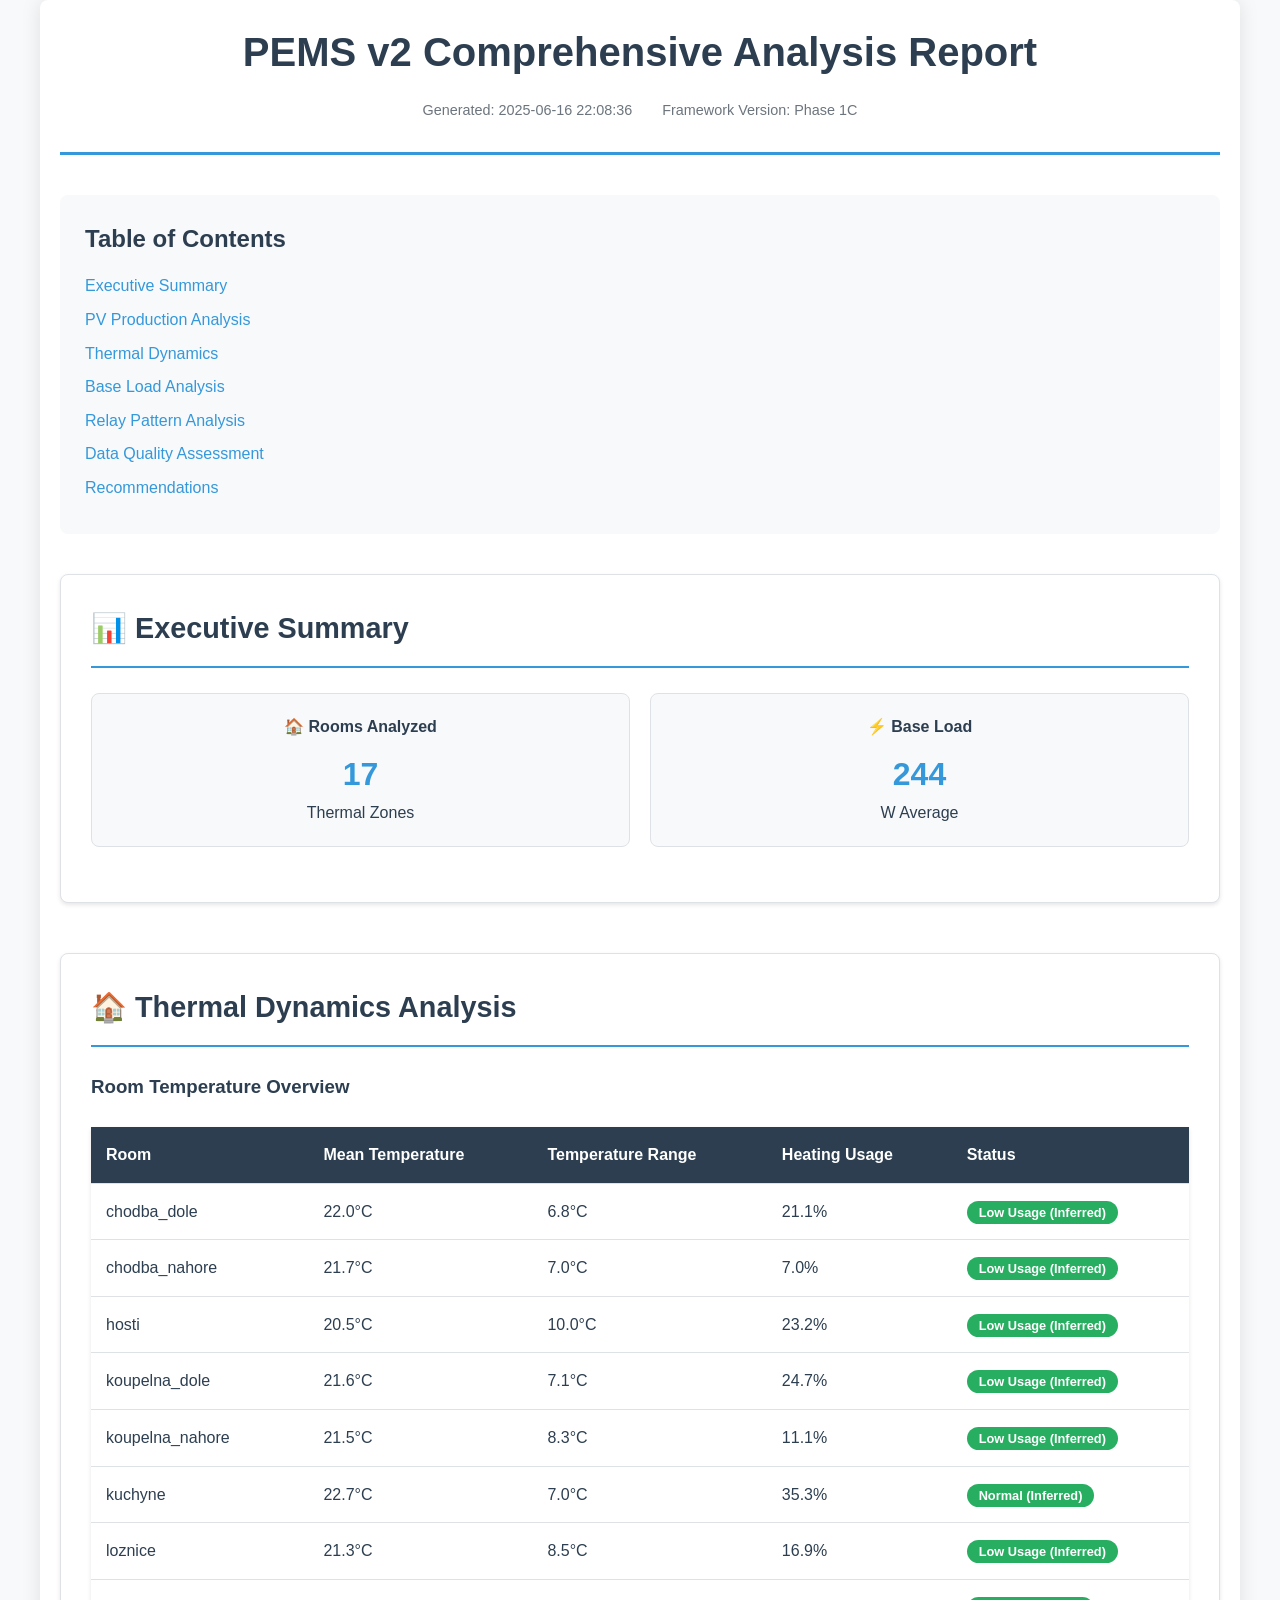
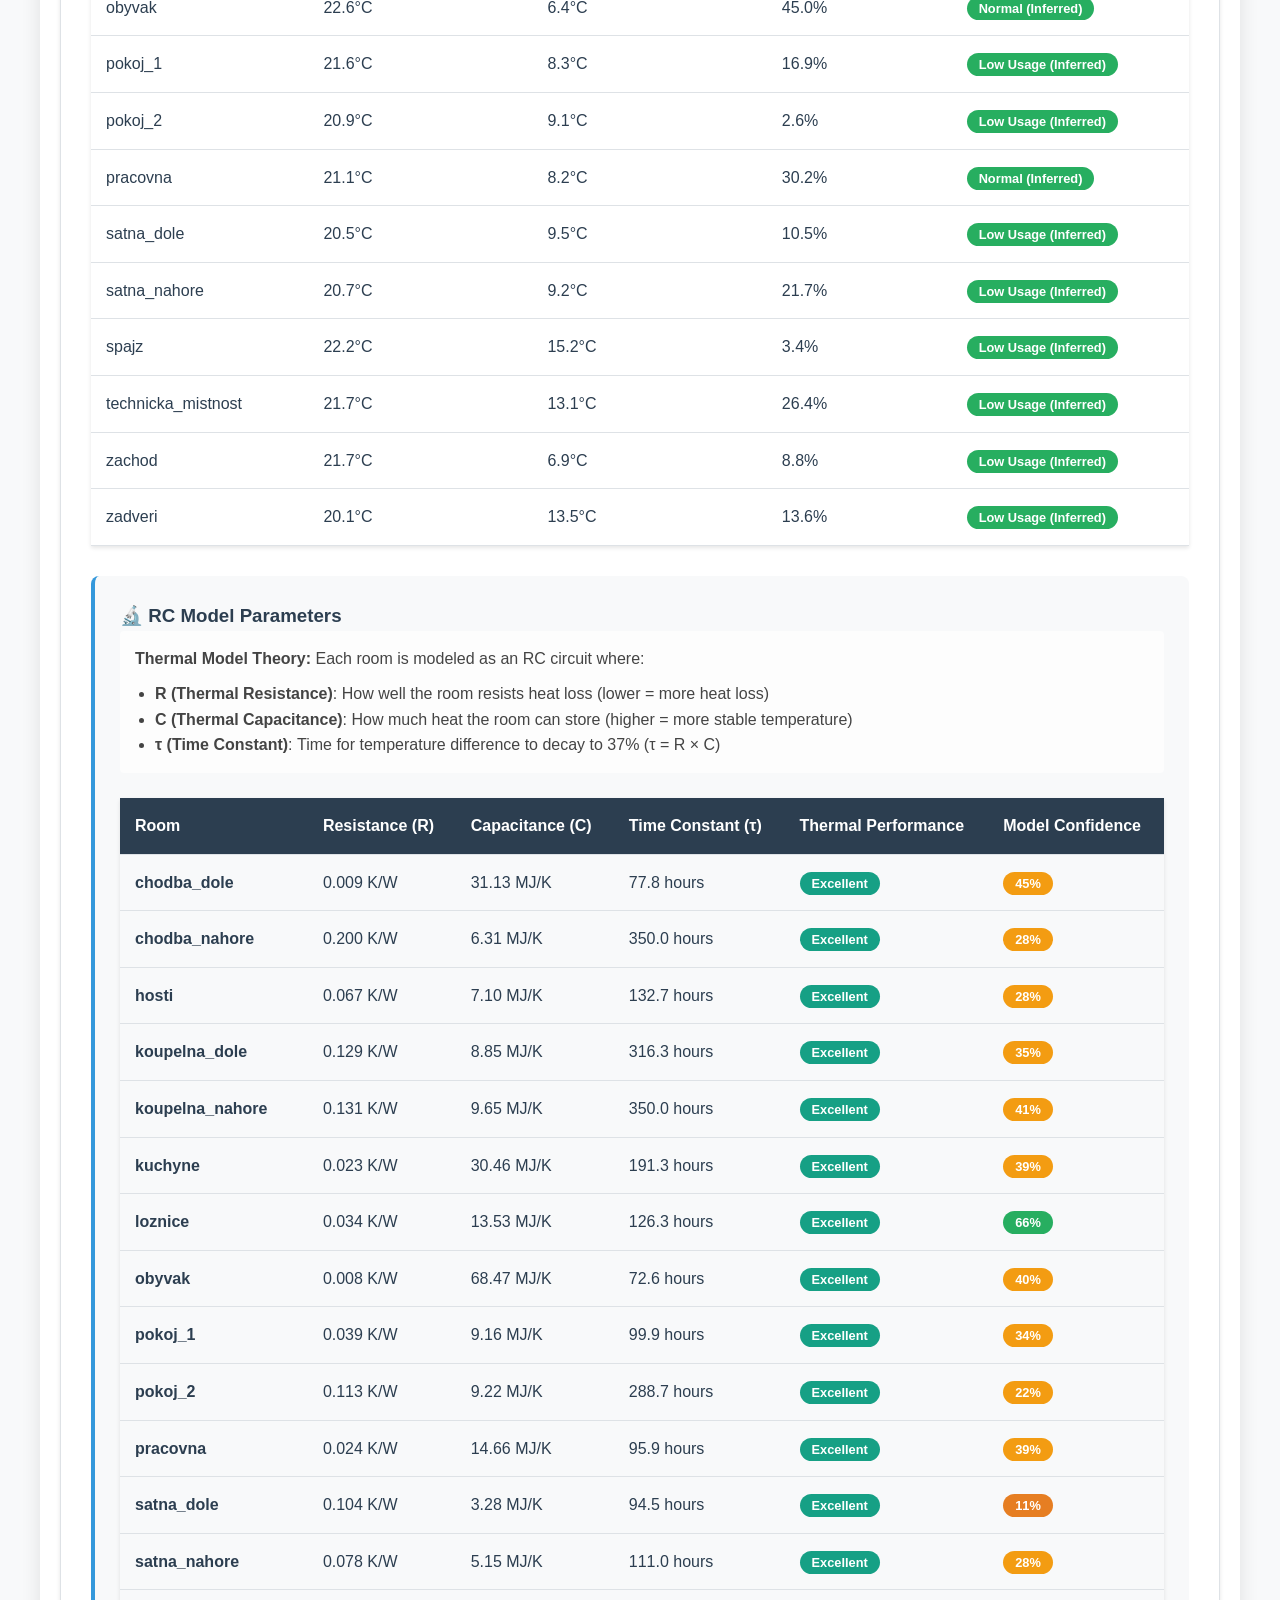
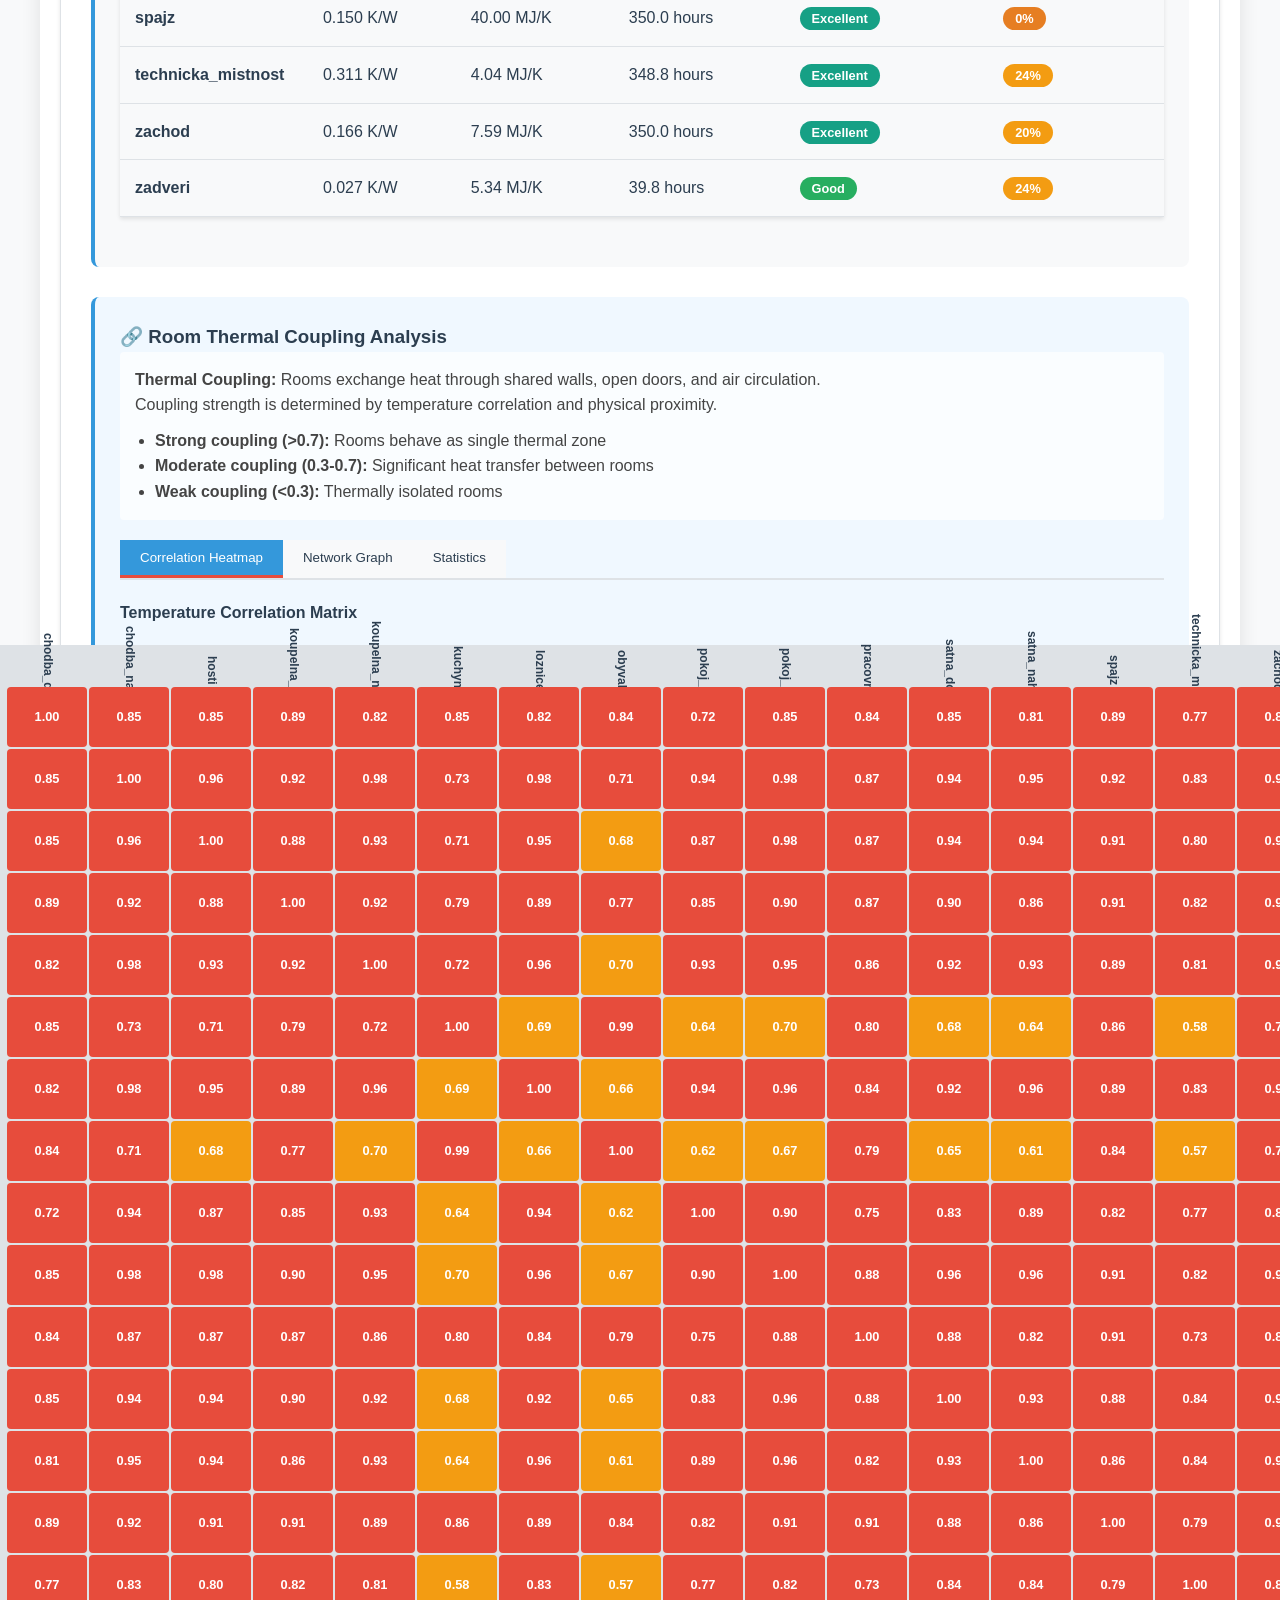
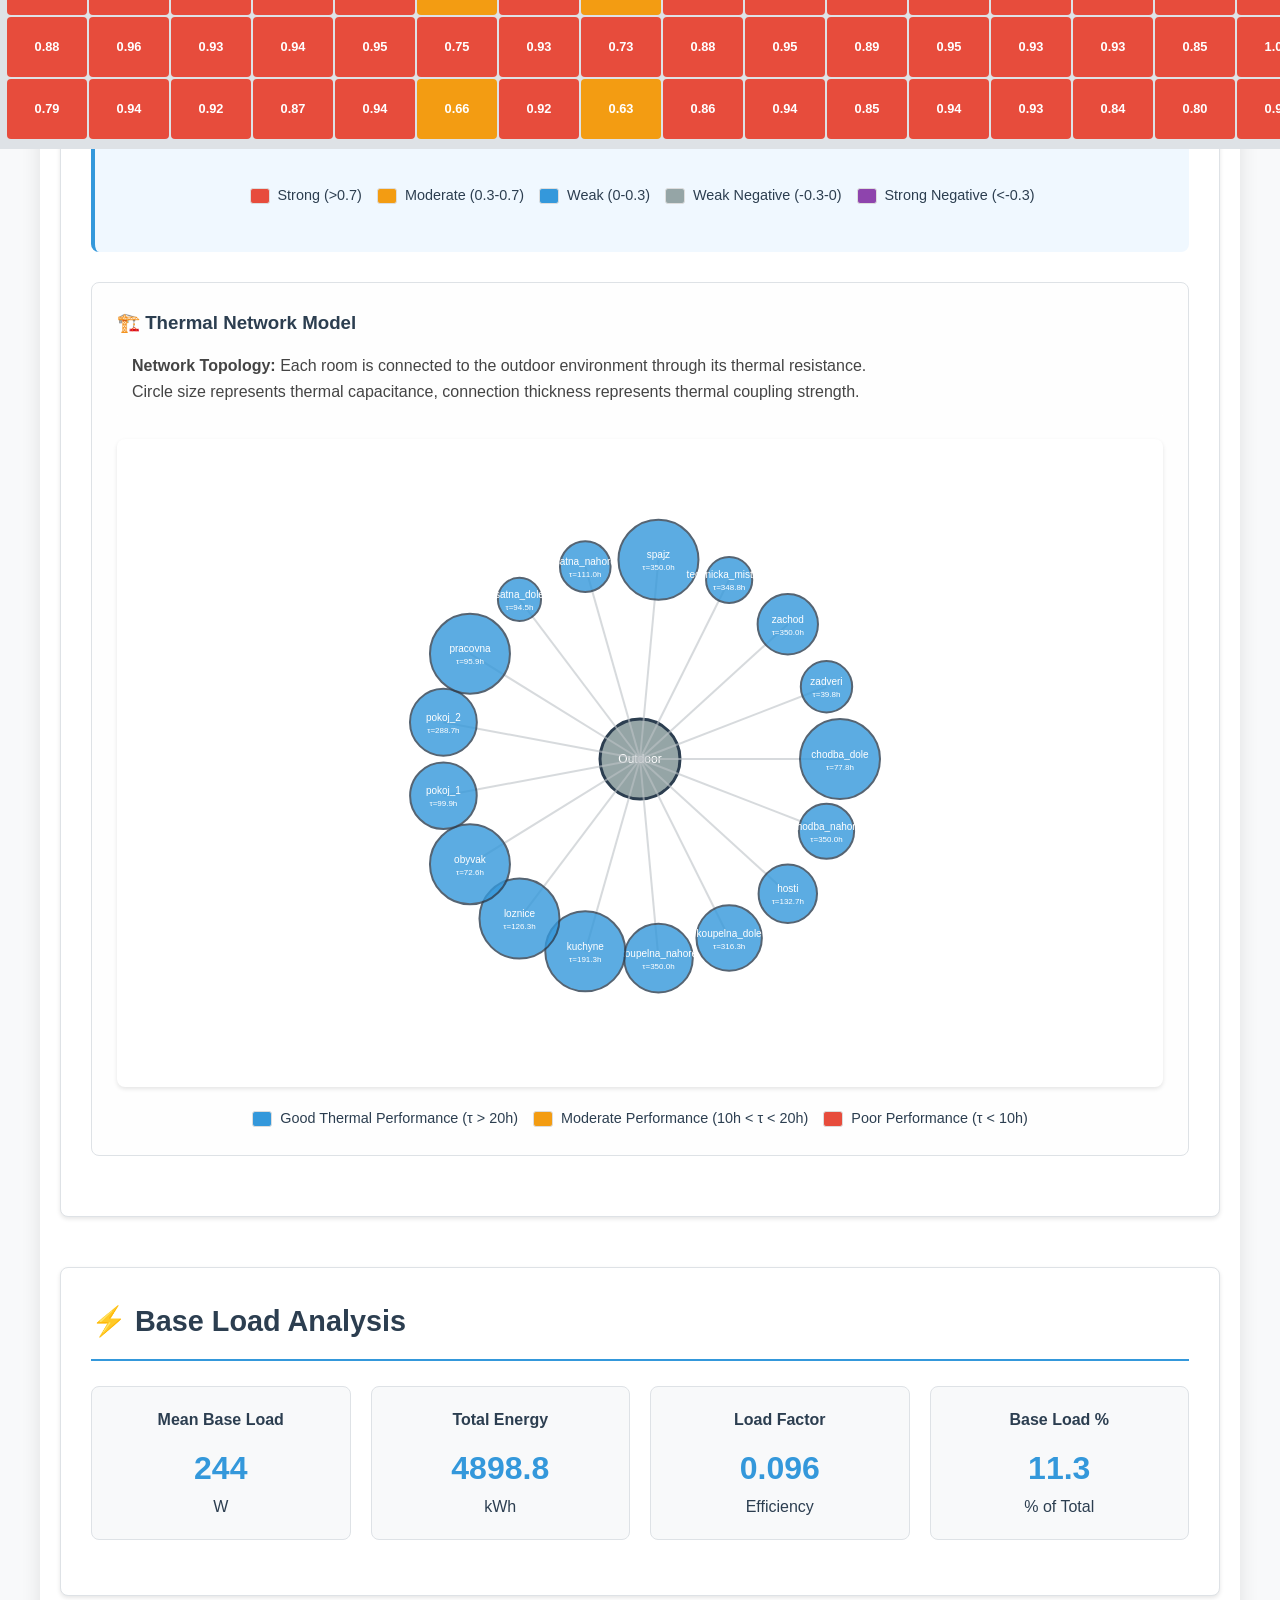
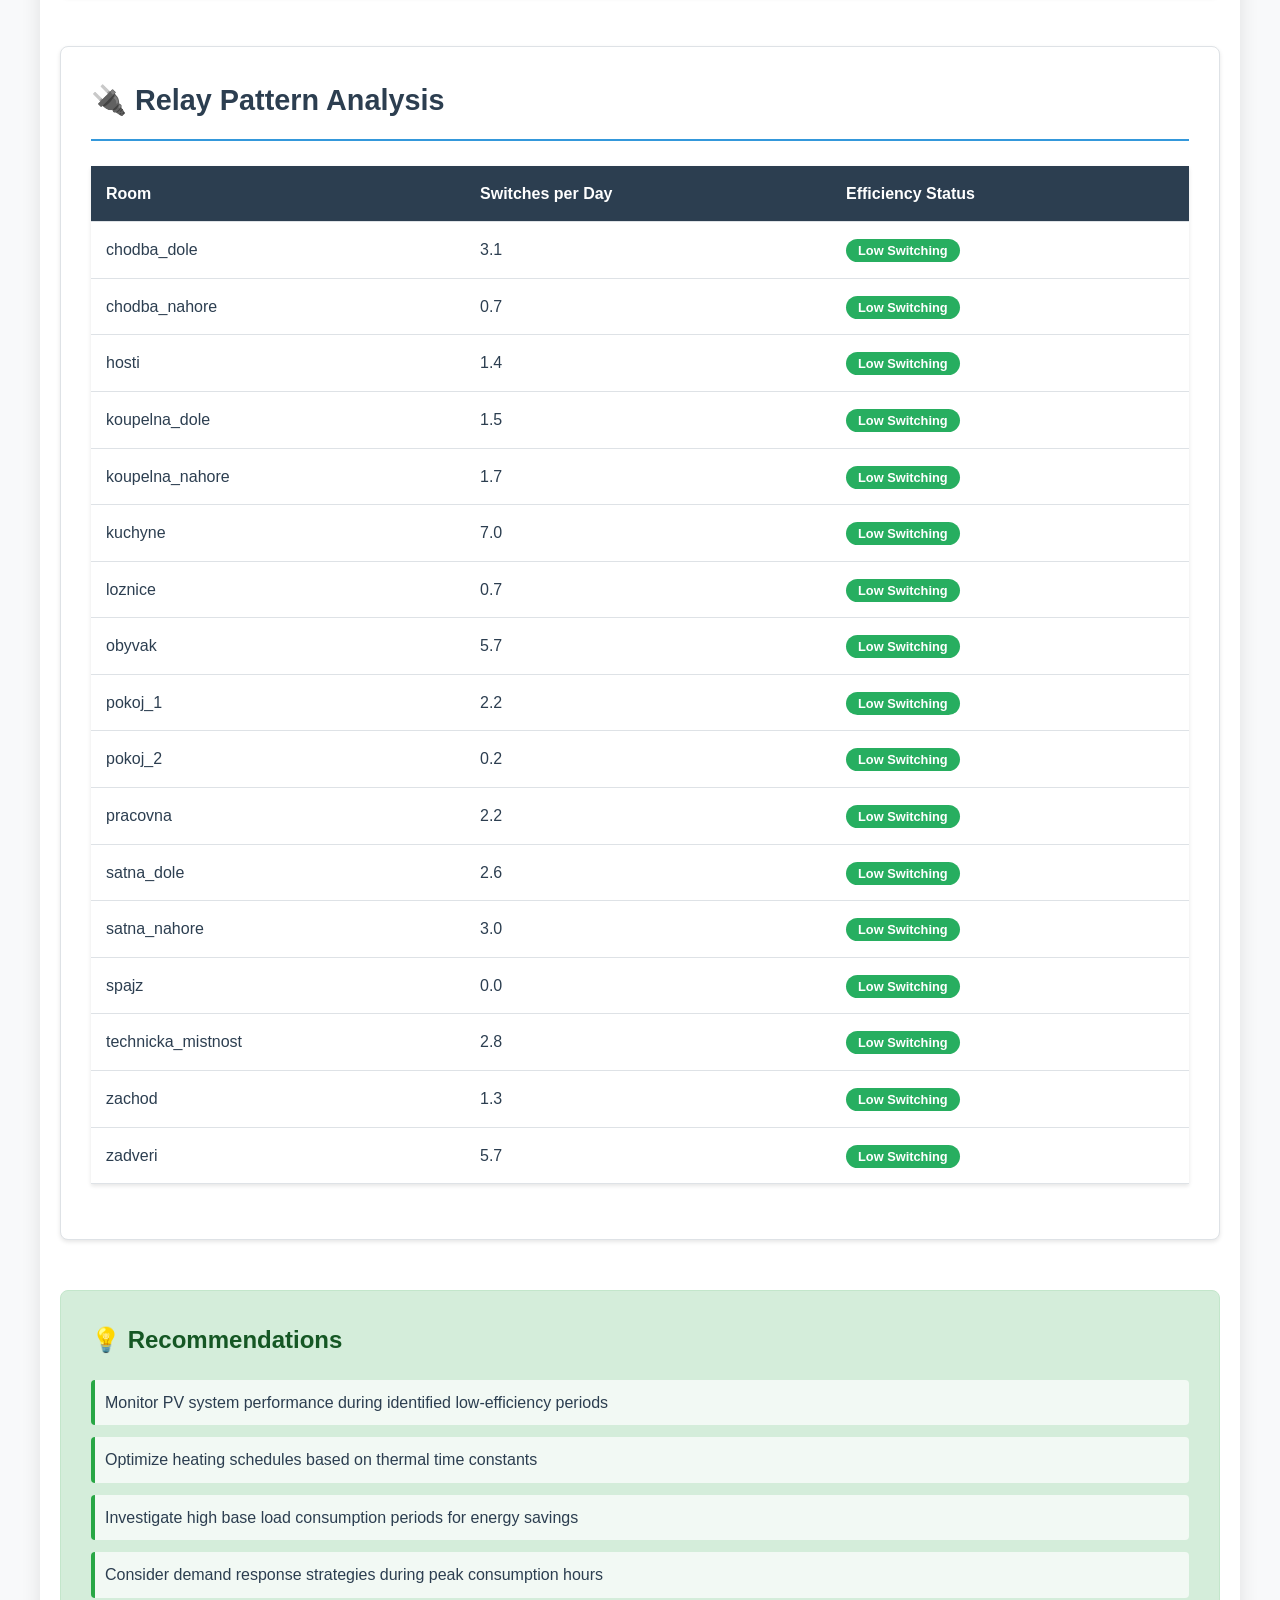
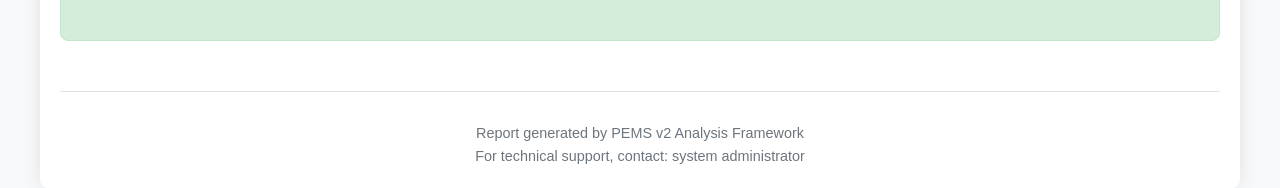
<file: pems_v2/analysis/reports/comprehensive_analysis_report.html>
<!DOCTYPE html>
        <html lang="en">
        <head>
            <meta charset="UTF-8">
            <meta name="viewport" content="width=device-width, initial-scale=1.0">
            <title>PEMS v2 Comprehensive Analysis Report</title>
            <style>
                
        :root {
            --primary-color: #2c3e50;
            --secondary-color: #3498db;
            --accent-color: #e74c3c;
            --success-color: #27ae60;
            --warning-color: #f39c12;
            --background-color: #f8f9fa;
            --card-background: #ffffff;
            --text-color: #2c3e50;
            --border-color: #dee2e6;
        }
        
        * {
            margin: 0;
            padding: 0;
            box-sizing: border-box;
        }
        
        body {
            font-family: -apple-system, BlinkMacSystemFont, 'Segoe UI', Roboto, 'Helvetica Neue', Arial, sans-serif;
            line-height: 1.6;
            color: var(--text-color);
            background-color: var(--background-color);
        }
        
        .container {
            max-width: 1200px;
            margin: 0 auto;
            padding: 20px;
            background: var(--card-background);
            box-shadow: 0 0 20px rgba(0,0,0,0.1);
            border-radius: 8px;
        }
        
        .report-header {
            text-align: center;
            margin-bottom: 40px;
            padding-bottom: 30px;
            border-bottom: 3px solid var(--secondary-color);
        }
        
        .report-header h1 {
            color: var(--primary-color);
            font-size: 2.5rem;
            margin-bottom: 15px;
        }
        
        .report-meta {
            display: flex;
            justify-content: center;
            gap: 30px;
            color: #6c757d;
            font-size: 0.9rem;
        }
        
        .table-of-contents {
            background: var(--background-color);
            padding: 25px;
            border-radius: 8px;
            margin-bottom: 40px;
        }
        
        .table-of-contents h2 {
            color: var(--primary-color);
            margin-bottom: 15px;
        }
        
        .table-of-contents ul {
            list-style: none;
        }
        
        .table-of-contents li {
            margin: 8px 0;
        }
        
        .table-of-contents a {
            color: var(--secondary-color);
            text-decoration: none;
            font-weight: 500;
        }
        
        .table-of-contents a:hover {
            text-decoration: underline;
        }
        
        .analysis-section {
            margin-bottom: 50px;
            padding: 30px;
            background: var(--card-background);
            border: 1px solid var(--border-color);
            border-radius: 8px;
            box-shadow: 0 2px 4px rgba(0,0,0,0.1);
        }
        
        .analysis-section h2 {
            color: var(--primary-color);
            margin-bottom: 25px;
            padding-bottom: 15px;
            border-bottom: 2px solid var(--secondary-color);
            font-size: 1.8rem;
        }
        
        .metrics-grid {
            display: grid;
            grid-template-columns: repeat(auto-fit, minmax(250px, 1fr));
            gap: 20px;
            margin: 25px 0;
        }
        
        .metric-card {
            background: var(--background-color);
            padding: 20px;
            border-radius: 8px;
            text-align: center;
            border: 1px solid var(--border-color);
        }
        
        .metric-card h4 {
            color: var(--primary-color);
            margin-bottom: 10px;
            font-size: 1rem;
        }
        
        .metric-value {
            font-size: 2rem;
            font-weight: bold;
            color: var(--secondary-color);
        }
        
        .data-table {
            width: 100%;
            border-collapse: collapse;
            margin: 25px 0;
            box-shadow: 0 2px 4px rgba(0,0,0,0.1);
        }
        
        .data-table th,
        .data-table td {
            padding: 15px;
            text-align: left;
            border-bottom: 1px solid var(--border-color);
        }
        
        .data-table th {
            background: var(--primary-color);
            color: white;
            font-weight: 600;
        }
        
        .data-table tr:hover {
            background: var(--background-color);
        }
        
        .status-badge {
            padding: 4px 12px;
            border-radius: 20px;
            font-size: 0.8rem;
            font-weight: 600;
        }
        
        .status-good {
            background: var(--success-color);
            color: white;
        }
        
        .status-warning {
            background: var(--warning-color);
            color: white;
        }
        
        .status-error {
            background: var(--accent-color);
            color: white;
        }
        
        .status-excellent {
            background: #16a085;
            color: white;
        }
        
        .status-poor {
            background: #e67e22;
            color: white;
        }
        
        .status-unknown {
            background: #95a5a6;
            color: white;
        }
        
        .rc-model-analysis {
            margin: 30px 0;
            padding: 25px;
            background: #f8f9fa;
            border-radius: 8px;
            border-left: 4px solid var(--secondary-color);
        }
        
        .room-coupling-analysis {
            margin: 30px 0;
            padding: 25px;
            background: #f0f8ff;
            border-radius: 8px;
            border-left: 4px solid #3498db;
        }
        
        .thermal-network {
            margin: 30px 0;
            padding: 25px;
            background: #fefefe;
            border-radius: 8px;
            border: 1px solid var(--border-color);
        }
        
        .model-explanation,
        .coupling-explanation,
        .network-explanation {
            margin-bottom: 20px;
            padding: 15px;
            background: rgba(255,255,255,0.7);
            border-radius: 4px;
            color: #444;
        }
        
        .model-explanation ul,
        .coupling-explanation ul {
            margin-left: 20px;
            margin-top: 10px;
        }
        
        .network-diagram {
            text-align: center;
            margin: 20px 0;
            padding: 20px;
            background: white;
            border-radius: 8px;
            box-shadow: 0 2px 4px rgba(0,0,0,0.1);
        }
        
        .network-legend {
            display: flex;
            justify-content: center;
            flex-wrap: wrap;
            gap: 15px;
            margin-top: 15px;
        }
        
        .legend-item {
            display: flex;
            align-items: center;
            font-size: 0.9rem;
        }
        
        .legend-color {
            width: 16px;
            height: 16px;
            border-radius: 50%;
            margin-right: 8px;
            border: 1px solid #ddd;
        }
        
        .recommendations-section {
            background: #d4edda;
            border: 1px solid #c3e6cb;
            padding: 30px;
            border-radius: 8px;
            margin: 40px 0;
        }
        
        .recommendations-section h2 {
            color: #155724;
            margin-bottom: 20px;
        }
        
        .recommendations-list {
            list-style: none;
        }
        
        .recommendations-list li {
            margin: 12px 0;
            padding: 10px;
            background: rgba(255,255,255,0.7);
            border-radius: 4px;
            border-left: 4px solid #28a745;
        }
        
        .report-footer {
            text-align: center;
            margin-top: 50px;
            padding-top: 30px;
            border-top: 1px solid var(--border-color);
            color: #6c757d;
            font-size: 0.9rem;
        }
        
        /* Room Coupling Visualization Styles */
        .coupling-visualizations {
            margin-top: 20px;
        }
        
        .visualization-tabs {
            display: flex;
            border-bottom: 2px solid var(--border-color);
            margin-bottom: 20px;
        }
        
        .tab-button {
            padding: 10px 20px;
            border: none;
            background: var(--background-color);
            color: var(--text-color);
            cursor: pointer;
            border-bottom: 3px solid transparent;
            transition: all 0.3s ease;
        }
        
        .tab-button:hover {
            background: var(--border-color);
        }
        
        .tab-button.active {
            background: var(--secondary-color);
            color: white;
            border-bottom-color: var(--accent-color);
        }
        
        .tab-content {
            display: none;
        }
        
        .tab-content.active {
            display: block;
        }
        
        /* Correlation Heatmap Styles */
        .correlation-heatmap {
            margin: 20px 0;
        }
        
        .heatmap-container {
            display: flex;
            flex-direction: column;
            align-items: center;
        }
        
        .heatmap-grid {
            display: grid;
            gap: 2px;
            margin: 20px 0;
            background: var(--border-color);
            padding: 10px;
            border-radius: 8px;
        }
        
        .heatmap-cell {
            background: var(--card-background);
            display: flex;
            align-items: center;
            justify-content: center;
            font-size: 0.8rem;
            font-weight: bold;
            border-radius: 4px;
            cursor: pointer;
            transition: transform 0.2s ease;
        }
        
        .heatmap-cell:hover {
            transform: scale(1.1);
            z-index: 10;
        }
        
        .heatmap-label {
            display: flex;
            align-items: center;
            justify-content: center;
            font-size: 0.75rem;
            font-weight: bold;
            color: var(--text-color);
        }
        
        .row-label {
            justify-content: flex-end;
            padding-right: 10px;
        }
        
        .col-label {
            writing-mode: vertical-lr;
            text-orientation: mixed;
        }
        
        .correlation-strong { background: #e74c3c; color: white; }
        .correlation-moderate { background: #f39c12; color: white; }
        .correlation-weak { background: #3498db; color: white; }
        .correlation-weak-negative { background: #95a5a6; color: white; }
        .correlation-strong-negative { background: #8e44ad; color: white; }
        
        .heatmap-legend {
            display: flex;
            flex-wrap: wrap;
            gap: 15px;
            justify-content: center;
            margin-top: 15px;
        }
        
        .legend-color {
            width: 20px;
            height: 16px;
            border-radius: 3px;
            margin-right: 8px;
        }
        
        /* Network Graph Styles */
        .network-graph {
            margin: 20px 0;
        }
        
        .network-container {
            display: flex;
            flex-direction: column;
            align-items: center;
        }
        
        .network-legend .legend-line {
            width: 30px;
            height: 3px;
            margin-right: 8px;
            display: inline-block;
        }
        
        .legend-line.strong { background: #e74c3c; height: 6px; }
        .legend-line.moderate { background: #f39c12; height: 4px; }
        .legend-line.weak { background: #95a5a6; height: 2px; }
        
        /* Network Controls */
        .network-controls {
            margin: 10px 0;
            text-align: center;
        }
        
        .toggle-container {
            display: inline-flex;
            align-items: center;
            cursor: pointer;
            font-size: 0.9rem;
        }
        
        .toggle-container input[type="checkbox"] {
            margin-right: 8px;
        }
        
        .correlation-label {
            transition: opacity 0.3s ease;
        }
        
        .correlation-label.hidden {
            opacity: 0;
        }
        
        /* Coupling Statistics Styles */
        .coupling-statistics {
            margin: 20px 0;
        }
        
        .coupling-badge {
            padding: 4px 8px;
            border-radius: 12px;
            font-size: 0.8rem;
            font-weight: 600;
        }
        
        .coupling-strong {
            background: #e74c3c;
            color: white;
        }
        
        .coupling-moderate {
            background: #f39c12;
            color: white;
        }
        
        .coupling-weak {
            background: #95a5a6;
            color: white;
        }
        
        @media (max-width: 768px) {
            .container {
                padding: 15px;
            }
            
            .report-header h1 {
                font-size: 2rem;
            }
            
            .report-meta {
                flex-direction: column;
                gap: 10px;
            }
            
            .metrics-grid {
                grid-template-columns: 1fr;
            }
            
            .network-legend {
                flex-direction: column;
                align-items: center;
            }
            
            .visualization-tabs {
                flex-direction: column;
            }
            
            .heatmap-grid {
                font-size: 0.7rem;
            }
            
            .heatmap-legend {
                flex-direction: column;
                align-items: center;
            }
        }
        
            </style>
        </head>
        <body>
            <div class="container">
                <header class="report-header">
                    <h1>PEMS v2 Comprehensive Analysis Report</h1>
                    <div class="report-meta">
                        <span class="timestamp">Generated: 2025-06-16 22:08:36</span>
                        <span class="version">Framework Version: Phase 1C</span>
                    </div>
                </header>
                
                <nav class="table-of-contents">
                    <h2>Table of Contents</h2>
                    <ul>
                        <li><a href="#executive-summary">Executive Summary</a></li>
                        <li><a href="#pv-analysis">PV Production Analysis</a></li>
                        <li><a href="#thermal-analysis">Thermal Dynamics</a></li>
                        <li><a href="#base-load-analysis">Base Load Analysis</a></li>
                        <li><a href="#relay-analysis">Relay Pattern Analysis</a></li>
                        <li><a href="#data-quality">Data Quality Assessment</a></li>
                        <li><a href="#recommendations">Recommendations</a></li>
                    </ul>
                </nav>
                
                
        <section id="executive-summary" class="analysis-section">
            <h2>📊 Executive Summary</h2>
            <div class="metrics-grid">
                
                <div class="metric-card">
                    <h4>🏠 Rooms Analyzed</h4>
                    <div class="metric-value">17</div>
                    <div>Thermal Zones</div>
                </div>
            
                <div class="metric-card">
                    <h4>⚡ Base Load</h4>
                    <div class="metric-value">244</div>
                    <div>W Average</div>
                </div>
            
            </div>
        </section>
        
                
        <section id="thermal-analysis" class="analysis-section">
            <h2>🏠 Thermal Dynamics Analysis</h2>
            
            <div class="thermal-overview">
                <h3>Room Temperature Overview</h3>
                <table class="data-table">
                    <thead>
                        <tr>
                            <th>Room</th>
                            <th>Mean Temperature</th>
                            <th>Temperature Range</th>
                            <th>Heating Usage</th>
                            <th>Status</th>
                        </tr>
                    </thead>
                    <tbody>
                        
                    <tr>
                        <td>chodba_dole</td>
                        <td>22.0°C</td>
                        <td>6.8°C</td>
                        <td>21.1%</td>
                        <td><span class="status-badge status-good">Low Usage (Inferred)</span></td>
                    </tr>
                
                    <tr>
                        <td>chodba_nahore</td>
                        <td>21.7°C</td>
                        <td>7.0°C</td>
                        <td>7.0%</td>
                        <td><span class="status-badge status-good">Low Usage (Inferred)</span></td>
                    </tr>
                
                    <tr>
                        <td>hosti</td>
                        <td>20.5°C</td>
                        <td>10.0°C</td>
                        <td>23.2%</td>
                        <td><span class="status-badge status-good">Low Usage (Inferred)</span></td>
                    </tr>
                
                    <tr>
                        <td>koupelna_dole</td>
                        <td>21.6°C</td>
                        <td>7.1°C</td>
                        <td>24.7%</td>
                        <td><span class="status-badge status-good">Low Usage (Inferred)</span></td>
                    </tr>
                
                    <tr>
                        <td>koupelna_nahore</td>
                        <td>21.5°C</td>
                        <td>8.3°C</td>
                        <td>11.1%</td>
                        <td><span class="status-badge status-good">Low Usage (Inferred)</span></td>
                    </tr>
                
                    <tr>
                        <td>kuchyne</td>
                        <td>22.7°C</td>
                        <td>7.0°C</td>
                        <td>35.3%</td>
                        <td><span class="status-badge status-good">Normal (Inferred)</span></td>
                    </tr>
                
                    <tr>
                        <td>loznice</td>
                        <td>21.3°C</td>
                        <td>8.5°C</td>
                        <td>16.9%</td>
                        <td><span class="status-badge status-good">Low Usage (Inferred)</span></td>
                    </tr>
                
                    <tr>
                        <td>obyvak</td>
                        <td>22.6°C</td>
                        <td>6.4°C</td>
                        <td>45.0%</td>
                        <td><span class="status-badge status-good">Normal (Inferred)</span></td>
                    </tr>
                
                    <tr>
                        <td>pokoj_1</td>
                        <td>21.6°C</td>
                        <td>8.3°C</td>
                        <td>16.9%</td>
                        <td><span class="status-badge status-good">Low Usage (Inferred)</span></td>
                    </tr>
                
                    <tr>
                        <td>pokoj_2</td>
                        <td>20.9°C</td>
                        <td>9.1°C</td>
                        <td>2.6%</td>
                        <td><span class="status-badge status-good">Low Usage (Inferred)</span></td>
                    </tr>
                
                    <tr>
                        <td>pracovna</td>
                        <td>21.1°C</td>
                        <td>8.2°C</td>
                        <td>30.2%</td>
                        <td><span class="status-badge status-good">Normal (Inferred)</span></td>
                    </tr>
                
                    <tr>
                        <td>satna_dole</td>
                        <td>20.5°C</td>
                        <td>9.5°C</td>
                        <td>10.5%</td>
                        <td><span class="status-badge status-good">Low Usage (Inferred)</span></td>
                    </tr>
                
                    <tr>
                        <td>satna_nahore</td>
                        <td>20.7°C</td>
                        <td>9.2°C</td>
                        <td>21.7%</td>
                        <td><span class="status-badge status-good">Low Usage (Inferred)</span></td>
                    </tr>
                
                    <tr>
                        <td>spajz</td>
                        <td>22.2°C</td>
                        <td>15.2°C</td>
                        <td>3.4%</td>
                        <td><span class="status-badge status-good">Low Usage (Inferred)</span></td>
                    </tr>
                
                    <tr>
                        <td>technicka_mistnost</td>
                        <td>21.7°C</td>
                        <td>13.1°C</td>
                        <td>26.4%</td>
                        <td><span class="status-badge status-good">Low Usage (Inferred)</span></td>
                    </tr>
                
                    <tr>
                        <td>zachod</td>
                        <td>21.7°C</td>
                        <td>6.9°C</td>
                        <td>8.8%</td>
                        <td><span class="status-badge status-good">Low Usage (Inferred)</span></td>
                    </tr>
                
                    <tr>
                        <td>zadveri</td>
                        <td>20.1°C</td>
                        <td>13.5°C</td>
                        <td>13.6%</td>
                        <td><span class="status-badge status-good">Low Usage (Inferred)</span></td>
                    </tr>
                
                    </tbody>
                </table>
            </div>

            
        <div class="rc-model-analysis">
            <h3>🔬 RC Model Parameters</h3>
            <div class="model-explanation">
                <p><strong>Thermal Model Theory:</strong> Each room is modeled as an RC circuit where:</p>
                <ul>
                    <li><strong>R (Thermal Resistance)</strong>: How well the room resists heat loss (lower = more heat loss)</li>
                    <li><strong>C (Thermal Capacitance)</strong>: How much heat the room can store (higher = more stable temperature)</li>
                    <li><strong>τ (Time Constant)</strong>: Time for temperature difference to decay to 37% (τ = R × C)</li>
                </ul>
            </div>
            <table class="data-table">
                <thead>
                    <tr>
                        <th>Room</th>
                        <th>Resistance (R)</th>
                        <th>Capacitance (C)</th>
                        <th>Time Constant (τ)</th>
                        <th>Thermal Performance</th>
                        <th>Model Confidence</th>
                    </tr>
                </thead>
                <tbody>
                    
                <tr>
                    <td><strong>chodba_dole</strong></td>
                    <td>0.009 K/W</td>
                    <td>31.13 MJ/K</td>
                    <td>77.8 hours</td>
                    <td><span class="status-badge status-excellent">Excellent</span></td>
                    <td><span class="status-badge status-warning">45%</span></td>
                </tr>
            
                <tr>
                    <td><strong>chodba_nahore</strong></td>
                    <td>0.200 K/W</td>
                    <td>6.31 MJ/K</td>
                    <td>350.0 hours</td>
                    <td><span class="status-badge status-excellent">Excellent</span></td>
                    <td><span class="status-badge status-warning">28%</span></td>
                </tr>
            
                <tr>
                    <td><strong>hosti</strong></td>
                    <td>0.067 K/W</td>
                    <td>7.10 MJ/K</td>
                    <td>132.7 hours</td>
                    <td><span class="status-badge status-excellent">Excellent</span></td>
                    <td><span class="status-badge status-warning">28%</span></td>
                </tr>
            
                <tr>
                    <td><strong>koupelna_dole</strong></td>
                    <td>0.129 K/W</td>
                    <td>8.85 MJ/K</td>
                    <td>316.3 hours</td>
                    <td><span class="status-badge status-excellent">Excellent</span></td>
                    <td><span class="status-badge status-warning">35%</span></td>
                </tr>
            
                <tr>
                    <td><strong>koupelna_nahore</strong></td>
                    <td>0.131 K/W</td>
                    <td>9.65 MJ/K</td>
                    <td>350.0 hours</td>
                    <td><span class="status-badge status-excellent">Excellent</span></td>
                    <td><span class="status-badge status-warning">41%</span></td>
                </tr>
            
                <tr>
                    <td><strong>kuchyne</strong></td>
                    <td>0.023 K/W</td>
                    <td>30.46 MJ/K</td>
                    <td>191.3 hours</td>
                    <td><span class="status-badge status-excellent">Excellent</span></td>
                    <td><span class="status-badge status-warning">39%</span></td>
                </tr>
            
                <tr>
                    <td><strong>loznice</strong></td>
                    <td>0.034 K/W</td>
                    <td>13.53 MJ/K</td>
                    <td>126.3 hours</td>
                    <td><span class="status-badge status-excellent">Excellent</span></td>
                    <td><span class="status-badge status-good">66%</span></td>
                </tr>
            
                <tr>
                    <td><strong>obyvak</strong></td>
                    <td>0.008 K/W</td>
                    <td>68.47 MJ/K</td>
                    <td>72.6 hours</td>
                    <td><span class="status-badge status-excellent">Excellent</span></td>
                    <td><span class="status-badge status-warning">40%</span></td>
                </tr>
            
                <tr>
                    <td><strong>pokoj_1</strong></td>
                    <td>0.039 K/W</td>
                    <td>9.16 MJ/K</td>
                    <td>99.9 hours</td>
                    <td><span class="status-badge status-excellent">Excellent</span></td>
                    <td><span class="status-badge status-warning">34%</span></td>
                </tr>
            
                <tr>
                    <td><strong>pokoj_2</strong></td>
                    <td>0.113 K/W</td>
                    <td>9.22 MJ/K</td>
                    <td>288.7 hours</td>
                    <td><span class="status-badge status-excellent">Excellent</span></td>
                    <td><span class="status-badge status-warning">22%</span></td>
                </tr>
            
                <tr>
                    <td><strong>pracovna</strong></td>
                    <td>0.024 K/W</td>
                    <td>14.66 MJ/K</td>
                    <td>95.9 hours</td>
                    <td><span class="status-badge status-excellent">Excellent</span></td>
                    <td><span class="status-badge status-warning">39%</span></td>
                </tr>
            
                <tr>
                    <td><strong>satna_dole</strong></td>
                    <td>0.104 K/W</td>
                    <td>3.28 MJ/K</td>
                    <td>94.5 hours</td>
                    <td><span class="status-badge status-excellent">Excellent</span></td>
                    <td><span class="status-badge status-poor">11%</span></td>
                </tr>
            
                <tr>
                    <td><strong>satna_nahore</strong></td>
                    <td>0.078 K/W</td>
                    <td>5.15 MJ/K</td>
                    <td>111.0 hours</td>
                    <td><span class="status-badge status-excellent">Excellent</span></td>
                    <td><span class="status-badge status-warning">28%</span></td>
                </tr>
            
                <tr>
                    <td><strong>spajz</strong></td>
                    <td>0.150 K/W</td>
                    <td>40.00 MJ/K</td>
                    <td>350.0 hours</td>
                    <td><span class="status-badge status-excellent">Excellent</span></td>
                    <td><span class="status-badge status-poor">0%</span></td>
                </tr>
            
                <tr>
                    <td><strong>technicka_mistnost</strong></td>
                    <td>0.311 K/W</td>
                    <td>4.04 MJ/K</td>
                    <td>348.8 hours</td>
                    <td><span class="status-badge status-excellent">Excellent</span></td>
                    <td><span class="status-badge status-warning">24%</span></td>
                </tr>
            
                <tr>
                    <td><strong>zachod</strong></td>
                    <td>0.166 K/W</td>
                    <td>7.59 MJ/K</td>
                    <td>350.0 hours</td>
                    <td><span class="status-badge status-excellent">Excellent</span></td>
                    <td><span class="status-badge status-warning">20%</span></td>
                </tr>
            
                <tr>
                    <td><strong>zadveri</strong></td>
                    <td>0.027 K/W</td>
                    <td>5.34 MJ/K</td>
                    <td>39.8 hours</td>
                    <td><span class="status-badge status-good">Good</span></td>
                    <td><span class="status-badge status-warning">24%</span></td>
                </tr>
            
                </tbody>
            </table>
        </div>
        
            
            <div class="room-coupling-analysis">
                <h3>🔗 Room Thermal Coupling Analysis</h3>
                <div class="coupling-explanation">
                    <p><strong>Thermal Coupling:</strong> Rooms exchange heat through shared walls, open doors, and air circulation.</p>
                    <p>Coupling strength is determined by temperature correlation and physical proximity.</p>
                    <ul>
                        <li><strong>Strong coupling (>0.7):</strong> Rooms behave as single thermal zone</li>
                        <li><strong>Moderate coupling (0.3-0.7):</strong> Significant heat transfer between rooms</li>
                        <li><strong>Weak coupling (<0.3):</strong> Thermally isolated rooms</li>
                    </ul>
                </div>
                
                <div class="coupling-visualizations">
                    <div class="visualization-tabs">
                        <button class="tab-button active" onclick="showTab('heatmap')">Correlation Heatmap</button>
                        <button class="tab-button" onclick="showTab('network')">Network Graph</button>
                        <button class="tab-button" onclick="showTab('statistics')">Statistics</button>
                    </div>
                    
                    <div id="heatmap-tab" class="tab-content active">
                        
        <div class="correlation-heatmap">
            <h4>Temperature Correlation Matrix</h4>
            <div class="heatmap-container">
                <div class="heatmap-grid" style="grid-template-columns: 120px repeat(17, 80px); grid-template-rows: 30px repeat(17, 60px);">
                    <div class="heatmap-label row-label" style="grid-column: 1; grid-row: 2;">chodba_dole</div><div class="heatmap-label row-label" style="grid-column: 1; grid-row: 3;">chodba_nahore</div><div class="heatmap-label row-label" style="grid-column: 1; grid-row: 4;">hosti</div><div class="heatmap-label row-label" style="grid-column: 1; grid-row: 5;">koupelna_dole</div><div class="heatmap-label row-label" style="grid-column: 1; grid-row: 6;">koupelna_nahore</div><div class="heatmap-label row-label" style="grid-column: 1; grid-row: 7;">kuchyne</div><div class="heatmap-label row-label" style="grid-column: 1; grid-row: 8;">loznice</div><div class="heatmap-label row-label" style="grid-column: 1; grid-row: 9;">obyvak</div><div class="heatmap-label row-label" style="grid-column: 1; grid-row: 10;">pokoj_1</div><div class="heatmap-label row-label" style="grid-column: 1; grid-row: 11;">pokoj_2</div><div class="heatmap-label row-label" style="grid-column: 1; grid-row: 12;">pracovna</div><div class="heatmap-label row-label" style="grid-column: 1; grid-row: 13;">satna_dole</div><div class="heatmap-label row-label" style="grid-column: 1; grid-row: 14;">satna_nahore</div><div class="heatmap-label row-label" style="grid-column: 1; grid-row: 15;">spajz</div><div class="heatmap-label row-label" style="grid-column: 1; grid-row: 16;">technicka_mistnost</div><div class="heatmap-label row-label" style="grid-column: 1; grid-row: 17;">zachod</div><div class="heatmap-label row-label" style="grid-column: 1; grid-row: 18;">zadveri</div>
                    <div class="heatmap-label col-label" style="grid-column: 2; grid-row: 1;">chodba_dole</div><div class="heatmap-label col-label" style="grid-column: 3; grid-row: 1;">chodba_nahore</div><div class="heatmap-label col-label" style="grid-column: 4; grid-row: 1;">hosti</div><div class="heatmap-label col-label" style="grid-column: 5; grid-row: 1;">koupelna_dole</div><div class="heatmap-label col-label" style="grid-column: 6; grid-row: 1;">koupelna_nahore</div><div class="heatmap-label col-label" style="grid-column: 7; grid-row: 1;">kuchyne</div><div class="heatmap-label col-label" style="grid-column: 8; grid-row: 1;">loznice</div><div class="heatmap-label col-label" style="grid-column: 9; grid-row: 1;">obyvak</div><div class="heatmap-label col-label" style="grid-column: 10; grid-row: 1;">pokoj_1</div><div class="heatmap-label col-label" style="grid-column: 11; grid-row: 1;">pokoj_2</div><div class="heatmap-label col-label" style="grid-column: 12; grid-row: 1;">pracovna</div><div class="heatmap-label col-label" style="grid-column: 13; grid-row: 1;">satna_dole</div><div class="heatmap-label col-label" style="grid-column: 14; grid-row: 1;">satna_nahore</div><div class="heatmap-label col-label" style="grid-column: 15; grid-row: 1;">spajz</div><div class="heatmap-label col-label" style="grid-column: 16; grid-row: 1;">technicka_mistnost</div><div class="heatmap-label col-label" style="grid-column: 17; grid-row: 1;">zachod</div><div class="heatmap-label col-label" style="grid-column: 18; grid-row: 1;">zadveri</div>
                    
                        <div class="heatmap-cell correlation-strong" 
                             style="grid-column: 2; grid-row: 2;"
                             title="chodba_dole ↔ chodba_dole: 1.000">
                            1.00
                        </div>
                        
                        <div class="heatmap-cell correlation-strong" 
                             style="grid-column: 3; grid-row: 2;"
                             title="chodba_dole ↔ chodba_nahore: 0.849">
                            0.85
                        </div>
                        
                        <div class="heatmap-cell correlation-strong" 
                             style="grid-column: 4; grid-row: 2;"
                             title="chodba_dole ↔ hosti: 0.847">
                            0.85
                        </div>
                        
                        <div class="heatmap-cell correlation-strong" 
                             style="grid-column: 5; grid-row: 2;"
                             title="chodba_dole ↔ koupelna_dole: 0.894">
                            0.89
                        </div>
                        
                        <div class="heatmap-cell correlation-strong" 
                             style="grid-column: 6; grid-row: 2;"
                             title="chodba_dole ↔ koupelna_nahore: 0.818">
                            0.82
                        </div>
                        
                        <div class="heatmap-cell correlation-strong" 
                             style="grid-column: 7; grid-row: 2;"
                             title="chodba_dole ↔ kuchyne: 0.850">
                            0.85
                        </div>
                        
                        <div class="heatmap-cell correlation-strong" 
                             style="grid-column: 8; grid-row: 2;"
                             title="chodba_dole ↔ loznice: 0.820">
                            0.82
                        </div>
                        
                        <div class="heatmap-cell correlation-strong" 
                             style="grid-column: 9; grid-row: 2;"
                             title="chodba_dole ↔ obyvak: 0.840">
                            0.84
                        </div>
                        
                        <div class="heatmap-cell correlation-strong" 
                             style="grid-column: 10; grid-row: 2;"
                             title="chodba_dole ↔ pokoj_1: 0.725">
                            0.72
                        </div>
                        
                        <div class="heatmap-cell correlation-strong" 
                             style="grid-column: 11; grid-row: 2;"
                             title="chodba_dole ↔ pokoj_2: 0.854">
                            0.85
                        </div>
                        
                        <div class="heatmap-cell correlation-strong" 
                             style="grid-column: 12; grid-row: 2;"
                             title="chodba_dole ↔ pracovna: 0.841">
                            0.84
                        </div>
                        
                        <div class="heatmap-cell correlation-strong" 
                             style="grid-column: 13; grid-row: 2;"
                             title="chodba_dole ↔ satna_dole: 0.850">
                            0.85
                        </div>
                        
                        <div class="heatmap-cell correlation-strong" 
                             style="grid-column: 14; grid-row: 2;"
                             title="chodba_dole ↔ satna_nahore: 0.810">
                            0.81
                        </div>
                        
                        <div class="heatmap-cell correlation-strong" 
                             style="grid-column: 15; grid-row: 2;"
                             title="chodba_dole ↔ spajz: 0.894">
                            0.89
                        </div>
                        
                        <div class="heatmap-cell correlation-strong" 
                             style="grid-column: 16; grid-row: 2;"
                             title="chodba_dole ↔ technicka_mistnost: 0.769">
                            0.77
                        </div>
                        
                        <div class="heatmap-cell correlation-strong" 
                             style="grid-column: 17; grid-row: 2;"
                             title="chodba_dole ↔ zachod: 0.882">
                            0.88
                        </div>
                        
                        <div class="heatmap-cell correlation-strong" 
                             style="grid-column: 18; grid-row: 2;"
                             title="chodba_dole ↔ zadveri: 0.793">
                            0.79
                        </div>
                        
                        <div class="heatmap-cell correlation-strong" 
                             style="grid-column: 2; grid-row: 3;"
                             title="chodba_nahore ↔ chodba_dole: 0.849">
                            0.85
                        </div>
                        
                        <div class="heatmap-cell correlation-strong" 
                             style="grid-column: 3; grid-row: 3;"
                             title="chodba_nahore ↔ chodba_nahore: 1.000">
                            1.00
                        </div>
                        
                        <div class="heatmap-cell correlation-strong" 
                             style="grid-column: 4; grid-row: 3;"
                             title="chodba_nahore ↔ hosti: 0.960">
                            0.96
                        </div>
                        
                        <div class="heatmap-cell correlation-strong" 
                             style="grid-column: 5; grid-row: 3;"
                             title="chodba_nahore ↔ koupelna_dole: 0.917">
                            0.92
                        </div>
                        
                        <div class="heatmap-cell correlation-strong" 
                             style="grid-column: 6; grid-row: 3;"
                             title="chodba_nahore ↔ koupelna_nahore: 0.977">
                            0.98
                        </div>
                        
                        <div class="heatmap-cell correlation-strong" 
                             style="grid-column: 7; grid-row: 3;"
                             title="chodba_nahore ↔ kuchyne: 0.735">
                            0.73
                        </div>
                        
                        <div class="heatmap-cell correlation-strong" 
                             style="grid-column: 8; grid-row: 3;"
                             title="chodba_nahore ↔ loznice: 0.978">
                            0.98
                        </div>
                        
                        <div class="heatmap-cell correlation-strong" 
                             style="grid-column: 9; grid-row: 3;"
                             title="chodba_nahore ↔ obyvak: 0.711">
                            0.71
                        </div>
                        
                        <div class="heatmap-cell correlation-strong" 
                             style="grid-column: 10; grid-row: 3;"
                             title="chodba_nahore ↔ pokoj_1: 0.939">
                            0.94
                        </div>
                        
                        <div class="heatmap-cell correlation-strong" 
                             style="grid-column: 11; grid-row: 3;"
                             title="chodba_nahore ↔ pokoj_2: 0.978">
                            0.98
                        </div>
                        
                        <div class="heatmap-cell correlation-strong" 
                             style="grid-column: 12; grid-row: 3;"
                             title="chodba_nahore ↔ pracovna: 0.873">
                            0.87
                        </div>
                        
                        <div class="heatmap-cell correlation-strong" 
                             style="grid-column: 13; grid-row: 3;"
                             title="chodba_nahore ↔ satna_dole: 0.940">
                            0.94
                        </div>
                        
                        <div class="heatmap-cell correlation-strong" 
                             style="grid-column: 14; grid-row: 3;"
                             title="chodba_nahore ↔ satna_nahore: 0.954">
                            0.95
                        </div>
                        
                        <div class="heatmap-cell correlation-strong" 
                             style="grid-column: 15; grid-row: 3;"
                             title="chodba_nahore ↔ spajz: 0.918">
                            0.92
                        </div>
                        
                        <div class="heatmap-cell correlation-strong" 
                             style="grid-column: 16; grid-row: 3;"
                             title="chodba_nahore ↔ technicka_mistnost: 0.828">
                            0.83
                        </div>
                        
                        <div class="heatmap-cell correlation-strong" 
                             style="grid-column: 17; grid-row: 3;"
                             title="chodba_nahore ↔ zachod: 0.963">
                            0.96
                        </div>
                        
                        <div class="heatmap-cell correlation-strong" 
                             style="grid-column: 18; grid-row: 3;"
                             title="chodba_nahore ↔ zadveri: 0.940">
                            0.94
                        </div>
                        
                        <div class="heatmap-cell correlation-strong" 
                             style="grid-column: 2; grid-row: 4;"
                             title="hosti ↔ chodba_dole: 0.847">
                            0.85
                        </div>
                        
                        <div class="heatmap-cell correlation-strong" 
                             style="grid-column: 3; grid-row: 4;"
                             title="hosti ↔ chodba_nahore: 0.960">
                            0.96
                        </div>
                        
                        <div class="heatmap-cell correlation-strong" 
                             style="grid-column: 4; grid-row: 4;"
                             title="hosti ↔ hosti: 1.000">
                            1.00
                        </div>
                        
                        <div class="heatmap-cell correlation-strong" 
                             style="grid-column: 5; grid-row: 4;"
                             title="hosti ↔ koupelna_dole: 0.878">
                            0.88
                        </div>
                        
                        <div class="heatmap-cell correlation-strong" 
                             style="grid-column: 6; grid-row: 4;"
                             title="hosti ↔ koupelna_nahore: 0.933">
                            0.93
                        </div>
                        
                        <div class="heatmap-cell correlation-strong" 
                             style="grid-column: 7; grid-row: 4;"
                             title="hosti ↔ kuchyne: 0.707">
                            0.71
                        </div>
                        
                        <div class="heatmap-cell correlation-strong" 
                             style="grid-column: 8; grid-row: 4;"
                             title="hosti ↔ loznice: 0.947">
                            0.95
                        </div>
                        
                        <div class="heatmap-cell correlation-moderate" 
                             style="grid-column: 9; grid-row: 4;"
                             title="hosti ↔ obyvak: 0.677">
                            0.68
                        </div>
                        
                        <div class="heatmap-cell correlation-strong" 
                             style="grid-column: 10; grid-row: 4;"
                             title="hosti ↔ pokoj_1: 0.869">
                            0.87
                        </div>
                        
                        <div class="heatmap-cell correlation-strong" 
                             style="grid-column: 11; grid-row: 4;"
                             title="hosti ↔ pokoj_2: 0.977">
                            0.98
                        </div>
                        
                        <div class="heatmap-cell correlation-strong" 
                             style="grid-column: 12; grid-row: 4;"
                             title="hosti ↔ pracovna: 0.875">
                            0.87
                        </div>
                        
                        <div class="heatmap-cell correlation-strong" 
                             style="grid-column: 13; grid-row: 4;"
                             title="hosti ↔ satna_dole: 0.936">
                            0.94
                        </div>
                        
                        <div class="heatmap-cell correlation-strong" 
                             style="grid-column: 14; grid-row: 4;"
                             title="hosti ↔ satna_nahore: 0.941">
                            0.94
                        </div>
                        
                        <div class="heatmap-cell correlation-strong" 
                             style="grid-column: 15; grid-row: 4;"
                             title="hosti ↔ spajz: 0.907">
                            0.91
                        </div>
                        
                        <div class="heatmap-cell correlation-strong" 
                             style="grid-column: 16; grid-row: 4;"
                             title="hosti ↔ technicka_mistnost: 0.802">
                            0.80
                        </div>
                        
                        <div class="heatmap-cell correlation-strong" 
                             style="grid-column: 17; grid-row: 4;"
                             title="hosti ↔ zachod: 0.932">
                            0.93
                        </div>
                        
                        <div class="heatmap-cell correlation-strong" 
                             style="grid-column: 18; grid-row: 4;"
                             title="hosti ↔ zadveri: 0.916">
                            0.92
                        </div>
                        
                        <div class="heatmap-cell correlation-strong" 
                             style="grid-column: 2; grid-row: 5;"
                             title="koupelna_dole ↔ chodba_dole: 0.894">
                            0.89
                        </div>
                        
                        <div class="heatmap-cell correlation-strong" 
                             style="grid-column: 3; grid-row: 5;"
                             title="koupelna_dole ↔ chodba_nahore: 0.917">
                            0.92
                        </div>
                        
                        <div class="heatmap-cell correlation-strong" 
                             style="grid-column: 4; grid-row: 5;"
                             title="koupelna_dole ↔ hosti: 0.878">
                            0.88
                        </div>
                        
                        <div class="heatmap-cell correlation-strong" 
                             style="grid-column: 5; grid-row: 5;"
                             title="koupelna_dole ↔ koupelna_dole: 1.000">
                            1.00
                        </div>
                        
                        <div class="heatmap-cell correlation-strong" 
                             style="grid-column: 6; grid-row: 5;"
                             title="koupelna_dole ↔ koupelna_nahore: 0.919">
                            0.92
                        </div>
                        
                        <div class="heatmap-cell correlation-strong" 
                             style="grid-column: 7; grid-row: 5;"
                             title="koupelna_dole ↔ kuchyne: 0.786">
                            0.79
                        </div>
                        
                        <div class="heatmap-cell correlation-strong" 
                             style="grid-column: 8; grid-row: 5;"
                             title="koupelna_dole ↔ loznice: 0.888">
                            0.89
                        </div>
                        
                        <div class="heatmap-cell correlation-strong" 
                             style="grid-column: 9; grid-row: 5;"
                             title="koupelna_dole ↔ obyvak: 0.772">
                            0.77
                        </div>
                        
                        <div class="heatmap-cell correlation-strong" 
                             style="grid-column: 10; grid-row: 5;"
                             title="koupelna_dole ↔ pokoj_1: 0.849">
                            0.85
                        </div>
                        
                        <div class="heatmap-cell correlation-strong" 
                             style="grid-column: 11; grid-row: 5;"
                             title="koupelna_dole ↔ pokoj_2: 0.896">
                            0.90
                        </div>
                        
                        <div class="heatmap-cell correlation-strong" 
                             style="grid-column: 12; grid-row: 5;"
                             title="koupelna_dole ↔ pracovna: 0.875">
                            0.87
                        </div>
                        
                        <div class="heatmap-cell correlation-strong" 
                             style="grid-column: 13; grid-row: 5;"
                             title="koupelna_dole ↔ satna_dole: 0.901">
                            0.90
                        </div>
                        
                        <div class="heatmap-cell correlation-strong" 
                             style="grid-column: 14; grid-row: 5;"
                             title="koupelna_dole ↔ satna_nahore: 0.862">
                            0.86
                        </div>
                        
                        <div class="heatmap-cell correlation-strong" 
                             style="grid-column: 15; grid-row: 5;"
                             title="koupelna_dole ↔ spajz: 0.910">
                            0.91
                        </div>
                        
                        <div class="heatmap-cell correlation-strong" 
                             style="grid-column: 16; grid-row: 5;"
                             title="koupelna_dole ↔ technicka_mistnost: 0.820">
                            0.82
                        </div>
                        
                        <div class="heatmap-cell correlation-strong" 
                             style="grid-column: 17; grid-row: 5;"
                             title="koupelna_dole ↔ zachod: 0.940">
                            0.94
                        </div>
                        
                        <div class="heatmap-cell correlation-strong" 
                             style="grid-column: 18; grid-row: 5;"
                             title="koupelna_dole ↔ zadveri: 0.874">
                            0.87
                        </div>
                        
                        <div class="heatmap-cell correlation-strong" 
                             style="grid-column: 2; grid-row: 6;"
                             title="koupelna_nahore ↔ chodba_dole: 0.818">
                            0.82
                        </div>
                        
                        <div class="heatmap-cell correlation-strong" 
                             style="grid-column: 3; grid-row: 6;"
                             title="koupelna_nahore ↔ chodba_nahore: 0.977">
                            0.98
                        </div>
                        
                        <div class="heatmap-cell correlation-strong" 
                             style="grid-column: 4; grid-row: 6;"
                             title="koupelna_nahore ↔ hosti: 0.933">
                            0.93
                        </div>
                        
                        <div class="heatmap-cell correlation-strong" 
                             style="grid-column: 5; grid-row: 6;"
                             title="koupelna_nahore ↔ koupelna_dole: 0.919">
                            0.92
                        </div>
                        
                        <div class="heatmap-cell correlation-strong" 
                             style="grid-column: 6; grid-row: 6;"
                             title="koupelna_nahore ↔ koupelna_nahore: 1.000">
                            1.00
                        </div>
                        
                        <div class="heatmap-cell correlation-strong" 
                             style="grid-column: 7; grid-row: 6;"
                             title="koupelna_nahore ↔ kuchyne: 0.720">
                            0.72
                        </div>
                        
                        <div class="heatmap-cell correlation-strong" 
                             style="grid-column: 8; grid-row: 6;"
                             title="koupelna_nahore ↔ loznice: 0.958">
                            0.96
                        </div>
                        
                        <div class="heatmap-cell correlation-moderate" 
                             style="grid-column: 9; grid-row: 6;"
                             title="koupelna_nahore ↔ obyvak: 0.695">
                            0.70
                        </div>
                        
                        <div class="heatmap-cell correlation-strong" 
                             style="grid-column: 10; grid-row: 6;"
                             title="koupelna_nahore ↔ pokoj_1: 0.935">
                            0.93
                        </div>
                        
                        <div class="heatmap-cell correlation-strong" 
                             style="grid-column: 11; grid-row: 6;"
                             title="koupelna_nahore ↔ pokoj_2: 0.955">
                            0.95
                        </div>
                        
                        <div class="heatmap-cell correlation-strong" 
                             style="grid-column: 12; grid-row: 6;"
                             title="koupelna_nahore ↔ pracovna: 0.855">
                            0.86
                        </div>
                        
                        <div class="heatmap-cell correlation-strong" 
                             style="grid-column: 13; grid-row: 6;"
                             title="koupelna_nahore ↔ satna_dole: 0.921">
                            0.92
                        </div>
                        
                        <div class="heatmap-cell correlation-strong" 
                             style="grid-column: 14; grid-row: 6;"
                             title="koupelna_nahore ↔ satna_nahore: 0.931">
                            0.93
                        </div>
                        
                        <div class="heatmap-cell correlation-strong" 
                             style="grid-column: 15; grid-row: 6;"
                             title="koupelna_nahore ↔ spajz: 0.892">
                            0.89
                        </div>
                        
                        <div class="heatmap-cell correlation-strong" 
                             style="grid-column: 16; grid-row: 6;"
                             title="koupelna_nahore ↔ technicka_mistnost: 0.805">
                            0.81
                        </div>
                        
                        <div class="heatmap-cell correlation-strong" 
                             style="grid-column: 17; grid-row: 6;"
                             title="koupelna_nahore ↔ zachod: 0.951">
                            0.95
                        </div>
                        
                        <div class="heatmap-cell correlation-strong" 
                             style="grid-column: 18; grid-row: 6;"
                             title="koupelna_nahore ↔ zadveri: 0.935">
                            0.94
                        </div>
                        
                        <div class="heatmap-cell correlation-strong" 
                             style="grid-column: 2; grid-row: 7;"
                             title="kuchyne ↔ chodba_dole: 0.850">
                            0.85
                        </div>
                        
                        <div class="heatmap-cell correlation-strong" 
                             style="grid-column: 3; grid-row: 7;"
                             title="kuchyne ↔ chodba_nahore: 0.735">
                            0.73
                        </div>
                        
                        <div class="heatmap-cell correlation-strong" 
                             style="grid-column: 4; grid-row: 7;"
                             title="kuchyne ↔ hosti: 0.707">
                            0.71
                        </div>
                        
                        <div class="heatmap-cell correlation-strong" 
                             style="grid-column: 5; grid-row: 7;"
                             title="kuchyne ↔ koupelna_dole: 0.786">
                            0.79
                        </div>
                        
                        <div class="heatmap-cell correlation-strong" 
                             style="grid-column: 6; grid-row: 7;"
                             title="kuchyne ↔ koupelna_nahore: 0.720">
                            0.72
                        </div>
                        
                        <div class="heatmap-cell correlation-strong" 
                             style="grid-column: 7; grid-row: 7;"
                             title="kuchyne ↔ kuchyne: 1.000">
                            1.00
                        </div>
                        
                        <div class="heatmap-cell correlation-moderate" 
                             style="grid-column: 8; grid-row: 7;"
                             title="kuchyne ↔ loznice: 0.687">
                            0.69
                        </div>
                        
                        <div class="heatmap-cell correlation-strong" 
                             style="grid-column: 9; grid-row: 7;"
                             title="kuchyne ↔ obyvak: 0.992">
                            0.99
                        </div>
                        
                        <div class="heatmap-cell correlation-moderate" 
                             style="grid-column: 10; grid-row: 7;"
                             title="kuchyne ↔ pokoj_1: 0.636">
                            0.64
                        </div>
                        
                        <div class="heatmap-cell correlation-moderate" 
                             style="grid-column: 11; grid-row: 7;"
                             title="kuchyne ↔ pokoj_2: 0.699">
                            0.70
                        </div>
                        
                        <div class="heatmap-cell correlation-strong" 
                             style="grid-column: 12; grid-row: 7;"
                             title="kuchyne ↔ pracovna: 0.802">
                            0.80
                        </div>
                        
                        <div class="heatmap-cell correlation-moderate" 
                             style="grid-column: 13; grid-row: 7;"
                             title="kuchyne ↔ satna_dole: 0.680">
                            0.68
                        </div>
                        
                        <div class="heatmap-cell correlation-moderate" 
                             style="grid-column: 14; grid-row: 7;"
                             title="kuchyne ↔ satna_nahore: 0.637">
                            0.64
                        </div>
                        
                        <div class="heatmap-cell correlation-strong" 
                             style="grid-column: 15; grid-row: 7;"
                             title="kuchyne ↔ spajz: 0.856">
                            0.86
                        </div>
                        
                        <div class="heatmap-cell correlation-moderate" 
                             style="grid-column: 16; grid-row: 7;"
                             title="kuchyne ↔ technicka_mistnost: 0.581">
                            0.58
                        </div>
                        
                        <div class="heatmap-cell correlation-strong" 
                             style="grid-column: 17; grid-row: 7;"
                             title="kuchyne ↔ zachod: 0.751">
                            0.75
                        </div>
                        
                        <div class="heatmap-cell correlation-moderate" 
                             style="grid-column: 18; grid-row: 7;"
                             title="kuchyne ↔ zadveri: 0.661">
                            0.66
                        </div>
                        
                        <div class="heatmap-cell correlation-strong" 
                             style="grid-column: 2; grid-row: 8;"
                             title="loznice ↔ chodba_dole: 0.820">
                            0.82
                        </div>
                        
                        <div class="heatmap-cell correlation-strong" 
                             style="grid-column: 3; grid-row: 8;"
                             title="loznice ↔ chodba_nahore: 0.978">
                            0.98
                        </div>
                        
                        <div class="heatmap-cell correlation-strong" 
                             style="grid-column: 4; grid-row: 8;"
                             title="loznice ↔ hosti: 0.947">
                            0.95
                        </div>
                        
                        <div class="heatmap-cell correlation-strong" 
                             style="grid-column: 5; grid-row: 8;"
                             title="loznice ↔ koupelna_dole: 0.888">
                            0.89
                        </div>
                        
                        <div class="heatmap-cell correlation-strong" 
                             style="grid-column: 6; grid-row: 8;"
                             title="loznice ↔ koupelna_nahore: 0.958">
                            0.96
                        </div>
                        
                        <div class="heatmap-cell correlation-moderate" 
                             style="grid-column: 7; grid-row: 8;"
                             title="loznice ↔ kuchyne: 0.687">
                            0.69
                        </div>
                        
                        <div class="heatmap-cell correlation-strong" 
                             style="grid-column: 8; grid-row: 8;"
                             title="loznice ↔ loznice: 1.000">
                            1.00
                        </div>
                        
                        <div class="heatmap-cell correlation-moderate" 
                             style="grid-column: 9; grid-row: 8;"
                             title="loznice ↔ obyvak: 0.660">
                            0.66
                        </div>
                        
                        <div class="heatmap-cell correlation-strong" 
                             style="grid-column: 10; grid-row: 8;"
                             title="loznice ↔ pokoj_1: 0.937">
                            0.94
                        </div>
                        
                        <div class="heatmap-cell correlation-strong" 
                             style="grid-column: 11; grid-row: 8;"
                             title="loznice ↔ pokoj_2: 0.964">
                            0.96
                        </div>
                        
                        <div class="heatmap-cell correlation-strong" 
                             style="grid-column: 12; grid-row: 8;"
                             title="loznice ↔ pracovna: 0.838">
                            0.84
                        </div>
                        
                        <div class="heatmap-cell correlation-strong" 
                             style="grid-column: 13; grid-row: 8;"
                             title="loznice ↔ satna_dole: 0.920">
                            0.92
                        </div>
                        
                        <div class="heatmap-cell correlation-strong" 
                             style="grid-column: 14; grid-row: 8;"
                             title="loznice ↔ satna_nahore: 0.958">
                            0.96
                        </div>
                        
                        <div class="heatmap-cell correlation-strong" 
                             style="grid-column: 15; grid-row: 8;"
                             title="loznice ↔ spajz: 0.893">
                            0.89
                        </div>
                        
                        <div class="heatmap-cell correlation-strong" 
                             style="grid-column: 16; grid-row: 8;"
                             title="loznice ↔ technicka_mistnost: 0.830">
                            0.83
                        </div>
                        
                        <div class="heatmap-cell correlation-strong" 
                             style="grid-column: 17; grid-row: 8;"
                             title="loznice ↔ zachod: 0.935">
                            0.93
                        </div>
                        
                        <div class="heatmap-cell correlation-strong" 
                             style="grid-column: 18; grid-row: 8;"
                             title="loznice ↔ zadveri: 0.917">
                            0.92
                        </div>
                        
                        <div class="heatmap-cell correlation-strong" 
                             style="grid-column: 2; grid-row: 9;"
                             title="obyvak ↔ chodba_dole: 0.840">
                            0.84
                        </div>
                        
                        <div class="heatmap-cell correlation-strong" 
                             style="grid-column: 3; grid-row: 9;"
                             title="obyvak ↔ chodba_nahore: 0.711">
                            0.71
                        </div>
                        
                        <div class="heatmap-cell correlation-moderate" 
                             style="grid-column: 4; grid-row: 9;"
                             title="obyvak ↔ hosti: 0.677">
                            0.68
                        </div>
                        
                        <div class="heatmap-cell correlation-strong" 
                             style="grid-column: 5; grid-row: 9;"
                             title="obyvak ↔ koupelna_dole: 0.772">
                            0.77
                        </div>
                        
                        <div class="heatmap-cell correlation-moderate" 
                             style="grid-column: 6; grid-row: 9;"
                             title="obyvak ↔ koupelna_nahore: 0.695">
                            0.70
                        </div>
                        
                        <div class="heatmap-cell correlation-strong" 
                             style="grid-column: 7; grid-row: 9;"
                             title="obyvak ↔ kuchyne: 0.992">
                            0.99
                        </div>
                        
                        <div class="heatmap-cell correlation-moderate" 
                             style="grid-column: 8; grid-row: 9;"
                             title="obyvak ↔ loznice: 0.660">
                            0.66
                        </div>
                        
                        <div class="heatmap-cell correlation-strong" 
                             style="grid-column: 9; grid-row: 9;"
                             title="obyvak ↔ obyvak: 1.000">
                            1.00
                        </div>
                        
                        <div class="heatmap-cell correlation-moderate" 
                             style="grid-column: 10; grid-row: 9;"
                             title="obyvak ↔ pokoj_1: 0.616">
                            0.62
                        </div>
                        
                        <div class="heatmap-cell correlation-moderate" 
                             style="grid-column: 11; grid-row: 9;"
                             title="obyvak ↔ pokoj_2: 0.673">
                            0.67
                        </div>
                        
                        <div class="heatmap-cell correlation-strong" 
                             style="grid-column: 12; grid-row: 9;"
                             title="obyvak ↔ pracovna: 0.786">
                            0.79
                        </div>
                        
                        <div class="heatmap-cell correlation-moderate" 
                             style="grid-column: 13; grid-row: 9;"
                             title="obyvak ↔ satna_dole: 0.652">
                            0.65
                        </div>
                        
                        <div class="heatmap-cell correlation-moderate" 
                             style="grid-column: 14; grid-row: 9;"
                             title="obyvak ↔ satna_nahore: 0.608">
                            0.61
                        </div>
                        
                        <div class="heatmap-cell correlation-strong" 
                             style="grid-column: 15; grid-row: 9;"
                             title="obyvak ↔ spajz: 0.838">
                            0.84
                        </div>
                        
                        <div class="heatmap-cell correlation-moderate" 
                             style="grid-column: 16; grid-row: 9;"
                             title="obyvak ↔ technicka_mistnost: 0.567">
                            0.57
                        </div>
                        
                        <div class="heatmap-cell correlation-strong" 
                             style="grid-column: 17; grid-row: 9;"
                             title="obyvak ↔ zachod: 0.731">
                            0.73
                        </div>
                        
                        <div class="heatmap-cell correlation-moderate" 
                             style="grid-column: 18; grid-row: 9;"
                             title="obyvak ↔ zadveri: 0.631">
                            0.63
                        </div>
                        
                        <div class="heatmap-cell correlation-strong" 
                             style="grid-column: 2; grid-row: 10;"
                             title="pokoj_1 ↔ chodba_dole: 0.725">
                            0.72
                        </div>
                        
                        <div class="heatmap-cell correlation-strong" 
                             style="grid-column: 3; grid-row: 10;"
                             title="pokoj_1 ↔ chodba_nahore: 0.939">
                            0.94
                        </div>
                        
                        <div class="heatmap-cell correlation-strong" 
                             style="grid-column: 4; grid-row: 10;"
                             title="pokoj_1 ↔ hosti: 0.869">
                            0.87
                        </div>
                        
                        <div class="heatmap-cell correlation-strong" 
                             style="grid-column: 5; grid-row: 10;"
                             title="pokoj_1 ↔ koupelna_dole: 0.849">
                            0.85
                        </div>
                        
                        <div class="heatmap-cell correlation-strong" 
                             style="grid-column: 6; grid-row: 10;"
                             title="pokoj_1 ↔ koupelna_nahore: 0.935">
                            0.93
                        </div>
                        
                        <div class="heatmap-cell correlation-moderate" 
                             style="grid-column: 7; grid-row: 10;"
                             title="pokoj_1 ↔ kuchyne: 0.636">
                            0.64
                        </div>
                        
                        <div class="heatmap-cell correlation-strong" 
                             style="grid-column: 8; grid-row: 10;"
                             title="pokoj_1 ↔ loznice: 0.937">
                            0.94
                        </div>
                        
                        <div class="heatmap-cell correlation-moderate" 
                             style="grid-column: 9; grid-row: 10;"
                             title="pokoj_1 ↔ obyvak: 0.616">
                            0.62
                        </div>
                        
                        <div class="heatmap-cell correlation-strong" 
                             style="grid-column: 10; grid-row: 10;"
                             title="pokoj_1 ↔ pokoj_1: 1.000">
                            1.00
                        </div>
                        
                        <div class="heatmap-cell correlation-strong" 
                             style="grid-column: 11; grid-row: 10;"
                             title="pokoj_1 ↔ pokoj_2: 0.902">
                            0.90
                        </div>
                        
                        <div class="heatmap-cell correlation-strong" 
                             style="grid-column: 12; grid-row: 10;"
                             title="pokoj_1 ↔ pracovna: 0.750">
                            0.75
                        </div>
                        
                        <div class="heatmap-cell correlation-strong" 
                             style="grid-column: 13; grid-row: 10;"
                             title="pokoj_1 ↔ satna_dole: 0.827">
                            0.83
                        </div>
                        
                        <div class="heatmap-cell correlation-strong" 
                             style="grid-column: 14; grid-row: 10;"
                             title="pokoj_1 ↔ satna_nahore: 0.886">
                            0.89
                        </div>
                        
                        <div class="heatmap-cell correlation-strong" 
                             style="grid-column: 15; grid-row: 10;"
                             title="pokoj_1 ↔ spajz: 0.819">
                            0.82
                        </div>
                        
                        <div class="heatmap-cell correlation-strong" 
                             style="grid-column: 16; grid-row: 10;"
                             title="pokoj_1 ↔ technicka_mistnost: 0.768">
                            0.77
                        </div>
                        
                        <div class="heatmap-cell correlation-strong" 
                             style="grid-column: 17; grid-row: 10;"
                             title="pokoj_1 ↔ zachod: 0.881">
                            0.88
                        </div>
                        
                        <div class="heatmap-cell correlation-strong" 
                             style="grid-column: 18; grid-row: 10;"
                             title="pokoj_1 ↔ zadveri: 0.861">
                            0.86
                        </div>
                        
                        <div class="heatmap-cell correlation-strong" 
                             style="grid-column: 2; grid-row: 11;"
                             title="pokoj_2 ↔ chodba_dole: 0.854">
                            0.85
                        </div>
                        
                        <div class="heatmap-cell correlation-strong" 
                             style="grid-column: 3; grid-row: 11;"
                             title="pokoj_2 ↔ chodba_nahore: 0.978">
                            0.98
                        </div>
                        
                        <div class="heatmap-cell correlation-strong" 
                             style="grid-column: 4; grid-row: 11;"
                             title="pokoj_2 ↔ hosti: 0.977">
                            0.98
                        </div>
                        
                        <div class="heatmap-cell correlation-strong" 
                             style="grid-column: 5; grid-row: 11;"
                             title="pokoj_2 ↔ koupelna_dole: 0.896">
                            0.90
                        </div>
                        
                        <div class="heatmap-cell correlation-strong" 
                             style="grid-column: 6; grid-row: 11;"
                             title="pokoj_2 ↔ koupelna_nahore: 0.955">
                            0.95
                        </div>
                        
                        <div class="heatmap-cell correlation-moderate" 
                             style="grid-column: 7; grid-row: 11;"
                             title="pokoj_2 ↔ kuchyne: 0.699">
                            0.70
                        </div>
                        
                        <div class="heatmap-cell correlation-strong" 
                             style="grid-column: 8; grid-row: 11;"
                             title="pokoj_2 ↔ loznice: 0.964">
                            0.96
                        </div>
                        
                        <div class="heatmap-cell correlation-moderate" 
                             style="grid-column: 9; grid-row: 11;"
                             title="pokoj_2 ↔ obyvak: 0.673">
                            0.67
                        </div>
                        
                        <div class="heatmap-cell correlation-strong" 
                             style="grid-column: 10; grid-row: 11;"
                             title="pokoj_2 ↔ pokoj_1: 0.902">
                            0.90
                        </div>
                        
                        <div class="heatmap-cell correlation-strong" 
                             style="grid-column: 11; grid-row: 11;"
                             title="pokoj_2 ↔ pokoj_2: 1.000">
                            1.00
                        </div>
                        
                        <div class="heatmap-cell correlation-strong" 
                             style="grid-column: 12; grid-row: 11;"
                             title="pokoj_2 ↔ pracovna: 0.879">
                            0.88
                        </div>
                        
                        <div class="heatmap-cell correlation-strong" 
                             style="grid-column: 13; grid-row: 11;"
                             title="pokoj_2 ↔ satna_dole: 0.958">
                            0.96
                        </div>
                        
                        <div class="heatmap-cell correlation-strong" 
                             style="grid-column: 14; grid-row: 11;"
                             title="pokoj_2 ↔ satna_nahore: 0.960">
                            0.96
                        </div>
                        
                        <div class="heatmap-cell correlation-strong" 
                             style="grid-column: 15; grid-row: 11;"
                             title="pokoj_2 ↔ spajz: 0.906">
                            0.91
                        </div>
                        
                        <div class="heatmap-cell correlation-strong" 
                             style="grid-column: 16; grid-row: 11;"
                             title="pokoj_2 ↔ technicka_mistnost: 0.817">
                            0.82
                        </div>
                        
                        <div class="heatmap-cell correlation-strong" 
                             style="grid-column: 17; grid-row: 11;"
                             title="pokoj_2 ↔ zachod: 0.952">
                            0.95
                        </div>
                        
                        <div class="heatmap-cell correlation-strong" 
                             style="grid-column: 18; grid-row: 11;"
                             title="pokoj_2 ↔ zadveri: 0.941">
                            0.94
                        </div>
                        
                        <div class="heatmap-cell correlation-strong" 
                             style="grid-column: 2; grid-row: 12;"
                             title="pracovna ↔ chodba_dole: 0.841">
                            0.84
                        </div>
                        
                        <div class="heatmap-cell correlation-strong" 
                             style="grid-column: 3; grid-row: 12;"
                             title="pracovna ↔ chodba_nahore: 0.873">
                            0.87
                        </div>
                        
                        <div class="heatmap-cell correlation-strong" 
                             style="grid-column: 4; grid-row: 12;"
                             title="pracovna ↔ hosti: 0.875">
                            0.87
                        </div>
                        
                        <div class="heatmap-cell correlation-strong" 
                             style="grid-column: 5; grid-row: 12;"
                             title="pracovna ↔ koupelna_dole: 0.875">
                            0.87
                        </div>
                        
                        <div class="heatmap-cell correlation-strong" 
                             style="grid-column: 6; grid-row: 12;"
                             title="pracovna ↔ koupelna_nahore: 0.855">
                            0.86
                        </div>
                        
                        <div class="heatmap-cell correlation-strong" 
                             style="grid-column: 7; grid-row: 12;"
                             title="pracovna ↔ kuchyne: 0.802">
                            0.80
                        </div>
                        
                        <div class="heatmap-cell correlation-strong" 
                             style="grid-column: 8; grid-row: 12;"
                             title="pracovna ↔ loznice: 0.838">
                            0.84
                        </div>
                        
                        <div class="heatmap-cell correlation-strong" 
                             style="grid-column: 9; grid-row: 12;"
                             title="pracovna ↔ obyvak: 0.786">
                            0.79
                        </div>
                        
                        <div class="heatmap-cell correlation-strong" 
                             style="grid-column: 10; grid-row: 12;"
                             title="pracovna ↔ pokoj_1: 0.750">
                            0.75
                        </div>
                        
                        <div class="heatmap-cell correlation-strong" 
                             style="grid-column: 11; grid-row: 12;"
                             title="pracovna ↔ pokoj_2: 0.879">
                            0.88
                        </div>
                        
                        <div class="heatmap-cell correlation-strong" 
                             style="grid-column: 12; grid-row: 12;"
                             title="pracovna ↔ pracovna: 1.000">
                            1.00
                        </div>
                        
                        <div class="heatmap-cell correlation-strong" 
                             style="grid-column: 13; grid-row: 12;"
                             title="pracovna ↔ satna_dole: 0.876">
                            0.88
                        </div>
                        
                        <div class="heatmap-cell correlation-strong" 
                             style="grid-column: 14; grid-row: 12;"
                             title="pracovna ↔ satna_nahore: 0.818">
                            0.82
                        </div>
                        
                        <div class="heatmap-cell correlation-strong" 
                             style="grid-column: 15; grid-row: 12;"
                             title="pracovna ↔ spajz: 0.910">
                            0.91
                        </div>
                        
                        <div class="heatmap-cell correlation-strong" 
                             style="grid-column: 16; grid-row: 12;"
                             title="pracovna ↔ technicka_mistnost: 0.731">
                            0.73
                        </div>
                        
                        <div class="heatmap-cell correlation-strong" 
                             style="grid-column: 17; grid-row: 12;"
                             title="pracovna ↔ zachod: 0.895">
                            0.89
                        </div>
                        
                        <div class="heatmap-cell correlation-strong" 
                             style="grid-column: 18; grid-row: 12;"
                             title="pracovna ↔ zadveri: 0.849">
                            0.85
                        </div>
                        
                        <div class="heatmap-cell correlation-strong" 
                             style="grid-column: 2; grid-row: 13;"
                             title="satna_dole ↔ chodba_dole: 0.850">
                            0.85
                        </div>
                        
                        <div class="heatmap-cell correlation-strong" 
                             style="grid-column: 3; grid-row: 13;"
                             title="satna_dole ↔ chodba_nahore: 0.940">
                            0.94
                        </div>
                        
                        <div class="heatmap-cell correlation-strong" 
                             style="grid-column: 4; grid-row: 13;"
                             title="satna_dole ↔ hosti: 0.936">
                            0.94
                        </div>
                        
                        <div class="heatmap-cell correlation-strong" 
                             style="grid-column: 5; grid-row: 13;"
                             title="satna_dole ↔ koupelna_dole: 0.901">
                            0.90
                        </div>
                        
                        <div class="heatmap-cell correlation-strong" 
                             style="grid-column: 6; grid-row: 13;"
                             title="satna_dole ↔ koupelna_nahore: 0.921">
                            0.92
                        </div>
                        
                        <div class="heatmap-cell correlation-moderate" 
                             style="grid-column: 7; grid-row: 13;"
                             title="satna_dole ↔ kuchyne: 0.680">
                            0.68
                        </div>
                        
                        <div class="heatmap-cell correlation-strong" 
                             style="grid-column: 8; grid-row: 13;"
                             title="satna_dole ↔ loznice: 0.920">
                            0.92
                        </div>
                        
                        <div class="heatmap-cell correlation-moderate" 
                             style="grid-column: 9; grid-row: 13;"
                             title="satna_dole ↔ obyvak: 0.652">
                            0.65
                        </div>
                        
                        <div class="heatmap-cell correlation-strong" 
                             style="grid-column: 10; grid-row: 13;"
                             title="satna_dole ↔ pokoj_1: 0.827">
                            0.83
                        </div>
                        
                        <div class="heatmap-cell correlation-strong" 
                             style="grid-column: 11; grid-row: 13;"
                             title="satna_dole ↔ pokoj_2: 0.958">
                            0.96
                        </div>
                        
                        <div class="heatmap-cell correlation-strong" 
                             style="grid-column: 12; grid-row: 13;"
                             title="satna_dole ↔ pracovna: 0.876">
                            0.88
                        </div>
                        
                        <div class="heatmap-cell correlation-strong" 
                             style="grid-column: 13; grid-row: 13;"
                             title="satna_dole ↔ satna_dole: 1.000">
                            1.00
                        </div>
                        
                        <div class="heatmap-cell correlation-strong" 
                             style="grid-column: 14; grid-row: 13;"
                             title="satna_dole ↔ satna_nahore: 0.933">
                            0.93
                        </div>
                        
                        <div class="heatmap-cell correlation-strong" 
                             style="grid-column: 15; grid-row: 13;"
                             title="satna_dole ↔ spajz: 0.883">
                            0.88
                        </div>
                        
                        <div class="heatmap-cell correlation-strong" 
                             style="grid-column: 16; grid-row: 13;"
                             title="satna_dole ↔ technicka_mistnost: 0.841">
                            0.84
                        </div>
                        
                        <div class="heatmap-cell correlation-strong" 
                             style="grid-column: 17; grid-row: 13;"
                             title="satna_dole ↔ zachod: 0.953">
                            0.95
                        </div>
                        
                        <div class="heatmap-cell correlation-strong" 
                             style="grid-column: 18; grid-row: 13;"
                             title="satna_dole ↔ zadveri: 0.945">
                            0.94
                        </div>
                        
                        <div class="heatmap-cell correlation-strong" 
                             style="grid-column: 2; grid-row: 14;"
                             title="satna_nahore ↔ chodba_dole: 0.810">
                            0.81
                        </div>
                        
                        <div class="heatmap-cell correlation-strong" 
                             style="grid-column: 3; grid-row: 14;"
                             title="satna_nahore ↔ chodba_nahore: 0.954">
                            0.95
                        </div>
                        
                        <div class="heatmap-cell correlation-strong" 
                             style="grid-column: 4; grid-row: 14;"
                             title="satna_nahore ↔ hosti: 0.941">
                            0.94
                        </div>
                        
                        <div class="heatmap-cell correlation-strong" 
                             style="grid-column: 5; grid-row: 14;"
                             title="satna_nahore ↔ koupelna_dole: 0.862">
                            0.86
                        </div>
                        
                        <div class="heatmap-cell correlation-strong" 
                             style="grid-column: 6; grid-row: 14;"
                             title="satna_nahore ↔ koupelna_nahore: 0.931">
                            0.93
                        </div>
                        
                        <div class="heatmap-cell correlation-moderate" 
                             style="grid-column: 7; grid-row: 14;"
                             title="satna_nahore ↔ kuchyne: 0.637">
                            0.64
                        </div>
                        
                        <div class="heatmap-cell correlation-strong" 
                             style="grid-column: 8; grid-row: 14;"
                             title="satna_nahore ↔ loznice: 0.958">
                            0.96
                        </div>
                        
                        <div class="heatmap-cell correlation-moderate" 
                             style="grid-column: 9; grid-row: 14;"
                             title="satna_nahore ↔ obyvak: 0.608">
                            0.61
                        </div>
                        
                        <div class="heatmap-cell correlation-strong" 
                             style="grid-column: 10; grid-row: 14;"
                             title="satna_nahore ↔ pokoj_1: 0.886">
                            0.89
                        </div>
                        
                        <div class="heatmap-cell correlation-strong" 
                             style="grid-column: 11; grid-row: 14;"
                             title="satna_nahore ↔ pokoj_2: 0.960">
                            0.96
                        </div>
                        
                        <div class="heatmap-cell correlation-strong" 
                             style="grid-column: 12; grid-row: 14;"
                             title="satna_nahore ↔ pracovna: 0.818">
                            0.82
                        </div>
                        
                        <div class="heatmap-cell correlation-strong" 
                             style="grid-column: 13; grid-row: 14;"
                             title="satna_nahore ↔ satna_dole: 0.933">
                            0.93
                        </div>
                        
                        <div class="heatmap-cell correlation-strong" 
                             style="grid-column: 14; grid-row: 14;"
                             title="satna_nahore ↔ satna_nahore: 1.000">
                            1.00
                        </div>
                        
                        <div class="heatmap-cell correlation-strong" 
                             style="grid-column: 15; grid-row: 14;"
                             title="satna_nahore ↔ spajz: 0.859">
                            0.86
                        </div>
                        
                        <div class="heatmap-cell correlation-strong" 
                             style="grid-column: 16; grid-row: 14;"
                             title="satna_nahore ↔ technicka_mistnost: 0.841">
                            0.84
                        </div>
                        
                        <div class="heatmap-cell correlation-strong" 
                             style="grid-column: 17; grid-row: 14;"
                             title="satna_nahore ↔ zachod: 0.927">
                            0.93
                        </div>
                        
                        <div class="heatmap-cell correlation-strong" 
                             style="grid-column: 18; grid-row: 14;"
                             title="satna_nahore ↔ zadveri: 0.932">
                            0.93
                        </div>
                        
                        <div class="heatmap-cell correlation-strong" 
                             style="grid-column: 2; grid-row: 15;"
                             title="spajz ↔ chodba_dole: 0.894">
                            0.89
                        </div>
                        
                        <div class="heatmap-cell correlation-strong" 
                             style="grid-column: 3; grid-row: 15;"
                             title="spajz ↔ chodba_nahore: 0.918">
                            0.92
                        </div>
                        
                        <div class="heatmap-cell correlation-strong" 
                             style="grid-column: 4; grid-row: 15;"
                             title="spajz ↔ hosti: 0.907">
                            0.91
                        </div>
                        
                        <div class="heatmap-cell correlation-strong" 
                             style="grid-column: 5; grid-row: 15;"
                             title="spajz ↔ koupelna_dole: 0.910">
                            0.91
                        </div>
                        
                        <div class="heatmap-cell correlation-strong" 
                             style="grid-column: 6; grid-row: 15;"
                             title="spajz ↔ koupelna_nahore: 0.892">
                            0.89
                        </div>
                        
                        <div class="heatmap-cell correlation-strong" 
                             style="grid-column: 7; grid-row: 15;"
                             title="spajz ↔ kuchyne: 0.856">
                            0.86
                        </div>
                        
                        <div class="heatmap-cell correlation-strong" 
                             style="grid-column: 8; grid-row: 15;"
                             title="spajz ↔ loznice: 0.893">
                            0.89
                        </div>
                        
                        <div class="heatmap-cell correlation-strong" 
                             style="grid-column: 9; grid-row: 15;"
                             title="spajz ↔ obyvak: 0.838">
                            0.84
                        </div>
                        
                        <div class="heatmap-cell correlation-strong" 
                             style="grid-column: 10; grid-row: 15;"
                             title="spajz ↔ pokoj_1: 0.819">
                            0.82
                        </div>
                        
                        <div class="heatmap-cell correlation-strong" 
                             style="grid-column: 11; grid-row: 15;"
                             title="spajz ↔ pokoj_2: 0.906">
                            0.91
                        </div>
                        
                        <div class="heatmap-cell correlation-strong" 
                             style="grid-column: 12; grid-row: 15;"
                             title="spajz ↔ pracovna: 0.910">
                            0.91
                        </div>
                        
                        <div class="heatmap-cell correlation-strong" 
                             style="grid-column: 13; grid-row: 15;"
                             title="spajz ↔ satna_dole: 0.883">
                            0.88
                        </div>
                        
                        <div class="heatmap-cell correlation-strong" 
                             style="grid-column: 14; grid-row: 15;"
                             title="spajz ↔ satna_nahore: 0.859">
                            0.86
                        </div>
                        
                        <div class="heatmap-cell correlation-strong" 
                             style="grid-column: 15; grid-row: 15;"
                             title="spajz ↔ spajz: 1.000">
                            1.00
                        </div>
                        
                        <div class="heatmap-cell correlation-strong" 
                             style="grid-column: 16; grid-row: 15;"
                             title="spajz ↔ technicka_mistnost: 0.786">
                            0.79
                        </div>
                        
                        <div class="heatmap-cell correlation-strong" 
                             style="grid-column: 17; grid-row: 15;"
                             title="spajz ↔ zachod: 0.930">
                            0.93
                        </div>
                        
                        <div class="heatmap-cell correlation-strong" 
                             style="grid-column: 18; grid-row: 15;"
                             title="spajz ↔ zadveri: 0.841">
                            0.84
                        </div>
                        
                        <div class="heatmap-cell correlation-strong" 
                             style="grid-column: 2; grid-row: 16;"
                             title="technicka_mistnost ↔ chodba_dole: 0.769">
                            0.77
                        </div>
                        
                        <div class="heatmap-cell correlation-strong" 
                             style="grid-column: 3; grid-row: 16;"
                             title="technicka_mistnost ↔ chodba_nahore: 0.828">
                            0.83
                        </div>
                        
                        <div class="heatmap-cell correlation-strong" 
                             style="grid-column: 4; grid-row: 16;"
                             title="technicka_mistnost ↔ hosti: 0.802">
                            0.80
                        </div>
                        
                        <div class="heatmap-cell correlation-strong" 
                             style="grid-column: 5; grid-row: 16;"
                             title="technicka_mistnost ↔ koupelna_dole: 0.820">
                            0.82
                        </div>
                        
                        <div class="heatmap-cell correlation-strong" 
                             style="grid-column: 6; grid-row: 16;"
                             title="technicka_mistnost ↔ koupelna_nahore: 0.805">
                            0.81
                        </div>
                        
                        <div class="heatmap-cell correlation-moderate" 
                             style="grid-column: 7; grid-row: 16;"
                             title="technicka_mistnost ↔ kuchyne: 0.581">
                            0.58
                        </div>
                        
                        <div class="heatmap-cell correlation-strong" 
                             style="grid-column: 8; grid-row: 16;"
                             title="technicka_mistnost ↔ loznice: 0.830">
                            0.83
                        </div>
                        
                        <div class="heatmap-cell correlation-moderate" 
                             style="grid-column: 9; grid-row: 16;"
                             title="technicka_mistnost ↔ obyvak: 0.567">
                            0.57
                        </div>
                        
                        <div class="heatmap-cell correlation-strong" 
                             style="grid-column: 10; grid-row: 16;"
                             title="technicka_mistnost ↔ pokoj_1: 0.768">
                            0.77
                        </div>
                        
                        <div class="heatmap-cell correlation-strong" 
                             style="grid-column: 11; grid-row: 16;"
                             title="technicka_mistnost ↔ pokoj_2: 0.817">
                            0.82
                        </div>
                        
                        <div class="heatmap-cell correlation-strong" 
                             style="grid-column: 12; grid-row: 16;"
                             title="technicka_mistnost ↔ pracovna: 0.731">
                            0.73
                        </div>
                        
                        <div class="heatmap-cell correlation-strong" 
                             style="grid-column: 13; grid-row: 16;"
                             title="technicka_mistnost ↔ satna_dole: 0.841">
                            0.84
                        </div>
                        
                        <div class="heatmap-cell correlation-strong" 
                             style="grid-column: 14; grid-row: 16;"
                             title="technicka_mistnost ↔ satna_nahore: 0.841">
                            0.84
                        </div>
                        
                        <div class="heatmap-cell correlation-strong" 
                             style="grid-column: 15; grid-row: 16;"
                             title="technicka_mistnost ↔ spajz: 0.786">
                            0.79
                        </div>
                        
                        <div class="heatmap-cell correlation-strong" 
                             style="grid-column: 16; grid-row: 16;"
                             title="technicka_mistnost ↔ technicka_mistnost: 1.000">
                            1.00
                        </div>
                        
                        <div class="heatmap-cell correlation-strong" 
                             style="grid-column: 17; grid-row: 16;"
                             title="technicka_mistnost ↔ zachod: 0.847">
                            0.85
                        </div>
                        
                        <div class="heatmap-cell correlation-strong" 
                             style="grid-column: 18; grid-row: 16;"
                             title="technicka_mistnost ↔ zadveri: 0.799">
                            0.80
                        </div>
                        
                        <div class="heatmap-cell correlation-strong" 
                             style="grid-column: 2; grid-row: 17;"
                             title="zachod ↔ chodba_dole: 0.882">
                            0.88
                        </div>
                        
                        <div class="heatmap-cell correlation-strong" 
                             style="grid-column: 3; grid-row: 17;"
                             title="zachod ↔ chodba_nahore: 0.963">
                            0.96
                        </div>
                        
                        <div class="heatmap-cell correlation-strong" 
                             style="grid-column: 4; grid-row: 17;"
                             title="zachod ↔ hosti: 0.932">
                            0.93
                        </div>
                        
                        <div class="heatmap-cell correlation-strong" 
                             style="grid-column: 5; grid-row: 17;"
                             title="zachod ↔ koupelna_dole: 0.940">
                            0.94
                        </div>
                        
                        <div class="heatmap-cell correlation-strong" 
                             style="grid-column: 6; grid-row: 17;"
                             title="zachod ↔ koupelna_nahore: 0.951">
                            0.95
                        </div>
                        
                        <div class="heatmap-cell correlation-strong" 
                             style="grid-column: 7; grid-row: 17;"
                             title="zachod ↔ kuchyne: 0.751">
                            0.75
                        </div>
                        
                        <div class="heatmap-cell correlation-strong" 
                             style="grid-column: 8; grid-row: 17;"
                             title="zachod ↔ loznice: 0.935">
                            0.93
                        </div>
                        
                        <div class="heatmap-cell correlation-strong" 
                             style="grid-column: 9; grid-row: 17;"
                             title="zachod ↔ obyvak: 0.731">
                            0.73
                        </div>
                        
                        <div class="heatmap-cell correlation-strong" 
                             style="grid-column: 10; grid-row: 17;"
                             title="zachod ↔ pokoj_1: 0.881">
                            0.88
                        </div>
                        
                        <div class="heatmap-cell correlation-strong" 
                             style="grid-column: 11; grid-row: 17;"
                             title="zachod ↔ pokoj_2: 0.952">
                            0.95
                        </div>
                        
                        <div class="heatmap-cell correlation-strong" 
                             style="grid-column: 12; grid-row: 17;"
                             title="zachod ↔ pracovna: 0.895">
                            0.89
                        </div>
                        
                        <div class="heatmap-cell correlation-strong" 
                             style="grid-column: 13; grid-row: 17;"
                             title="zachod ↔ satna_dole: 0.953">
                            0.95
                        </div>
                        
                        <div class="heatmap-cell correlation-strong" 
                             style="grid-column: 14; grid-row: 17;"
                             title="zachod ↔ satna_nahore: 0.927">
                            0.93
                        </div>
                        
                        <div class="heatmap-cell correlation-strong" 
                             style="grid-column: 15; grid-row: 17;"
                             title="zachod ↔ spajz: 0.930">
                            0.93
                        </div>
                        
                        <div class="heatmap-cell correlation-strong" 
                             style="grid-column: 16; grid-row: 17;"
                             title="zachod ↔ technicka_mistnost: 0.847">
                            0.85
                        </div>
                        
                        <div class="heatmap-cell correlation-strong" 
                             style="grid-column: 17; grid-row: 17;"
                             title="zachod ↔ zachod: 1.000">
                            1.00
                        </div>
                        
                        <div class="heatmap-cell correlation-strong" 
                             style="grid-column: 18; grid-row: 17;"
                             title="zachod ↔ zadveri: 0.931">
                            0.93
                        </div>
                        
                        <div class="heatmap-cell correlation-strong" 
                             style="grid-column: 2; grid-row: 18;"
                             title="zadveri ↔ chodba_dole: 0.793">
                            0.79
                        </div>
                        
                        <div class="heatmap-cell correlation-strong" 
                             style="grid-column: 3; grid-row: 18;"
                             title="zadveri ↔ chodba_nahore: 0.940">
                            0.94
                        </div>
                        
                        <div class="heatmap-cell correlation-strong" 
                             style="grid-column: 4; grid-row: 18;"
                             title="zadveri ↔ hosti: 0.916">
                            0.92
                        </div>
                        
                        <div class="heatmap-cell correlation-strong" 
                             style="grid-column: 5; grid-row: 18;"
                             title="zadveri ↔ koupelna_dole: 0.874">
                            0.87
                        </div>
                        
                        <div class="heatmap-cell correlation-strong" 
                             style="grid-column: 6; grid-row: 18;"
                             title="zadveri ↔ koupelna_nahore: 0.935">
                            0.94
                        </div>
                        
                        <div class="heatmap-cell correlation-moderate" 
                             style="grid-column: 7; grid-row: 18;"
                             title="zadveri ↔ kuchyne: 0.661">
                            0.66
                        </div>
                        
                        <div class="heatmap-cell correlation-strong" 
                             style="grid-column: 8; grid-row: 18;"
                             title="zadveri ↔ loznice: 0.917">
                            0.92
                        </div>
                        
                        <div class="heatmap-cell correlation-moderate" 
                             style="grid-column: 9; grid-row: 18;"
                             title="zadveri ↔ obyvak: 0.631">
                            0.63
                        </div>
                        
                        <div class="heatmap-cell correlation-strong" 
                             style="grid-column: 10; grid-row: 18;"
                             title="zadveri ↔ pokoj_1: 0.861">
                            0.86
                        </div>
                        
                        <div class="heatmap-cell correlation-strong" 
                             style="grid-column: 11; grid-row: 18;"
                             title="zadveri ↔ pokoj_2: 0.941">
                            0.94
                        </div>
                        
                        <div class="heatmap-cell correlation-strong" 
                             style="grid-column: 12; grid-row: 18;"
                             title="zadveri ↔ pracovna: 0.849">
                            0.85
                        </div>
                        
                        <div class="heatmap-cell correlation-strong" 
                             style="grid-column: 13; grid-row: 18;"
                             title="zadveri ↔ satna_dole: 0.945">
                            0.94
                        </div>
                        
                        <div class="heatmap-cell correlation-strong" 
                             style="grid-column: 14; grid-row: 18;"
                             title="zadveri ↔ satna_nahore: 0.932">
                            0.93
                        </div>
                        
                        <div class="heatmap-cell correlation-strong" 
                             style="grid-column: 15; grid-row: 18;"
                             title="zadveri ↔ spajz: 0.841">
                            0.84
                        </div>
                        
                        <div class="heatmap-cell correlation-strong" 
                             style="grid-column: 16; grid-row: 18;"
                             title="zadveri ↔ technicka_mistnost: 0.799">
                            0.80
                        </div>
                        
                        <div class="heatmap-cell correlation-strong" 
                             style="grid-column: 17; grid-row: 18;"
                             title="zadveri ↔ zachod: 0.931">
                            0.93
                        </div>
                        
                        <div class="heatmap-cell correlation-strong" 
                             style="grid-column: 18; grid-row: 18;"
                             title="zadveri ↔ zadveri: 1.000">
                            1.00
                        </div>
                        
                </div>
                <div class="heatmap-legend">
                    <div class="legend-item"><span class="legend-color correlation-strong"></span> Strong (>0.7)</div>
                    <div class="legend-item"><span class="legend-color correlation-moderate"></span> Moderate (0.3-0.7)</div>
                    <div class="legend-item"><span class="legend-color correlation-weak"></span> Weak (0-0.3)</div>
                    <div class="legend-item"><span class="legend-color correlation-weak-negative"></span> Weak Negative (-0.3-0)</div>
                    <div class="legend-item"><span class="legend-color correlation-strong-negative"></span> Strong Negative (<-0.3)</div>
                </div>
            </div>
        </div>
        
                    </div>
                    
                    <div id="network-tab" class="tab-content">
                        
        <div class="network-graph">
            <h4>Room Coupling Network</h4>
            <div class="network-controls">
                <label class="toggle-container">
                    <input type="checkbox" id="show-correlation-labels" checked onchange="toggleCorrelationLabels()">
                    <span class="checkmark"></span>
                    Show correlation values on connections
                </label>
            </div>
            <div class="network-container">
                <svg width="600" height="500" viewBox="0 0 600 500" id="coupling-network-svg">
                    
                        <line x1="480.0" y1="250.0" x2="467.84500129278405" y2="315.02349991368754" 
                              stroke="#e74c3c" stroke-width="5" opacity="0.7">
                            <title>chodba_dole ↔ chodba_nahore: 0.849</title>
                        </line>
                        
                            <rect x="458.922500646392" y="274.5117499568438" width="30" height="16" 
                                  fill="white" stroke="#e74c3c" stroke-width="1" 
                                  rx="8" opacity="0.9" class="correlation-label">
                                <title>chodba_dole ↔ chodba_nahore: 0.849</title>
                            </rect>
                            
                            <text x="473.922500646392" y="286.5117499568438" text-anchor="middle" 
                                  font-size="9" font-weight="bold" fill="#e74c3c" class="correlation-label">
                                0.85
                                <title>chodba_dole ↔ chodba_nahore: 0.849</title>
                            </text>
                            
                        <line x1="480.0" y1="250.0" x2="433.0216050997186" y2="371.2652158563803" 
                              stroke="#e74c3c" stroke-width="5" opacity="0.7">
                            <title>chodba_dole ↔ hosti: 0.847</title>
                        </line>
                        
                            <rect x="441.5108025498593" y="302.63260792819017" width="30" height="16" 
                                  fill="white" stroke="#e74c3c" stroke-width="1" 
                                  rx="8" opacity="0.9" class="correlation-label">
                                <title>chodba_dole ↔ hosti: 0.847</title>
                            </rect>
                            
                            <text x="456.5108025498593" y="314.63260792819017" text-anchor="middle" 
                                  font-size="9" font-weight="bold" fill="#e74c3c" class="correlation-label">
                                0.85
                                <title>chodba_dole ↔ hosti: 0.847</title>
                            </text>
                            
                        <line x1="480.0" y1="250.0" x2="380.2329040397769" y2="411.12939244391123" 
                              stroke="#e74c3c" stroke-width="5" opacity="0.7">
                            <title>chodba_dole ↔ koupelna_dole: 0.894</title>
                        </line>
                        
                            <rect x="415.11645201988847" y="322.5646962219556" width="30" height="16" 
                                  fill="white" stroke="#e74c3c" stroke-width="1" 
                                  rx="8" opacity="0.9" class="correlation-label">
                                <title>chodba_dole ↔ koupelna_dole: 0.894</title>
                            </rect>
                            
                            <text x="430.11645201988847" y="334.5646962219556" text-anchor="middle" 
                                  font-size="9" font-weight="bold" fill="#e74c3c" class="correlation-label">
                                0.89
                                <title>chodba_dole ↔ koupelna_dole: 0.894</title>
                            </text>
                            
                        <line x1="480.0" y1="250.0" x2="316.60830470339437" y2="429.2321517331062" 
                              stroke="#e74c3c" stroke-width="4" opacity="0.7">
                            <title>chodba_dole ↔ koupelna_nahore: 0.818</title>
                        </line>
                        
                            <rect x="383.3041523516972" y="331.6160758665531" width="30" height="16" 
                                  fill="white" stroke="#e74c3c" stroke-width="1" 
                                  rx="8" opacity="0.9" class="correlation-label">
                                <title>chodba_dole ↔ koupelna_nahore: 0.818</title>
                            </rect>
                            
                            <text x="398.3041523516972" y="343.6160758665531" text-anchor="middle" 
                                  font-size="9" font-weight="bold" fill="#e74c3c" class="correlation-label">
                                0.82
                                <title>chodba_dole ↔ koupelna_nahore: 0.818</title>
                            </text>
                            
                        <line x1="480.0" y1="250.0" x2="250.7406617870251" y2="423.12861577110743" 
                              stroke="#e74c3c" stroke-width="5" opacity="0.7">
                            <title>chodba_dole ↔ kuchyne: 0.850</title>
                        </line>
                        
                            <rect x="350.3703308935126" y="328.5643078855537" width="30" height="16" 
                                  fill="white" stroke="#e74c3c" stroke-width="1" 
                                  rx="8" opacity="0.9" class="correlation-label">
                                <title>chodba_dole ↔ kuchyne: 0.850</title>
                            </rect>
                            
                            <text x="365.3703308935126" y="340.5643078855537" text-anchor="middle" 
                                  font-size="9" font-weight="bold" fill="#e74c3c" class="correlation-label">
                                0.85
                                <title>chodba_dole ↔ kuchyne: 0.850</title>
                            </text>
                            
                        <line x1="480.0" y1="250.0" x2="191.52576545173386" y2="393.64310091044314" 
                              stroke="#e74c3c" stroke-width="4" opacity="0.7">
                            <title>chodba_dole ↔ loznice: 0.820</title>
                        </line>
                        
                            <rect x="320.7628827258669" y="313.82155045522154" width="30" height="16" 
                                  fill="white" stroke="#e74c3c" stroke-width="1" 
                                  rx="8" opacity="0.9" class="correlation-label">
                                <title>chodba_dole ↔ loznice: 0.820</title>
                            </rect>
                            
                            <text x="335.7628827258669" y="325.82155045522154" text-anchor="middle" 
                                  font-size="9" font-weight="bold" fill="#e74c3c" class="correlation-label">
                                0.82
                                <title>chodba_dole ↔ loznice: 0.820</title>
                            </text>
                            
                        <line x1="480.0" y1="250.0" x2="146.9609155686695" y2="344.7577893179241" 
                              stroke="#e74c3c" stroke-width="5" opacity="0.7">
                            <title>chodba_dole ↔ obyvak: 0.840</title>
                        </line>
                        
                            <rect x="298.48045778433476" y="289.37889465896205" width="30" height="16" 
                                  fill="white" stroke="#e74c3c" stroke-width="1" 
                                  rx="8" opacity="0.9" class="correlation-label">
                                <title>chodba_dole ↔ obyvak: 0.840</title>
                            </rect>
                            
                            <text x="313.48045778433476" y="301.37889465896205" text-anchor="middle" 
                                  font-size="9" font-weight="bold" fill="#e74c3c" class="correlation-label">
                                0.84
                                <title>chodba_dole ↔ obyvak: 0.840</title>
                            </text>
                            
                        <line x1="480.0" y1="250.0" x2="123.06484205689767" y2="283.07491320698267" 
                              stroke="#e74c3c" stroke-width="4" opacity="0.7">
                            <title>chodba_dole ↔ pokoj_1: 0.725</title>
                        </line>
                        
                            <rect x="286.5324210284488" y="258.53745660349136" width="30" height="16" 
                                  fill="white" stroke="#e74c3c" stroke-width="1" 
                                  rx="8" opacity="0.9" class="correlation-label">
                                <title>chodba_dole ↔ pokoj_1: 0.725</title>
                            </rect>
                            
                            <text x="301.5324210284488" y="270.53745660349136" text-anchor="middle" 
                                  font-size="9" font-weight="bold" fill="#e74c3c" class="correlation-label">
                                0.72
                                <title>chodba_dole ↔ pokoj_1: 0.725</title>
                            </text>
                            
                        <line x1="480.0" y1="250.0" x2="123.06484205689767" y2="216.92508679301739" 
                              stroke="#e74c3c" stroke-width="5" opacity="0.7">
                            <title>chodba_dole ↔ pokoj_2: 0.854</title>
                        </line>
                        
                            <rect x="286.5324210284488" y="225.4625433965087" width="30" height="16" 
                                  fill="white" stroke="#e74c3c" stroke-width="1" 
                                  rx="8" opacity="0.9" class="correlation-label">
                                <title>chodba_dole ↔ pokoj_2: 0.854</title>
                            </rect>
                            
                            <text x="301.5324210284488" y="237.4625433965087" text-anchor="middle" 
                                  font-size="9" font-weight="bold" fill="#e74c3c" class="correlation-label">
                                0.85
                                <title>chodba_dole ↔ pokoj_2: 0.854</title>
                            </text>
                            
                        <line x1="480.0" y1="250.0" x2="146.96091556866946" y2="155.24221068207595" 
                              stroke="#e74c3c" stroke-width="5" opacity="0.7">
                            <title>chodba_dole ↔ pracovna: 0.841</title>
                        </line>
                        
                            <rect x="298.4804577843347" y="194.62110534103797" width="30" height="16" 
                                  fill="white" stroke="#e74c3c" stroke-width="1" 
                                  rx="8" opacity="0.9" class="correlation-label">
                                <title>chodba_dole ↔ pracovna: 0.841</title>
                            </rect>
                            
                            <text x="313.4804577843347" y="206.62110534103797" text-anchor="middle" 
                                  font-size="9" font-weight="bold" fill="#e74c3c" class="correlation-label">
                                0.84
                                <title>chodba_dole ↔ pracovna: 0.841</title>
                            </text>
                            
                        <line x1="480.0" y1="250.0" x2="191.52576545173372" y2="106.356899089557" 
                              stroke="#e74c3c" stroke-width="5" opacity="0.7">
                            <title>chodba_dole ↔ satna_dole: 0.850</title>
                        </line>
                        
                            <rect x="320.76288272586686" y="170.17844954477852" width="30" height="16" 
                                  fill="white" stroke="#e74c3c" stroke-width="1" 
                                  rx="8" opacity="0.9" class="correlation-label">
                                <title>chodba_dole ↔ satna_dole: 0.850</title>
                            </rect>
                            
                            <text x="335.76288272586686" y="182.17844954477852" text-anchor="middle" 
                                  font-size="9" font-weight="bold" fill="#e74c3c" class="correlation-label">
                                0.85
                                <title>chodba_dole ↔ satna_dole: 0.850</title>
                            </text>
                            
                        <line x1="480.0" y1="250.0" x2="250.74066178702503" y2="76.87138422889257" 
                              stroke="#e74c3c" stroke-width="4" opacity="0.7">
                            <title>chodba_dole ↔ satna_nahore: 0.810</title>
                        </line>
                        
                            <rect x="350.3703308935125" y="155.43569211444628" width="30" height="16" 
                                  fill="white" stroke="#e74c3c" stroke-width="1" 
                                  rx="8" opacity="0.9" class="correlation-label">
                                <title>chodba_dole ↔ satna_nahore: 0.810</title>
                            </rect>
                            
                            <text x="365.3703308935125" y="167.43569211444628" text-anchor="middle" 
                                  font-size="9" font-weight="bold" fill="#e74c3c" class="correlation-label">
                                0.81
                                <title>chodba_dole ↔ satna_nahore: 0.810</title>
                            </text>
                            
                        <line x1="480.0" y1="250.0" x2="316.6083047033944" y2="70.7678482668938" 
                              stroke="#e74c3c" stroke-width="5" opacity="0.7">
                            <title>chodba_dole ↔ spajz: 0.894</title>
                        </line>
                        
                            <rect x="383.3041523516972" y="152.3839241334469" width="30" height="16" 
                                  fill="white" stroke="#e74c3c" stroke-width="1" 
                                  rx="8" opacity="0.9" class="correlation-label">
                                <title>chodba_dole ↔ spajz: 0.894</title>
                            </rect>
                            
                            <text x="398.3041523516972" y="164.3839241334469" text-anchor="middle" 
                                  font-size="9" font-weight="bold" fill="#e74c3c" class="correlation-label">
                                0.89
                                <title>chodba_dole ↔ spajz: 0.894</title>
                            </text>
                            
                        <line x1="480.0" y1="250.0" x2="380.23290403977677" y2="88.87060755608874" 
                              stroke="#e74c3c" stroke-width="4" opacity="0.7">
                            <title>chodba_dole ↔ technicka_mistnost: 0.769</title>
                        </line>
                        
                            <rect x="415.11645201988836" y="161.43530377804439" width="30" height="16" 
                                  fill="white" stroke="#e74c3c" stroke-width="1" 
                                  rx="8" opacity="0.9" class="correlation-label">
                                <title>chodba_dole ↔ technicka_mistnost: 0.769</title>
                            </rect>
                            
                            <text x="430.11645201988836" y="173.43530377804439" text-anchor="middle" 
                                  font-size="9" font-weight="bold" fill="#e74c3c" class="correlation-label">
                                0.77
                                <title>chodba_dole ↔ technicka_mistnost: 0.769</title>
                            </text>
                            
                        <line x1="480.0" y1="250.0" x2="433.0216050997185" y2="128.7347841436196" 
                              stroke="#e74c3c" stroke-width="5" opacity="0.7">
                            <title>chodba_dole ↔ zachod: 0.882</title>
                        </line>
                        
                            <rect x="441.51080254985925" y="181.3673920718098" width="30" height="16" 
                                  fill="white" stroke="#e74c3c" stroke-width="1" 
                                  rx="8" opacity="0.9" class="correlation-label">
                                <title>chodba_dole ↔ zachod: 0.882</title>
                            </rect>
                            
                            <text x="456.51080254985925" y="193.3673920718098" text-anchor="middle" 
                                  font-size="9" font-weight="bold" fill="#e74c3c" class="correlation-label">
                                0.88
                                <title>chodba_dole ↔ zachod: 0.882</title>
                            </text>
                            
                        <line x1="480.0" y1="250.0" x2="467.84500129278405" y2="184.97650008631246" 
                              stroke="#e74c3c" stroke-width="4" opacity="0.7">
                            <title>chodba_dole ↔ zadveri: 0.793</title>
                        </line>
                        
                            <rect x="458.922500646392" y="209.48825004315623" width="30" height="16" 
                                  fill="white" stroke="#e74c3c" stroke-width="1" 
                                  rx="8" opacity="0.9" class="correlation-label">
                                <title>chodba_dole ↔ zadveri: 0.793</title>
                            </rect>
                            
                            <text x="473.922500646392" y="221.48825004315623" text-anchor="middle" 
                                  font-size="9" font-weight="bold" fill="#e74c3c" class="correlation-label">
                                0.79
                                <title>chodba_dole ↔ zadveri: 0.793</title>
                            </text>
                            
            <circle cx="480.0" cy="250.0" r="25" fill="#3498db" stroke="#2c3e50" stroke-width="2">
                <title>chodba_dole</title>
            </circle>
            <text x="480.0" y="255.0" text-anchor="middle" font-size="10" fill="white">chodba_d</text>
            
                        <line x1="467.84500129278405" y1="315.02349991368754" x2="433.0216050997186" y2="371.2652158563803" 
                              stroke="#e74c3c" stroke-width="5" opacity="0.7">
                            <title>chodba_nahore ↔ hosti: 0.960</title>
                        </line>
                        
                            <rect x="435.43330319625136" y="335.1443578850339" width="30" height="16" 
                                  fill="white" stroke="#e74c3c" stroke-width="1" 
                                  rx="8" opacity="0.9" class="correlation-label">
                                <title>chodba_nahore ↔ hosti: 0.960</title>
                            </rect>
                            
                            <text x="450.43330319625136" y="347.1443578850339" text-anchor="middle" 
                                  font-size="9" font-weight="bold" fill="#e74c3c" class="correlation-label">
                                0.96
                                <title>chodba_nahore ↔ hosti: 0.960</title>
                            </text>
                            
                        <line x1="467.84500129278405" y1="315.02349991368754" x2="380.2329040397769" y2="411.12939244391123" 
                              stroke="#e74c3c" stroke-width="5" opacity="0.7">
                            <title>chodba_nahore ↔ koupelna_dole: 0.917</title>
                        </line>
                        
                            <rect x="409.03895266628047" y="355.0764461787994" width="30" height="16" 
                                  fill="white" stroke="#e74c3c" stroke-width="1" 
                                  rx="8" opacity="0.9" class="correlation-label">
                                <title>chodba_nahore ↔ koupelna_dole: 0.917</title>
                            </rect>
                            
                            <text x="424.03895266628047" y="367.0764461787994" text-anchor="middle" 
                                  font-size="9" font-weight="bold" fill="#e74c3c" class="correlation-label">
                                0.92
                                <title>chodba_nahore ↔ koupelna_dole: 0.917</title>
                            </text>
                            
                        <line x1="467.84500129278405" y1="315.02349991368754" x2="316.60830470339437" y2="429.2321517331062" 
                              stroke="#e74c3c" stroke-width="5" opacity="0.7">
                            <title>chodba_nahore ↔ koupelna_nahore: 0.977</title>
                        </line>
                        
                            <rect x="377.2266529980892" y="364.12782582339685" width="30" height="16" 
                                  fill="white" stroke="#e74c3c" stroke-width="1" 
                                  rx="8" opacity="0.9" class="correlation-label">
                                <title>chodba_nahore ↔ koupelna_nahore: 0.977</title>
                            </rect>
                            
                            <text x="392.2266529980892" y="376.12782582339685" text-anchor="middle" 
                                  font-size="9" font-weight="bold" fill="#e74c3c" class="correlation-label">
                                0.98
                                <title>chodba_nahore ↔ koupelna_nahore: 0.977</title>
                            </text>
                            
                        <line x1="467.84500129278405" y1="315.02349991368754" x2="250.7406617870251" y2="423.12861577110743" 
                              stroke="#e74c3c" stroke-width="4" opacity="0.7">
                            <title>chodba_nahore ↔ kuchyne: 0.735</title>
                        </line>
                        
                            <rect x="344.29283153990457" y="361.0760578423975" width="30" height="16" 
                                  fill="white" stroke="#e74c3c" stroke-width="1" 
                                  rx="8" opacity="0.9" class="correlation-label">
                                <title>chodba_nahore ↔ kuchyne: 0.735</title>
                            </rect>
                            
                            <text x="359.29283153990457" y="373.0760578423975" text-anchor="middle" 
                                  font-size="9" font-weight="bold" fill="#e74c3c" class="correlation-label">
                                0.73
                                <title>chodba_nahore ↔ kuchyne: 0.735</title>
                            </text>
                            
                        <line x1="467.84500129278405" y1="315.02349991368754" x2="191.52576545173386" y2="393.64310091044314" 
                              stroke="#e74c3c" stroke-width="5" opacity="0.7">
                            <title>chodba_nahore ↔ loznice: 0.978</title>
                        </line>
                        
                            <rect x="314.68538337225897" y="346.33330041206534" width="30" height="16" 
                                  fill="white" stroke="#e74c3c" stroke-width="1" 
                                  rx="8" opacity="0.9" class="correlation-label">
                                <title>chodba_nahore ↔ loznice: 0.978</title>
                            </rect>
                            
                            <text x="329.68538337225897" y="358.33330041206534" text-anchor="middle" 
                                  font-size="9" font-weight="bold" fill="#e74c3c" class="correlation-label">
                                0.98
                                <title>chodba_nahore ↔ loznice: 0.978</title>
                            </text>
                            
                        <line x1="467.84500129278405" y1="315.02349991368754" x2="146.9609155686695" y2="344.7577893179241" 
                              stroke="#e74c3c" stroke-width="4" opacity="0.7">
                            <title>chodba_nahore ↔ obyvak: 0.711</title>
                        </line>
                        
                            <rect x="292.40295843072676" y="321.89064461580585" width="30" height="16" 
                                  fill="white" stroke="#e74c3c" stroke-width="1" 
                                  rx="8" opacity="0.9" class="correlation-label">
                                <title>chodba_nahore ↔ obyvak: 0.711</title>
                            </rect>
                            
                            <text x="307.40295843072676" y="333.89064461580585" text-anchor="middle" 
                                  font-size="9" font-weight="bold" fill="#e74c3c" class="correlation-label">
                                0.71
                                <title>chodba_nahore ↔ obyvak: 0.711</title>
                            </text>
                            
                        <line x1="467.84500129278405" y1="315.02349991368754" x2="123.06484205689767" y2="283.07491320698267" 
                              stroke="#e74c3c" stroke-width="5" opacity="0.7">
                            <title>chodba_nahore ↔ pokoj_1: 0.939</title>
                        </line>
                        
                            <rect x="280.4549216748409" y="291.0492065603351" width="30" height="16" 
                                  fill="white" stroke="#e74c3c" stroke-width="1" 
                                  rx="8" opacity="0.9" class="correlation-label">
                                <title>chodba_nahore ↔ pokoj_1: 0.939</title>
                            </rect>
                            
                            <text x="295.4549216748409" y="303.0492065603351" text-anchor="middle" 
                                  font-size="9" font-weight="bold" fill="#e74c3c" class="correlation-label">
                                0.94
                                <title>chodba_nahore ↔ pokoj_1: 0.939</title>
                            </text>
                            
                        <line x1="467.84500129278405" y1="315.02349991368754" x2="123.06484205689767" y2="216.92508679301739" 
                              stroke="#e74c3c" stroke-width="5" opacity="0.7">
                            <title>chodba_nahore ↔ pokoj_2: 0.978</title>
                        </line>
                        
                            <rect x="280.4549216748409" y="257.97429335335244" width="30" height="16" 
                                  fill="white" stroke="#e74c3c" stroke-width="1" 
                                  rx="8" opacity="0.9" class="correlation-label">
                                <title>chodba_nahore ↔ pokoj_2: 0.978</title>
                            </rect>
                            
                            <text x="295.4549216748409" y="269.97429335335244" text-anchor="middle" 
                                  font-size="9" font-weight="bold" fill="#e74c3c" class="correlation-label">
                                0.98
                                <title>chodba_nahore ↔ pokoj_2: 0.978</title>
                            </text>
                            
                        <line x1="467.84500129278405" y1="315.02349991368754" x2="146.96091556866946" y2="155.24221068207595" 
                              stroke="#e74c3c" stroke-width="5" opacity="0.7">
                            <title>chodba_nahore ↔ pracovna: 0.873</title>
                        </line>
                        
                            <rect x="292.40295843072676" y="227.13285529788175" width="30" height="16" 
                                  fill="white" stroke="#e74c3c" stroke-width="1" 
                                  rx="8" opacity="0.9" class="correlation-label">
                                <title>chodba_nahore ↔ pracovna: 0.873</title>
                            </rect>
                            
                            <text x="307.40295843072676" y="239.13285529788175" text-anchor="middle" 
                                  font-size="9" font-weight="bold" fill="#e74c3c" class="correlation-label">
                                0.87
                                <title>chodba_nahore ↔ pracovna: 0.873</title>
                            </text>
                            
                        <line x1="467.84500129278405" y1="315.02349991368754" x2="191.52576545173372" y2="106.356899089557" 
                              stroke="#e74c3c" stroke-width="5" opacity="0.7">
                            <title>chodba_nahore ↔ satna_dole: 0.940</title>
                        </line>
                        
                            <rect x="314.6853833722589" y="202.69019950162226" width="30" height="16" 
                                  fill="white" stroke="#e74c3c" stroke-width="1" 
                                  rx="8" opacity="0.9" class="correlation-label">
                                <title>chodba_nahore ↔ satna_dole: 0.940</title>
                            </rect>
                            
                            <text x="329.6853833722589" y="214.69019950162226" text-anchor="middle" 
                                  font-size="9" font-weight="bold" fill="#e74c3c" class="correlation-label">
                                0.94
                                <title>chodba_nahore ↔ satna_dole: 0.940</title>
                            </text>
                            
                        <line x1="467.84500129278405" y1="315.02349991368754" x2="250.74066178702503" y2="76.87138422889257" 
                              stroke="#e74c3c" stroke-width="5" opacity="0.7">
                            <title>chodba_nahore ↔ satna_nahore: 0.954</title>
                        </line>
                        
                            <rect x="344.29283153990457" y="187.94744207129006" width="30" height="16" 
                                  fill="white" stroke="#e74c3c" stroke-width="1" 
                                  rx="8" opacity="0.9" class="correlation-label">
                                <title>chodba_nahore ↔ satna_nahore: 0.954</title>
                            </rect>
                            
                            <text x="359.29283153990457" y="199.94744207129006" text-anchor="middle" 
                                  font-size="9" font-weight="bold" fill="#e74c3c" class="correlation-label">
                                0.95
                                <title>chodba_nahore ↔ satna_nahore: 0.954</title>
                            </text>
                            
                        <line x1="467.84500129278405" y1="315.02349991368754" x2="316.6083047033944" y2="70.7678482668938" 
                              stroke="#e74c3c" stroke-width="5" opacity="0.7">
                            <title>chodba_nahore ↔ spajz: 0.918</title>
                        </line>
                        
                            <rect x="377.2266529980892" y="184.89567409029067" width="30" height="16" 
                                  fill="white" stroke="#e74c3c" stroke-width="1" 
                                  rx="8" opacity="0.9" class="correlation-label">
                                <title>chodba_nahore ↔ spajz: 0.918</title>
                            </rect>
                            
                            <text x="392.2266529980892" y="196.89567409029067" text-anchor="middle" 
                                  font-size="9" font-weight="bold" fill="#e74c3c" class="correlation-label">
                                0.92
                                <title>chodba_nahore ↔ spajz: 0.918</title>
                            </text>
                            
                        <line x1="467.84500129278405" y1="315.02349991368754" x2="380.23290403977677" y2="88.87060755608874" 
                              stroke="#e74c3c" stroke-width="4" opacity="0.7">
                            <title>chodba_nahore ↔ technicka_mistnost: 0.828</title>
                        </line>
                        
                            <rect x="409.0389526662804" y="193.94705373488813" width="30" height="16" 
                                  fill="white" stroke="#e74c3c" stroke-width="1" 
                                  rx="8" opacity="0.9" class="correlation-label">
                                <title>chodba_nahore ↔ technicka_mistnost: 0.828</title>
                            </rect>
                            
                            <text x="424.0389526662804" y="205.94705373488813" text-anchor="middle" 
                                  font-size="9" font-weight="bold" fill="#e74c3c" class="correlation-label">
                                0.83
                                <title>chodba_nahore ↔ technicka_mistnost: 0.828</title>
                            </text>
                            
                        <line x1="467.84500129278405" y1="315.02349991368754" x2="433.0216050997185" y2="128.7347841436196" 
                              stroke="#e74c3c" stroke-width="5" opacity="0.7">
                            <title>chodba_nahore ↔ zachod: 0.963</title>
                        </line>
                        
                            <rect x="435.43330319625125" y="213.87914202865358" width="30" height="16" 
                                  fill="white" stroke="#e74c3c" stroke-width="1" 
                                  rx="8" opacity="0.9" class="correlation-label">
                                <title>chodba_nahore ↔ zachod: 0.963</title>
                            </rect>
                            
                            <text x="450.43330319625125" y="225.87914202865358" text-anchor="middle" 
                                  font-size="9" font-weight="bold" fill="#e74c3c" class="correlation-label">
                                0.96
                                <title>chodba_nahore ↔ zachod: 0.963</title>
                            </text>
                            
                        <line x1="467.84500129278405" y1="315.02349991368754" x2="467.84500129278405" y2="184.97650008631246" 
                              stroke="#e74c3c" stroke-width="5" opacity="0.7">
                            <title>chodba_nahore ↔ zadveri: 0.940</title>
                        </line>
                        
                            <rect x="452.84500129278405" y="242.0" width="30" height="16" 
                                  fill="white" stroke="#e74c3c" stroke-width="1" 
                                  rx="8" opacity="0.9" class="correlation-label">
                                <title>chodba_nahore ↔ zadveri: 0.940</title>
                            </rect>
                            
                            <text x="467.84500129278405" y="254.0" text-anchor="middle" 
                                  font-size="9" font-weight="bold" fill="#e74c3c" class="correlation-label">
                                0.94
                                <title>chodba_nahore ↔ zadveri: 0.940</title>
                            </text>
                            
            <circle cx="467.84500129278405" cy="315.02349991368754" r="25" fill="#3498db" stroke="#2c3e50" stroke-width="2">
                <title>chodba_nahore</title>
            </circle>
            <text x="467.84500129278405" y="320.02349991368754" text-anchor="middle" font-size="10" fill="white">chodba_n</text>
            
                        <line x1="433.0216050997186" y1="371.2652158563803" x2="380.2329040397769" y2="411.12939244391123" 
                              stroke="#e74c3c" stroke-width="5" opacity="0.7">
                            <title>hosti ↔ koupelna_dole: 0.878</title>
                        </line>
                        
                            <rect x="391.6272545697477" y="383.1973041501458" width="30" height="16" 
                                  fill="white" stroke="#e74c3c" stroke-width="1" 
                                  rx="8" opacity="0.9" class="correlation-label">
                                <title>hosti ↔ koupelna_dole: 0.878</title>
                            </rect>
                            
                            <text x="406.6272545697477" y="395.1973041501458" text-anchor="middle" 
                                  font-size="9" font-weight="bold" fill="#e74c3c" class="correlation-label">
                                0.88
                                <title>hosti ↔ koupelna_dole: 0.878</title>
                            </text>
                            
                        <line x1="433.0216050997186" y1="371.2652158563803" x2="316.60830470339437" y2="429.2321517331062" 
                              stroke="#e74c3c" stroke-width="5" opacity="0.7">
                            <title>hosti ↔ koupelna_nahore: 0.933</title>
                        </line>
                        
                            <rect x="359.81495490155646" y="392.2486837947432" width="30" height="16" 
                                  fill="white" stroke="#e74c3c" stroke-width="1" 
                                  rx="8" opacity="0.9" class="correlation-label">
                                <title>hosti ↔ koupelna_nahore: 0.933</title>
                            </rect>
                            
                            <text x="374.81495490155646" y="404.2486837947432" text-anchor="middle" 
                                  font-size="9" font-weight="bold" fill="#e74c3c" class="correlation-label">
                                0.93
                                <title>hosti ↔ koupelna_nahore: 0.933</title>
                            </text>
                            
                        <line x1="433.0216050997186" y1="371.2652158563803" x2="250.7406617870251" y2="423.12861577110743" 
                              stroke="#e74c3c" stroke-width="4" opacity="0.7">
                            <title>hosti ↔ kuchyne: 0.707</title>
                        </line>
                        
                            <rect x="326.8811334433718" y="389.1969158137439" width="30" height="16" 
                                  fill="white" stroke="#e74c3c" stroke-width="1" 
                                  rx="8" opacity="0.9" class="correlation-label">
                                <title>hosti ↔ kuchyne: 0.707</title>
                            </rect>
                            
                            <text x="341.8811334433718" y="401.1969158137439" text-anchor="middle" 
                                  font-size="9" font-weight="bold" fill="#e74c3c" class="correlation-label">
                                0.71
                                <title>hosti ↔ kuchyne: 0.707</title>
                            </text>
                            
                        <line x1="433.0216050997186" y1="371.2652158563803" x2="191.52576545173386" y2="393.64310091044314" 
                              stroke="#e74c3c" stroke-width="5" opacity="0.7">
                            <title>hosti ↔ loznice: 0.947</title>
                        </line>
                        
                            <rect x="297.2736852757262" y="374.4541583834117" width="30" height="16" 
                                  fill="white" stroke="#e74c3c" stroke-width="1" 
                                  rx="8" opacity="0.9" class="correlation-label">
                                <title>hosti ↔ loznice: 0.947</title>
                            </rect>
                            
                            <text x="312.2736852757262" y="386.4541583834117" text-anchor="middle" 
                                  font-size="9" font-weight="bold" fill="#e74c3c" class="correlation-label">
                                0.95
                                <title>hosti ↔ loznice: 0.947</title>
                            </text>
                            
                        <line x1="433.0216050997186" y1="371.2652158563803" x2="146.9609155686695" y2="344.7577893179241" 
                              stroke="#f39c12" stroke-width="4" opacity="0.7">
                            <title>hosti ↔ obyvak: 0.677</title>
                        </line>
                        
                            <rect x="274.99126033419407" y="350.0115025871522" width="30" height="16" 
                                  fill="white" stroke="#f39c12" stroke-width="1" 
                                  rx="8" opacity="0.9" class="correlation-label">
                                <title>hosti ↔ obyvak: 0.677</title>
                            </rect>
                            
                            <text x="289.99126033419407" y="362.0115025871522" text-anchor="middle" 
                                  font-size="9" font-weight="bold" fill="#f39c12" class="correlation-label">
                                0.68
                                <title>hosti ↔ obyvak: 0.677</title>
                            </text>
                            
                        <line x1="433.0216050997186" y1="371.2652158563803" x2="123.06484205689767" y2="283.07491320698267" 
                              stroke="#e74c3c" stroke-width="5" opacity="0.7">
                            <title>hosti ↔ pokoj_1: 0.869</title>
                        </line>
                        
                            <rect x="263.04322357830813" y="319.1700645316815" width="30" height="16" 
                                  fill="white" stroke="#e74c3c" stroke-width="1" 
                                  rx="8" opacity="0.9" class="correlation-label">
                                <title>hosti ↔ pokoj_1: 0.869</title>
                            </rect>
                            
                            <text x="278.04322357830813" y="331.1700645316815" text-anchor="middle" 
                                  font-size="9" font-weight="bold" fill="#e74c3c" class="correlation-label">
                                0.87
                                <title>hosti ↔ pokoj_1: 0.869</title>
                            </text>
                            
                        <line x1="433.0216050997186" y1="371.2652158563803" x2="123.06484205689767" y2="216.92508679301739" 
                              stroke="#e74c3c" stroke-width="5" opacity="0.7">
                            <title>hosti ↔ pokoj_2: 0.977</title>
                        </line>
                        
                            <rect x="263.04322357830813" y="286.0951513246988" width="30" height="16" 
                                  fill="white" stroke="#e74c3c" stroke-width="1" 
                                  rx="8" opacity="0.9" class="correlation-label">
                                <title>hosti ↔ pokoj_2: 0.977</title>
                            </rect>
                            
                            <text x="278.04322357830813" y="298.0951513246988" text-anchor="middle" 
                                  font-size="9" font-weight="bold" fill="#e74c3c" class="correlation-label">
                                0.98
                                <title>hosti ↔ pokoj_2: 0.977</title>
                            </text>
                            
                        <line x1="433.0216050997186" y1="371.2652158563803" x2="146.96091556866946" y2="155.24221068207595" 
                              stroke="#e74c3c" stroke-width="5" opacity="0.7">
                            <title>hosti ↔ pracovna: 0.875</title>
                        </line>
                        
                            <rect x="274.99126033419407" y="255.25371326922811" width="30" height="16" 
                                  fill="white" stroke="#e74c3c" stroke-width="1" 
                                  rx="8" opacity="0.9" class="correlation-label">
                                <title>hosti ↔ pracovna: 0.875</title>
                            </rect>
                            
                            <text x="289.99126033419407" y="267.2537132692281" text-anchor="middle" 
                                  font-size="9" font-weight="bold" fill="#e74c3c" class="correlation-label">
                                0.87
                                <title>hosti ↔ pracovna: 0.875</title>
                            </text>
                            
                        <line x1="433.0216050997186" y1="371.2652158563803" x2="191.52576545173372" y2="106.356899089557" 
                              stroke="#e74c3c" stroke-width="5" opacity="0.7">
                            <title>hosti ↔ satna_dole: 0.936</title>
                        </line>
                        
                            <rect x="297.27368527572617" y="230.81105747296863" width="30" height="16" 
                                  fill="white" stroke="#e74c3c" stroke-width="1" 
                                  rx="8" opacity="0.9" class="correlation-label">
                                <title>hosti ↔ satna_dole: 0.936</title>
                            </rect>
                            
                            <text x="312.27368527572617" y="242.81105747296863" text-anchor="middle" 
                                  font-size="9" font-weight="bold" fill="#e74c3c" class="correlation-label">
                                0.94
                                <title>hosti ↔ satna_dole: 0.936</title>
                            </text>
                            
                        <line x1="433.0216050997186" y1="371.2652158563803" x2="250.74066178702503" y2="76.87138422889257" 
                              stroke="#e74c3c" stroke-width="5" opacity="0.7">
                            <title>hosti ↔ satna_nahore: 0.941</title>
                        </line>
                        
                            <rect x="326.8811334433718" y="216.06830004263642" width="30" height="16" 
                                  fill="white" stroke="#e74c3c" stroke-width="1" 
                                  rx="8" opacity="0.9" class="correlation-label">
                                <title>hosti ↔ satna_nahore: 0.941</title>
                            </rect>
                            
                            <text x="341.8811334433718" y="228.06830004263642" text-anchor="middle" 
                                  font-size="9" font-weight="bold" fill="#e74c3c" class="correlation-label">
                                0.94
                                <title>hosti ↔ satna_nahore: 0.941</title>
                            </text>
                            
                        <line x1="433.0216050997186" y1="371.2652158563803" x2="316.6083047033944" y2="70.7678482668938" 
                              stroke="#e74c3c" stroke-width="5" opacity="0.7">
                            <title>hosti ↔ spajz: 0.907</title>
                        </line>
                        
                            <rect x="359.8149549015565" y="213.01653206163704" width="30" height="16" 
                                  fill="white" stroke="#e74c3c" stroke-width="1" 
                                  rx="8" opacity="0.9" class="correlation-label">
                                <title>hosti ↔ spajz: 0.907</title>
                            </rect>
                            
                            <text x="374.8149549015565" y="225.01653206163704" text-anchor="middle" 
                                  font-size="9" font-weight="bold" fill="#e74c3c" class="correlation-label">
                                0.91
                                <title>hosti ↔ spajz: 0.907</title>
                            </text>
                            
                        <line x1="433.0216050997186" y1="371.2652158563803" x2="380.23290403977677" y2="88.87060755608874" 
                              stroke="#e74c3c" stroke-width="4" opacity="0.7">
                            <title>hosti ↔ technicka_mistnost: 0.802</title>
                        </line>
                        
                            <rect x="391.6272545697477" y="222.0679117062345" width="30" height="16" 
                                  fill="white" stroke="#e74c3c" stroke-width="1" 
                                  rx="8" opacity="0.9" class="correlation-label">
                                <title>hosti ↔ technicka_mistnost: 0.802</title>
                            </rect>
                            
                            <text x="406.6272545697477" y="234.0679117062345" text-anchor="middle" 
                                  font-size="9" font-weight="bold" fill="#e74c3c" class="correlation-label">
                                0.80
                                <title>hosti ↔ technicka_mistnost: 0.802</title>
                            </text>
                            
                        <line x1="433.0216050997186" y1="371.2652158563803" x2="433.0216050997185" y2="128.7347841436196" 
                              stroke="#e74c3c" stroke-width="5" opacity="0.7">
                            <title>hosti ↔ zachod: 0.932</title>
                        </line>
                        
                            <rect x="418.02160509971856" y="241.99999999999994" width="30" height="16" 
                                  fill="white" stroke="#e74c3c" stroke-width="1" 
                                  rx="8" opacity="0.9" class="correlation-label">
                                <title>hosti ↔ zachod: 0.932</title>
                            </rect>
                            
                            <text x="433.02160509971856" y="253.99999999999994" text-anchor="middle" 
                                  font-size="9" font-weight="bold" fill="#e74c3c" class="correlation-label">
                                0.93
                                <title>hosti ↔ zachod: 0.932</title>
                            </text>
                            
                        <line x1="433.0216050997186" y1="371.2652158563803" x2="467.84500129278405" y2="184.97650008631246" 
                              stroke="#e74c3c" stroke-width="5" opacity="0.7">
                            <title>hosti ↔ zadveri: 0.916</title>
                        </line>
                        
                            <rect x="435.43330319625136" y="270.12085797134637" width="30" height="16" 
                                  fill="white" stroke="#e74c3c" stroke-width="1" 
                                  rx="8" opacity="0.9" class="correlation-label">
                                <title>hosti ↔ zadveri: 0.916</title>
                            </rect>
                            
                            <text x="450.43330319625136" y="282.12085797134637" text-anchor="middle" 
                                  font-size="9" font-weight="bold" fill="#e74c3c" class="correlation-label">
                                0.92
                                <title>hosti ↔ zadveri: 0.916</title>
                            </text>
                            
            <circle cx="433.0216050997186" cy="371.2652158563803" r="25" fill="#3498db" stroke="#2c3e50" stroke-width="2">
                <title>hosti</title>
            </circle>
            <text x="433.0216050997186" y="376.2652158563803" text-anchor="middle" font-size="10" fill="white">hosti</text>
            
                        <line x1="380.2329040397769" y1="411.12939244391123" x2="316.60830470339437" y2="429.2321517331062" 
                              stroke="#e74c3c" stroke-width="5" opacity="0.7">
                            <title>koupelna_dole ↔ koupelna_nahore: 0.919</title>
                        </line>
                        
                            <rect x="333.4206043715856" y="412.1807720885087" width="30" height="16" 
                                  fill="white" stroke="#e74c3c" stroke-width="1" 
                                  rx="8" opacity="0.9" class="correlation-label">
                                <title>koupelna_dole ↔ koupelna_nahore: 0.919</title>
                            </rect>
                            
                            <text x="348.4206043715856" y="424.1807720885087" text-anchor="middle" 
                                  font-size="9" font-weight="bold" fill="#e74c3c" class="correlation-label">
                                0.92
                                <title>koupelna_dole ↔ koupelna_nahore: 0.919</title>
                            </text>
                            
                        <line x1="380.2329040397769" y1="411.12939244391123" x2="250.7406617870251" y2="423.12861577110743" 
                              stroke="#e74c3c" stroke-width="4" opacity="0.7">
                            <title>koupelna_dole ↔ kuchyne: 0.786</title>
                        </line>
                        
                            <rect x="300.486782913401" y="409.12900410750933" width="30" height="16" 
                                  fill="white" stroke="#e74c3c" stroke-width="1" 
                                  rx="8" opacity="0.9" class="correlation-label">
                                <title>koupelna_dole ↔ kuchyne: 0.786</title>
                            </rect>
                            
                            <text x="315.486782913401" y="421.12900410750933" text-anchor="middle" 
                                  font-size="9" font-weight="bold" fill="#e74c3c" class="correlation-label">
                                0.79
                                <title>koupelna_dole ↔ kuchyne: 0.786</title>
                            </text>
                            
                        <line x1="380.2329040397769" y1="411.12939244391123" x2="191.52576545173386" y2="393.64310091044314" 
                              stroke="#e74c3c" stroke-width="5" opacity="0.7">
                            <title>koupelna_dole ↔ loznice: 0.888</title>
                        </line>
                        
                            <rect x="270.8793347457554" y="394.38624667717716" width="30" height="16" 
                                  fill="white" stroke="#e74c3c" stroke-width="1" 
                                  rx="8" opacity="0.9" class="correlation-label">
                                <title>koupelna_dole ↔ loznice: 0.888</title>
                            </rect>
                            
                            <text x="285.8793347457554" y="406.38624667717716" text-anchor="middle" 
                                  font-size="9" font-weight="bold" fill="#e74c3c" class="correlation-label">
                                0.89
                                <title>koupelna_dole ↔ loznice: 0.888</title>
                            </text>
                            
                        <line x1="380.2329040397769" y1="411.12939244391123" x2="146.9609155686695" y2="344.7577893179241" 
                              stroke="#e74c3c" stroke-width="4" opacity="0.7">
                            <title>koupelna_dole ↔ obyvak: 0.772</title>
                        </line>
                        
                            <rect x="248.59690980422317" y="369.94359088091767" width="30" height="16" 
                                  fill="white" stroke="#e74c3c" stroke-width="1" 
                                  rx="8" opacity="0.9" class="correlation-label">
                                <title>koupelna_dole ↔ obyvak: 0.772</title>
                            </rect>
                            
                            <text x="263.5969098042232" y="381.94359088091767" text-anchor="middle" 
                                  font-size="9" font-weight="bold" fill="#e74c3c" class="correlation-label">
                                0.77
                                <title>koupelna_dole ↔ obyvak: 0.772</title>
                            </text>
                            
                        <line x1="380.2329040397769" y1="411.12939244391123" x2="123.06484205689767" y2="283.07491320698267" 
                              stroke="#e74c3c" stroke-width="5" opacity="0.7">
                            <title>koupelna_dole ↔ pokoj_1: 0.849</title>
                        </line>
                        
                            <rect x="236.6488730483373" y="339.102152825447" width="30" height="16" 
                                  fill="white" stroke="#e74c3c" stroke-width="1" 
                                  rx="8" opacity="0.9" class="correlation-label">
                                <title>koupelna_dole ↔ pokoj_1: 0.849</title>
                            </rect>
                            
                            <text x="251.6488730483373" y="351.102152825447" text-anchor="middle" 
                                  font-size="9" font-weight="bold" fill="#e74c3c" class="correlation-label">
                                0.85
                                <title>koupelna_dole ↔ pokoj_1: 0.849</title>
                            </text>
                            
                        <line x1="380.2329040397769" y1="411.12939244391123" x2="123.06484205689767" y2="216.92508679301739" 
                              stroke="#e74c3c" stroke-width="5" opacity="0.7">
                            <title>koupelna_dole ↔ pokoj_2: 0.896</title>
                        </line>
                        
                            <rect x="236.6488730483373" y="306.0272396184643" width="30" height="16" 
                                  fill="white" stroke="#e74c3c" stroke-width="1" 
                                  rx="8" opacity="0.9" class="correlation-label">
                                <title>koupelna_dole ↔ pokoj_2: 0.896</title>
                            </rect>
                            
                            <text x="251.6488730483373" y="318.0272396184643" text-anchor="middle" 
                                  font-size="9" font-weight="bold" fill="#e74c3c" class="correlation-label">
                                0.90
                                <title>koupelna_dole ↔ pokoj_2: 0.896</title>
                            </text>
                            
                        <line x1="380.2329040397769" y1="411.12939244391123" x2="146.96091556866946" y2="155.24221068207595" 
                              stroke="#e74c3c" stroke-width="5" opacity="0.7">
                            <title>koupelna_dole ↔ pracovna: 0.875</title>
                        </line>
                        
                            <rect x="248.59690980422317" y="275.18580156299356" width="30" height="16" 
                                  fill="white" stroke="#e74c3c" stroke-width="1" 
                                  rx="8" opacity="0.9" class="correlation-label">
                                <title>koupelna_dole ↔ pracovna: 0.875</title>
                            </rect>
                            
                            <text x="263.5969098042232" y="287.18580156299356" text-anchor="middle" 
                                  font-size="9" font-weight="bold" fill="#e74c3c" class="correlation-label">
                                0.87
                                <title>koupelna_dole ↔ pracovna: 0.875</title>
                            </text>
                            
                        <line x1="380.2329040397769" y1="411.12939244391123" x2="191.52576545173372" y2="106.356899089557" 
                              stroke="#e74c3c" stroke-width="5" opacity="0.7">
                            <title>koupelna_dole ↔ satna_dole: 0.901</title>
                        </line>
                        
                            <rect x="270.8793347457553" y="250.74314576673413" width="30" height="16" 
                                  fill="white" stroke="#e74c3c" stroke-width="1" 
                                  rx="8" opacity="0.9" class="correlation-label">
                                <title>koupelna_dole ↔ satna_dole: 0.901</title>
                            </rect>
                            
                            <text x="285.8793347457553" y="262.74314576673413" text-anchor="middle" 
                                  font-size="9" font-weight="bold" fill="#e74c3c" class="correlation-label">
                                0.90
                                <title>koupelna_dole ↔ satna_dole: 0.901</title>
                            </text>
                            
                        <line x1="380.2329040397769" y1="411.12939244391123" x2="250.74066178702503" y2="76.87138422889257" 
                              stroke="#e74c3c" stroke-width="5" opacity="0.7">
                            <title>koupelna_dole ↔ satna_nahore: 0.862</title>
                        </line>
                        
                            <rect x="300.48678291340093" y="236.0003883364019" width="30" height="16" 
                                  fill="white" stroke="#e74c3c" stroke-width="1" 
                                  rx="8" opacity="0.9" class="correlation-label">
                                <title>koupelna_dole ↔ satna_nahore: 0.862</title>
                            </rect>
                            
                            <text x="315.48678291340093" y="248.0003883364019" text-anchor="middle" 
                                  font-size="9" font-weight="bold" fill="#e74c3c" class="correlation-label">
                                0.86
                                <title>koupelna_dole ↔ satna_nahore: 0.862</title>
                            </text>
                            
                        <line x1="380.2329040397769" y1="411.12939244391123" x2="316.6083047033944" y2="70.7678482668938" 
                              stroke="#e74c3c" stroke-width="5" opacity="0.7">
                            <title>koupelna_dole ↔ spajz: 0.910</title>
                        </line>
                        
                            <rect x="333.4206043715857" y="232.9486203554025" width="30" height="16" 
                                  fill="white" stroke="#e74c3c" stroke-width="1" 
                                  rx="8" opacity="0.9" class="correlation-label">
                                <title>koupelna_dole ↔ spajz: 0.910</title>
                            </rect>
                            
                            <text x="348.4206043715857" y="244.9486203554025" text-anchor="middle" 
                                  font-size="9" font-weight="bold" fill="#e74c3c" class="correlation-label">
                                0.91
                                <title>koupelna_dole ↔ spajz: 0.910</title>
                            </text>
                            
                        <line x1="380.2329040397769" y1="411.12939244391123" x2="380.23290403977677" y2="88.87060755608874" 
                              stroke="#e74c3c" stroke-width="4" opacity="0.7">
                            <title>koupelna_dole ↔ technicka_mistnost: 0.820</title>
                        </line>
                        
                            <rect x="365.2329040397768" y="242.0" width="30" height="16" 
                                  fill="white" stroke="#e74c3c" stroke-width="1" 
                                  rx="8" opacity="0.9" class="correlation-label">
                                <title>koupelna_dole ↔ technicka_mistnost: 0.820</title>
                            </rect>
                            
                            <text x="380.2329040397768" y="254.0" text-anchor="middle" 
                                  font-size="9" font-weight="bold" fill="#e74c3c" class="correlation-label">
                                0.82
                                <title>koupelna_dole ↔ technicka_mistnost: 0.820</title>
                            </text>
                            
                        <line x1="380.2329040397769" y1="411.12939244391123" x2="433.0216050997185" y2="128.7347841436196" 
                              stroke="#e74c3c" stroke-width="5" opacity="0.7">
                            <title>koupelna_dole ↔ zachod: 0.940</title>
                        </line>
                        
                            <rect x="391.6272545697477" y="261.93208829376545" width="30" height="16" 
                                  fill="white" stroke="#e74c3c" stroke-width="1" 
                                  rx="8" opacity="0.9" class="correlation-label">
                                <title>koupelna_dole ↔ zachod: 0.940</title>
                            </rect>
                            
                            <text x="406.6272545697477" y="273.93208829376545" text-anchor="middle" 
                                  font-size="9" font-weight="bold" fill="#e74c3c" class="correlation-label">
                                0.94
                                <title>koupelna_dole ↔ zachod: 0.940</title>
                            </text>
                            
                        <line x1="380.2329040397769" y1="411.12939244391123" x2="467.84500129278405" y2="184.97650008631246" 
                              stroke="#e74c3c" stroke-width="5" opacity="0.7">
                            <title>koupelna_dole ↔ zadveri: 0.874</title>
                        </line>
                        
                            <rect x="409.03895266628047" y="290.0529462651118" width="30" height="16" 
                                  fill="white" stroke="#e74c3c" stroke-width="1" 
                                  rx="8" opacity="0.9" class="correlation-label">
                                <title>koupelna_dole ↔ zadveri: 0.874</title>
                            </rect>
                            
                            <text x="424.03895266628047" y="302.0529462651118" text-anchor="middle" 
                                  font-size="9" font-weight="bold" fill="#e74c3c" class="correlation-label">
                                0.87
                                <title>koupelna_dole ↔ zadveri: 0.874</title>
                            </text>
                            
            <circle cx="380.2329040397769" cy="411.12939244391123" r="25" fill="#3498db" stroke="#2c3e50" stroke-width="2">
                <title>koupelna_dole</title>
            </circle>
            <text x="380.2329040397769" y="416.12939244391123" text-anchor="middle" font-size="10" fill="white">koupelna</text>
            
                        <line x1="316.60830470339437" y1="429.2321517331062" x2="250.7406617870251" y2="423.12861577110743" 
                              stroke="#e74c3c" stroke-width="4" opacity="0.7">
                            <title>koupelna_nahore ↔ kuchyne: 0.720</title>
                        </line>
                        
                            <rect x="268.67448324520973" y="418.1803837521068" width="30" height="16" 
                                  fill="white" stroke="#e74c3c" stroke-width="1" 
                                  rx="8" opacity="0.9" class="correlation-label">
                                <title>koupelna_nahore ↔ kuchyne: 0.720</title>
                            </rect>
                            
                            <text x="283.67448324520973" y="430.1803837521068" text-anchor="middle" 
                                  font-size="9" font-weight="bold" fill="#e74c3c" class="correlation-label">
                                0.72
                                <title>koupelna_nahore ↔ kuchyne: 0.720</title>
                            </text>
                            
                        <line x1="316.60830470339437" y1="429.2321517331062" x2="191.52576545173386" y2="393.64310091044314" 
                              stroke="#e74c3c" stroke-width="5" opacity="0.7">
                            <title>koupelna_nahore ↔ loznice: 0.958</title>
                        </line>
                        
                            <rect x="239.06703507756413" y="403.4376263217747" width="30" height="16" 
                                  fill="white" stroke="#e74c3c" stroke-width="1" 
                                  rx="8" opacity="0.9" class="correlation-label">
                                <title>koupelna_nahore ↔ loznice: 0.958</title>
                            </rect>
                            
                            <text x="254.06703507756413" y="415.4376263217747" text-anchor="middle" 
                                  font-size="9" font-weight="bold" fill="#e74c3c" class="correlation-label">
                                0.96
                                <title>koupelna_nahore ↔ loznice: 0.958</title>
                            </text>
                            
                        <line x1="316.60830470339437" y1="429.2321517331062" x2="146.9609155686695" y2="344.7577893179241" 
                              stroke="#f39c12" stroke-width="4" opacity="0.7">
                            <title>koupelna_nahore ↔ obyvak: 0.695</title>
                        </line>
                        
                            <rect x="216.78461013603192" y="378.99497052551516" width="30" height="16" 
                                  fill="white" stroke="#f39c12" stroke-width="1" 
                                  rx="8" opacity="0.9" class="correlation-label">
                                <title>koupelna_nahore ↔ obyvak: 0.695</title>
                            </rect>
                            
                            <text x="231.78461013603192" y="390.99497052551516" text-anchor="middle" 
                                  font-size="9" font-weight="bold" fill="#f39c12" class="correlation-label">
                                0.70
                                <title>koupelna_nahore ↔ obyvak: 0.695</title>
                            </text>
                            
                        <line x1="316.60830470339437" y1="429.2321517331062" x2="123.06484205689767" y2="283.07491320698267" 
                              stroke="#e74c3c" stroke-width="5" opacity="0.7">
                            <title>koupelna_nahore ↔ pokoj_1: 0.935</title>
                        </line>
                        
                            <rect x="204.83657338014604" y="348.1535324700444" width="30" height="16" 
                                  fill="white" stroke="#e74c3c" stroke-width="1" 
                                  rx="8" opacity="0.9" class="correlation-label">
                                <title>koupelna_nahore ↔ pokoj_1: 0.935</title>
                            </rect>
                            
                            <text x="219.83657338014604" y="360.1535324700444" text-anchor="middle" 
                                  font-size="9" font-weight="bold" fill="#e74c3c" class="correlation-label">
                                0.93
                                <title>koupelna_nahore ↔ pokoj_1: 0.935</title>
                            </text>
                            
                        <line x1="316.60830470339437" y1="429.2321517331062" x2="123.06484205689767" y2="216.92508679301739" 
                              stroke="#e74c3c" stroke-width="5" opacity="0.7">
                            <title>koupelna_nahore ↔ pokoj_2: 0.955</title>
                        </line>
                        
                            <rect x="204.83657338014604" y="315.0786192630618" width="30" height="16" 
                                  fill="white" stroke="#e74c3c" stroke-width="1" 
                                  rx="8" opacity="0.9" class="correlation-label">
                                <title>koupelna_nahore ↔ pokoj_2: 0.955</title>
                            </rect>
                            
                            <text x="219.83657338014604" y="327.0786192630618" text-anchor="middle" 
                                  font-size="9" font-weight="bold" fill="#e74c3c" class="correlation-label">
                                0.95
                                <title>koupelna_nahore ↔ pokoj_2: 0.955</title>
                            </text>
                            
                        <line x1="316.60830470339437" y1="429.2321517331062" x2="146.96091556866946" y2="155.24221068207595" 
                              stroke="#e74c3c" stroke-width="5" opacity="0.7">
                            <title>koupelna_nahore ↔ pracovna: 0.855</title>
                        </line>
                        
                            <rect x="216.78461013603192" y="284.2371812075911" width="30" height="16" 
                                  fill="white" stroke="#e74c3c" stroke-width="1" 
                                  rx="8" opacity="0.9" class="correlation-label">
                                <title>koupelna_nahore ↔ pracovna: 0.855</title>
                            </rect>
                            
                            <text x="231.78461013603192" y="296.2371812075911" text-anchor="middle" 
                                  font-size="9" font-weight="bold" fill="#e74c3c" class="correlation-label">
                                0.86
                                <title>koupelna_nahore ↔ pracovna: 0.855</title>
                            </text>
                            
                        <line x1="316.60830470339437" y1="429.2321517331062" x2="191.52576545173372" y2="106.356899089557" 
                              stroke="#e74c3c" stroke-width="5" opacity="0.7">
                            <title>koupelna_nahore ↔ satna_dole: 0.921</title>
                        </line>
                        
                            <rect x="239.06703507756404" y="259.7945254113316" width="30" height="16" 
                                  fill="white" stroke="#e74c3c" stroke-width="1" 
                                  rx="8" opacity="0.9" class="correlation-label">
                                <title>koupelna_nahore ↔ satna_dole: 0.921</title>
                            </rect>
                            
                            <text x="254.06703507756404" y="271.7945254113316" text-anchor="middle" 
                                  font-size="9" font-weight="bold" fill="#e74c3c" class="correlation-label">
                                0.92
                                <title>koupelna_nahore ↔ satna_dole: 0.921</title>
                            </text>
                            
                        <line x1="316.60830470339437" y1="429.2321517331062" x2="250.74066178702503" y2="76.87138422889257" 
                              stroke="#e74c3c" stroke-width="5" opacity="0.7">
                            <title>koupelna_nahore ↔ satna_nahore: 0.931</title>
                        </line>
                        
                            <rect x="268.6744832452097" y="245.0517679809994" width="30" height="16" 
                                  fill="white" stroke="#e74c3c" stroke-width="1" 
                                  rx="8" opacity="0.9" class="correlation-label">
                                <title>koupelna_nahore ↔ satna_nahore: 0.931</title>
                            </rect>
                            
                            <text x="283.6744832452097" y="257.0517679809994" text-anchor="middle" 
                                  font-size="9" font-weight="bold" fill="#e74c3c" class="correlation-label">
                                0.93
                                <title>koupelna_nahore ↔ satna_nahore: 0.931</title>
                            </text>
                            
                        <line x1="316.60830470339437" y1="429.2321517331062" x2="316.6083047033944" y2="70.7678482668938" 
                              stroke="#e74c3c" stroke-width="5" opacity="0.7">
                            <title>koupelna_nahore ↔ spajz: 0.892</title>
                        </line>
                        
                            <rect x="301.6083047033944" y="242.0" width="30" height="16" 
                                  fill="white" stroke="#e74c3c" stroke-width="1" 
                                  rx="8" opacity="0.9" class="correlation-label">
                                <title>koupelna_nahore ↔ spajz: 0.892</title>
                            </rect>
                            
                            <text x="316.6083047033944" y="254.0" text-anchor="middle" 
                                  font-size="9" font-weight="bold" fill="#e74c3c" class="correlation-label">
                                0.89
                                <title>koupelna_nahore ↔ spajz: 0.892</title>
                            </text>
                            
                        <line x1="316.60830470339437" y1="429.2321517331062" x2="380.23290403977677" y2="88.87060755608874" 
                              stroke="#e74c3c" stroke-width="4" opacity="0.7">
                            <title>koupelna_nahore ↔ technicka_mistnost: 0.805</title>
                        </line>
                        
                            <rect x="333.42060437158557" y="251.0513796445975" width="30" height="16" 
                                  fill="white" stroke="#e74c3c" stroke-width="1" 
                                  rx="8" opacity="0.9" class="correlation-label">
                                <title>koupelna_nahore ↔ technicka_mistnost: 0.805</title>
                            </rect>
                            
                            <text x="348.42060437158557" y="263.0513796445975" text-anchor="middle" 
                                  font-size="9" font-weight="bold" fill="#e74c3c" class="correlation-label">
                                0.81
                                <title>koupelna_nahore ↔ technicka_mistnost: 0.805</title>
                            </text>
                            
                        <line x1="316.60830470339437" y1="429.2321517331062" x2="433.0216050997185" y2="128.7347841436196" 
                              stroke="#e74c3c" stroke-width="5" opacity="0.7">
                            <title>koupelna_nahore ↔ zachod: 0.951</title>
                        </line>
                        
                            <rect x="359.81495490155646" y="270.9834679383629" width="30" height="16" 
                                  fill="white" stroke="#e74c3c" stroke-width="1" 
                                  rx="8" opacity="0.9" class="correlation-label">
                                <title>koupelna_nahore ↔ zachod: 0.951</title>
                            </rect>
                            
                            <text x="374.81495490155646" y="282.9834679383629" text-anchor="middle" 
                                  font-size="9" font-weight="bold" fill="#e74c3c" class="correlation-label">
                                0.95
                                <title>koupelna_nahore ↔ zachod: 0.951</title>
                            </text>
                            
                        <line x1="316.60830470339437" y1="429.2321517331062" x2="467.84500129278405" y2="184.97650008631246" 
                              stroke="#e74c3c" stroke-width="5" opacity="0.7">
                            <title>koupelna_nahore ↔ zadveri: 0.935</title>
                        </line>
                        
                            <rect x="377.2266529980892" y="299.10432590970936" width="30" height="16" 
                                  fill="white" stroke="#e74c3c" stroke-width="1" 
                                  rx="8" opacity="0.9" class="correlation-label">
                                <title>koupelna_nahore ↔ zadveri: 0.935</title>
                            </rect>
                            
                            <text x="392.2266529980892" y="311.10432590970936" text-anchor="middle" 
                                  font-size="9" font-weight="bold" fill="#e74c3c" class="correlation-label">
                                0.94
                                <title>koupelna_nahore ↔ zadveri: 0.935</title>
                            </text>
                            
            <circle cx="316.60830470339437" cy="429.2321517331062" r="25" fill="#3498db" stroke="#2c3e50" stroke-width="2">
                <title>koupelna_nahore</title>
            </circle>
            <text x="316.60830470339437" y="434.2321517331062" text-anchor="middle" font-size="10" fill="white">koupelna</text>
            
                        <line x1="250.7406617870251" y1="423.12861577110743" x2="191.52576545173386" y2="393.64310091044314" 
                              stroke="#f39c12" stroke-width="4" opacity="0.7">
                            <title>kuchyne ↔ loznice: 0.687</title>
                        </line>
                        
                            <rect x="206.1332136193795" y="400.38585834077526" width="30" height="16" 
                                  fill="white" stroke="#f39c12" stroke-width="1" 
                                  rx="8" opacity="0.9" class="correlation-label">
                                <title>kuchyne ↔ loznice: 0.687</title>
                            </rect>
                            
                            <text x="221.1332136193795" y="412.38585834077526" text-anchor="middle" 
                                  font-size="9" font-weight="bold" fill="#f39c12" class="correlation-label">
                                0.69
                                <title>kuchyne ↔ loznice: 0.687</title>
                            </text>
                            
                        <line x1="250.7406617870251" y1="423.12861577110743" x2="146.9609155686695" y2="344.7577893179241" 
                              stroke="#e74c3c" stroke-width="5" opacity="0.7">
                            <title>kuchyne ↔ obyvak: 0.992</title>
                        </line>
                        
                            <rect x="183.85078867784728" y="375.94320254451577" width="30" height="16" 
                                  fill="white" stroke="#e74c3c" stroke-width="1" 
                                  rx="8" opacity="0.9" class="correlation-label">
                                <title>kuchyne ↔ obyvak: 0.992</title>
                            </rect>
                            
                            <text x="198.85078867784728" y="387.94320254451577" text-anchor="middle" 
                                  font-size="9" font-weight="bold" fill="#e74c3c" class="correlation-label">
                                0.99
                                <title>kuchyne ↔ obyvak: 0.992</title>
                            </text>
                            
                        <line x1="250.7406617870251" y1="423.12861577110743" x2="123.06484205689767" y2="283.07491320698267" 
                              stroke="#f39c12" stroke-width="3" opacity="0.7">
                            <title>kuchyne ↔ pokoj_1: 0.636</title>
                        </line>
                        
                            <rect x="171.9027519219614" y="345.1017644890451" width="30" height="16" 
                                  fill="white" stroke="#f39c12" stroke-width="1" 
                                  rx="8" opacity="0.9" class="correlation-label">
                                <title>kuchyne ↔ pokoj_1: 0.636</title>
                            </rect>
                            
                            <text x="186.9027519219614" y="357.1017644890451" text-anchor="middle" 
                                  font-size="9" font-weight="bold" fill="#f39c12" class="correlation-label">
                                0.64
                                <title>kuchyne ↔ pokoj_1: 0.636</title>
                            </text>
                            
                        <line x1="250.7406617870251" y1="423.12861577110743" x2="123.06484205689767" y2="216.92508679301739" 
                              stroke="#f39c12" stroke-width="4" opacity="0.7">
                            <title>kuchyne ↔ pokoj_2: 0.699</title>
                        </line>
                        
                            <rect x="171.9027519219614" y="312.0268512820624" width="30" height="16" 
                                  fill="white" stroke="#f39c12" stroke-width="1" 
                                  rx="8" opacity="0.9" class="correlation-label">
                                <title>kuchyne ↔ pokoj_2: 0.699</title>
                            </rect>
                            
                            <text x="186.9027519219614" y="324.0268512820624" text-anchor="middle" 
                                  font-size="9" font-weight="bold" fill="#f39c12" class="correlation-label">
                                0.70
                                <title>kuchyne ↔ pokoj_2: 0.699</title>
                            </text>
                            
                        <line x1="250.7406617870251" y1="423.12861577110743" x2="146.96091556866946" y2="155.24221068207595" 
                              stroke="#e74c3c" stroke-width="4" opacity="0.7">
                            <title>kuchyne ↔ pracovna: 0.802</title>
                        </line>
                        
                            <rect x="183.85078867784728" y="281.18541322659166" width="30" height="16" 
                                  fill="white" stroke="#e74c3c" stroke-width="1" 
                                  rx="8" opacity="0.9" class="correlation-label">
                                <title>kuchyne ↔ pracovna: 0.802</title>
                            </rect>
                            
                            <text x="198.85078867784728" y="293.18541322659166" text-anchor="middle" 
                                  font-size="9" font-weight="bold" fill="#e74c3c" class="correlation-label">
                                0.80
                                <title>kuchyne ↔ pracovna: 0.802</title>
                            </text>
                            
                        <line x1="250.7406617870251" y1="423.12861577110743" x2="191.52576545173372" y2="106.356899089557" 
                              stroke="#f39c12" stroke-width="4" opacity="0.7">
                            <title>kuchyne ↔ satna_dole: 0.680</title>
                        </line>
                        
                            <rect x="206.1332136193794" y="256.74275743033223" width="30" height="16" 
                                  fill="white" stroke="#f39c12" stroke-width="1" 
                                  rx="8" opacity="0.9" class="correlation-label">
                                <title>kuchyne ↔ satna_dole: 0.680</title>
                            </rect>
                            
                            <text x="221.1332136193794" y="268.74275743033223" text-anchor="middle" 
                                  font-size="9" font-weight="bold" fill="#f39c12" class="correlation-label">
                                0.68
                                <title>kuchyne ↔ satna_dole: 0.680</title>
                            </text>
                            
                        <line x1="250.7406617870251" y1="423.12861577110743" x2="250.74066178702503" y2="76.87138422889257" 
                              stroke="#f39c12" stroke-width="3" opacity="0.7">
                            <title>kuchyne ↔ satna_nahore: 0.637</title>
                        </line>
                        
                            <rect x="235.74066178702506" y="242.0" width="30" height="16" 
                                  fill="white" stroke="#f39c12" stroke-width="1" 
                                  rx="8" opacity="0.9" class="correlation-label">
                                <title>kuchyne ↔ satna_nahore: 0.637</title>
                            </rect>
                            
                            <text x="250.74066178702506" y="254.0" text-anchor="middle" 
                                  font-size="9" font-weight="bold" fill="#f39c12" class="correlation-label">
                                0.64
                                <title>kuchyne ↔ satna_nahore: 0.637</title>
                            </text>
                            
                        <line x1="250.7406617870251" y1="423.12861577110743" x2="316.6083047033944" y2="70.7678482668938" 
                              stroke="#e74c3c" stroke-width="5" opacity="0.7">
                            <title>kuchyne ↔ spajz: 0.856</title>
                        </line>
                        
                            <rect x="268.6744832452098" y="238.9482320190006" width="30" height="16" 
                                  fill="white" stroke="#e74c3c" stroke-width="1" 
                                  rx="8" opacity="0.9" class="correlation-label">
                                <title>kuchyne ↔ spajz: 0.856</title>
                            </rect>
                            
                            <text x="283.6744832452098" y="250.9482320190006" text-anchor="middle" 
                                  font-size="9" font-weight="bold" fill="#e74c3c" class="correlation-label">
                                0.86
                                <title>kuchyne ↔ spajz: 0.856</title>
                            </text>
                            
                        <line x1="250.7406617870251" y1="423.12861577110743" x2="380.23290403977677" y2="88.87060755608874" 
                              stroke="#f39c12" stroke-width="3" opacity="0.7">
                            <title>kuchyne ↔ technicka_mistnost: 0.581</title>
                        </line>
                        
                            <rect x="300.48678291340093" y="247.9996116635981" width="30" height="16" 
                                  fill="white" stroke="#f39c12" stroke-width="1" 
                                  rx="8" opacity="0.9" class="correlation-label">
                                <title>kuchyne ↔ technicka_mistnost: 0.581</title>
                            </rect>
                            
                            <text x="315.48678291340093" y="259.9996116635981" text-anchor="middle" 
                                  font-size="9" font-weight="bold" fill="#f39c12" class="correlation-label">
                                0.58
                                <title>kuchyne ↔ technicka_mistnost: 0.581</title>
                            </text>
                            
                        <line x1="250.7406617870251" y1="423.12861577110743" x2="433.0216050997185" y2="128.7347841436196" 
                              stroke="#e74c3c" stroke-width="4" opacity="0.7">
                            <title>kuchyne ↔ zachod: 0.751</title>
                        </line>
                        
                            <rect x="326.8811334433718" y="267.93169995736355" width="30" height="16" 
                                  fill="white" stroke="#e74c3c" stroke-width="1" 
                                  rx="8" opacity="0.9" class="correlation-label">
                                <title>kuchyne ↔ zachod: 0.751</title>
                            </rect>
                            
                            <text x="341.8811334433718" y="279.93169995736355" text-anchor="middle" 
                                  font-size="9" font-weight="bold" fill="#e74c3c" class="correlation-label">
                                0.75
                                <title>kuchyne ↔ zachod: 0.751</title>
                            </text>
                            
                        <line x1="250.7406617870251" y1="423.12861577110743" x2="467.84500129278405" y2="184.97650008631246" 
                              stroke="#f39c12" stroke-width="3" opacity="0.7">
                            <title>kuchyne ↔ zadveri: 0.661</title>
                        </line>
                        
                            <rect x="344.29283153990457" y="296.0525579287099" width="30" height="16" 
                                  fill="white" stroke="#f39c12" stroke-width="1" 
                                  rx="8" opacity="0.9" class="correlation-label">
                                <title>kuchyne ↔ zadveri: 0.661</title>
                            </rect>
                            
                            <text x="359.29283153990457" y="308.0525579287099" text-anchor="middle" 
                                  font-size="9" font-weight="bold" fill="#f39c12" class="correlation-label">
                                0.66
                                <title>kuchyne ↔ zadveri: 0.661</title>
                            </text>
                            
            <circle cx="250.7406617870251" cy="423.12861577110743" r="25" fill="#3498db" stroke="#2c3e50" stroke-width="2">
                <title>kuchyne</title>
            </circle>
            <text x="250.7406617870251" y="428.12861577110743" text-anchor="middle" font-size="10" fill="white">kuchyne</text>
            
                        <line x1="191.52576545173386" y1="393.64310091044314" x2="146.9609155686695" y2="344.7577893179241" 
                              stroke="#f39c12" stroke-width="3" opacity="0.7">
                            <title>loznice ↔ obyvak: 0.660</title>
                        </line>
                        
                            <rect x="154.24334051020168" y="361.2004451141836" width="30" height="16" 
                                  fill="white" stroke="#f39c12" stroke-width="1" 
                                  rx="8" opacity="0.9" class="correlation-label">
                                <title>loznice ↔ obyvak: 0.660</title>
                            </rect>
                            
                            <text x="169.24334051020168" y="373.2004451141836" text-anchor="middle" 
                                  font-size="9" font-weight="bold" fill="#f39c12" class="correlation-label">
                                0.66
                                <title>loznice ↔ obyvak: 0.660</title>
                            </text>
                            
                        <line x1="191.52576545173386" y1="393.64310091044314" x2="123.06484205689767" y2="283.07491320698267" 
                              stroke="#e74c3c" stroke-width="5" opacity="0.7">
                            <title>loznice ↔ pokoj_1: 0.937</title>
                        </line>
                        
                            <rect x="142.29530375431577" y="330.3590070587129" width="30" height="16" 
                                  fill="white" stroke="#e74c3c" stroke-width="1" 
                                  rx="8" opacity="0.9" class="correlation-label">
                                <title>loznice ↔ pokoj_1: 0.937</title>
                            </rect>
                            
                            <text x="157.29530375431577" y="342.3590070587129" text-anchor="middle" 
                                  font-size="9" font-weight="bold" fill="#e74c3c" class="correlation-label">
                                0.94
                                <title>loznice ↔ pokoj_1: 0.937</title>
                            </text>
                            
                        <line x1="191.52576545173386" y1="393.64310091044314" x2="123.06484205689767" y2="216.92508679301739" 
                              stroke="#e74c3c" stroke-width="5" opacity="0.7">
                            <title>loznice ↔ pokoj_2: 0.964</title>
                        </line>
                        
                            <rect x="142.29530375431577" y="297.2840938517303" width="30" height="16" 
                                  fill="white" stroke="#e74c3c" stroke-width="1" 
                                  rx="8" opacity="0.9" class="correlation-label">
                                <title>loznice ↔ pokoj_2: 0.964</title>
                            </rect>
                            
                            <text x="157.29530375431577" y="309.2840938517303" text-anchor="middle" 
                                  font-size="9" font-weight="bold" fill="#e74c3c" class="correlation-label">
                                0.96
                                <title>loznice ↔ pokoj_2: 0.964</title>
                            </text>
                            
                        <line x1="191.52576545173386" y1="393.64310091044314" x2="146.96091556866946" y2="155.24221068207595" 
                              stroke="#e74c3c" stroke-width="5" opacity="0.7">
                            <title>loznice ↔ pracovna: 0.838</title>
                        </line>
                        
                            <rect x="154.24334051020168" y="266.44265579625954" width="30" height="16" 
                                  fill="white" stroke="#e74c3c" stroke-width="1" 
                                  rx="8" opacity="0.9" class="correlation-label">
                                <title>loznice ↔ pracovna: 0.838</title>
                            </rect>
                            
                            <text x="169.24334051020168" y="278.44265579625954" text-anchor="middle" 
                                  font-size="9" font-weight="bold" fill="#e74c3c" class="correlation-label">
                                0.84
                                <title>loznice ↔ pracovna: 0.838</title>
                            </text>
                            
                        <line x1="191.52576545173386" y1="393.64310091044314" x2="191.52576545173372" y2="106.356899089557" 
                              stroke="#e74c3c" stroke-width="5" opacity="0.7">
                            <title>loznice ↔ satna_dole: 0.920</title>
                        </line>
                        
                            <rect x="176.52576545173378" y="242.00000000000006" width="30" height="16" 
                                  fill="white" stroke="#e74c3c" stroke-width="1" 
                                  rx="8" opacity="0.9" class="correlation-label">
                                <title>loznice ↔ satna_dole: 0.920</title>
                            </rect>
                            
                            <text x="191.52576545173378" y="254.00000000000006" text-anchor="middle" 
                                  font-size="9" font-weight="bold" fill="#e74c3c" class="correlation-label">
                                0.92
                                <title>loznice ↔ satna_dole: 0.920</title>
                            </text>
                            
                        <line x1="191.52576545173386" y1="393.64310091044314" x2="250.74066178702503" y2="76.87138422889257" 
                              stroke="#e74c3c" stroke-width="5" opacity="0.7">
                            <title>loznice ↔ satna_nahore: 0.958</title>
                        </line>
                        
                            <rect x="206.13321361937943" y="227.25724256966785" width="30" height="16" 
                                  fill="white" stroke="#e74c3c" stroke-width="1" 
                                  rx="8" opacity="0.9" class="correlation-label">
                                <title>loznice ↔ satna_nahore: 0.958</title>
                            </rect>
                            
                            <text x="221.13321361937943" y="239.25724256966785" text-anchor="middle" 
                                  font-size="9" font-weight="bold" fill="#e74c3c" class="correlation-label">
                                0.96
                                <title>loznice ↔ satna_nahore: 0.958</title>
                            </text>
                            
                        <line x1="191.52576545173386" y1="393.64310091044314" x2="316.6083047033944" y2="70.7678482668938" 
                              stroke="#e74c3c" stroke-width="5" opacity="0.7">
                            <title>loznice ↔ spajz: 0.893</title>
                        </line>
                        
                            <rect x="239.06703507756413" y="224.20547458866847" width="30" height="16" 
                                  fill="white" stroke="#e74c3c" stroke-width="1" 
                                  rx="8" opacity="0.9" class="correlation-label">
                                <title>loznice ↔ spajz: 0.893</title>
                            </rect>
                            
                            <text x="254.06703507756413" y="236.20547458866847" text-anchor="middle" 
                                  font-size="9" font-weight="bold" fill="#e74c3c" class="correlation-label">
                                0.89
                                <title>loznice ↔ spajz: 0.893</title>
                            </text>
                            
                        <line x1="191.52576545173386" y1="393.64310091044314" x2="380.23290403977677" y2="88.87060755608874" 
                              stroke="#e74c3c" stroke-width="4" opacity="0.7">
                            <title>loznice ↔ technicka_mistnost: 0.830</title>
                        </line>
                        
                            <rect x="270.87933474575533" y="233.25685423326593" width="30" height="16" 
                                  fill="white" stroke="#e74c3c" stroke-width="1" 
                                  rx="8" opacity="0.9" class="correlation-label">
                                <title>loznice ↔ technicka_mistnost: 0.830</title>
                            </rect>
                            
                            <text x="285.87933474575533" y="245.25685423326593" text-anchor="middle" 
                                  font-size="9" font-weight="bold" fill="#e74c3c" class="correlation-label">
                                0.83
                                <title>loznice ↔ technicka_mistnost: 0.830</title>
                            </text>
                            
                        <line x1="191.52576545173386" y1="393.64310091044314" x2="433.0216050997185" y2="128.7347841436196" 
                              stroke="#e74c3c" stroke-width="5" opacity="0.7">
                            <title>loznice ↔ zachod: 0.935</title>
                        </line>
                        
                            <rect x="297.27368527572617" y="253.18894252703137" width="30" height="16" 
                                  fill="white" stroke="#e74c3c" stroke-width="1" 
                                  rx="8" opacity="0.9" class="correlation-label">
                                <title>loznice ↔ zachod: 0.935</title>
                            </rect>
                            
                            <text x="312.27368527572617" y="265.1889425270314" text-anchor="middle" 
                                  font-size="9" font-weight="bold" fill="#e74c3c" class="correlation-label">
                                0.93
                                <title>loznice ↔ zachod: 0.935</title>
                            </text>
                            
                        <line x1="191.52576545173386" y1="393.64310091044314" x2="467.84500129278405" y2="184.97650008631246" 
                              stroke="#e74c3c" stroke-width="5" opacity="0.7">
                            <title>loznice ↔ zadveri: 0.917</title>
                        </line>
                        
                            <rect x="314.68538337225897" y="281.3098004983778" width="30" height="16" 
                                  fill="white" stroke="#e74c3c" stroke-width="1" 
                                  rx="8" opacity="0.9" class="correlation-label">
                                <title>loznice ↔ zadveri: 0.917</title>
                            </rect>
                            
                            <text x="329.68538337225897" y="293.3098004983778" text-anchor="middle" 
                                  font-size="9" font-weight="bold" fill="#e74c3c" class="correlation-label">
                                0.92
                                <title>loznice ↔ zadveri: 0.917</title>
                            </text>
                            
            <circle cx="191.52576545173386" cy="393.64310091044314" r="25" fill="#3498db" stroke="#2c3e50" stroke-width="2">
                <title>loznice</title>
            </circle>
            <text x="191.52576545173386" y="398.64310091044314" text-anchor="middle" font-size="10" fill="white">loznice</text>
            
                        <line x1="146.9609155686695" y1="344.7577893179241" x2="123.06484205689767" y2="283.07491320698267" 
                              stroke="#f39c12" stroke-width="3" opacity="0.7">
                            <title>obyvak ↔ pokoj_1: 0.616</title>
                        </line>
                        
                            <rect x="120.01287881278358" y="305.9163512624534" width="30" height="16" 
                                  fill="white" stroke="#f39c12" stroke-width="1" 
                                  rx="8" opacity="0.9" class="correlation-label">
                                <title>obyvak ↔ pokoj_1: 0.616</title>
                            </rect>
                            
                            <text x="135.01287881278358" y="317.9163512624534" text-anchor="middle" 
                                  font-size="9" font-weight="bold" fill="#f39c12" class="correlation-label">
                                0.62
                                <title>obyvak ↔ pokoj_1: 0.616</title>
                            </text>
                            
                        <line x1="146.9609155686695" y1="344.7577893179241" x2="123.06484205689767" y2="216.92508679301739" 
                              stroke="#f39c12" stroke-width="4" opacity="0.7">
                            <title>obyvak ↔ pokoj_2: 0.673</title>
                        </line>
                        
                            <rect x="120.01287881278358" y="272.84143805547075" width="30" height="16" 
                                  fill="white" stroke="#f39c12" stroke-width="1" 
                                  rx="8" opacity="0.9" class="correlation-label">
                                <title>obyvak ↔ pokoj_2: 0.673</title>
                            </rect>
                            
                            <text x="135.01287881278358" y="284.84143805547075" text-anchor="middle" 
                                  font-size="9" font-weight="bold" fill="#f39c12" class="correlation-label">
                                0.67
                                <title>obyvak ↔ pokoj_2: 0.673</title>
                            </text>
                            
                        <line x1="146.9609155686695" y1="344.7577893179241" x2="146.96091556866946" y2="155.24221068207595" 
                              stroke="#e74c3c" stroke-width="4" opacity="0.7">
                            <title>obyvak ↔ pracovna: 0.786</title>
                        </line>
                        
                            <rect x="131.96091556866946" y="242.00000000000003" width="30" height="16" 
                                  fill="white" stroke="#e74c3c" stroke-width="1" 
                                  rx="8" opacity="0.9" class="correlation-label">
                                <title>obyvak ↔ pracovna: 0.786</title>
                            </rect>
                            
                            <text x="146.96091556866946" y="254.00000000000003" text-anchor="middle" 
                                  font-size="9" font-weight="bold" fill="#e74c3c" class="correlation-label">
                                0.79
                                <title>obyvak ↔ pracovna: 0.786</title>
                            </text>
                            
                        <line x1="146.9609155686695" y1="344.7577893179241" x2="191.52576545173372" y2="106.356899089557" 
                              stroke="#f39c12" stroke-width="3" opacity="0.7">
                            <title>obyvak ↔ satna_dole: 0.652</title>
                        </line>
                        
                            <rect x="154.24334051020162" y="217.55734420374057" width="30" height="16" 
                                  fill="white" stroke="#f39c12" stroke-width="1" 
                                  rx="8" opacity="0.9" class="correlation-label">
                                <title>obyvak ↔ satna_dole: 0.652</title>
                            </rect>
                            
                            <text x="169.24334051020162" y="229.55734420374057" text-anchor="middle" 
                                  font-size="9" font-weight="bold" fill="#f39c12" class="correlation-label">
                                0.65
                                <title>obyvak ↔ satna_dole: 0.652</title>
                            </text>
                            
                        <line x1="146.9609155686695" y1="344.7577893179241" x2="250.74066178702503" y2="76.87138422889257" 
                              stroke="#f39c12" stroke-width="3" opacity="0.7">
                            <title>obyvak ↔ satna_nahore: 0.608</title>
                        </line>
                        
                            <rect x="183.85078867784728" y="202.81458677340834" width="30" height="16" 
                                  fill="white" stroke="#f39c12" stroke-width="1" 
                                  rx="8" opacity="0.9" class="correlation-label">
                                <title>obyvak ↔ satna_nahore: 0.608</title>
                            </rect>
                            
                            <text x="198.85078867784728" y="214.81458677340834" text-anchor="middle" 
                                  font-size="9" font-weight="bold" fill="#f39c12" class="correlation-label">
                                0.61
                                <title>obyvak ↔ satna_nahore: 0.608</title>
                            </text>
                            
                        <line x1="146.9609155686695" y1="344.7577893179241" x2="316.6083047033944" y2="70.7678482668938" 
                              stroke="#e74c3c" stroke-width="5" opacity="0.7">
                            <title>obyvak ↔ spajz: 0.838</title>
                        </line>
                        
                            <rect x="216.78461013603197" y="199.76281879240895" width="30" height="16" 
                                  fill="white" stroke="#e74c3c" stroke-width="1" 
                                  rx="8" opacity="0.9" class="correlation-label">
                                <title>obyvak ↔ spajz: 0.838</title>
                            </rect>
                            
                            <text x="231.78461013603197" y="211.76281879240895" text-anchor="middle" 
                                  font-size="9" font-weight="bold" fill="#e74c3c" class="correlation-label">
                                0.84
                                <title>obyvak ↔ spajz: 0.838</title>
                            </text>
                            
                        <line x1="146.9609155686695" y1="344.7577893179241" x2="380.23290403977677" y2="88.87060755608874" 
                              stroke="#f39c12" stroke-width="3" opacity="0.7">
                            <title>obyvak ↔ technicka_mistnost: 0.567</title>
                        </line>
                        
                            <rect x="248.59690980422312" y="208.81419843700644" width="30" height="16" 
                                  fill="white" stroke="#f39c12" stroke-width="1" 
                                  rx="8" opacity="0.9" class="correlation-label">
                                <title>obyvak ↔ technicka_mistnost: 0.567</title>
                            </rect>
                            
                            <text x="263.5969098042231" y="220.81419843700644" text-anchor="middle" 
                                  font-size="9" font-weight="bold" fill="#f39c12" class="correlation-label">
                                0.57
                                <title>obyvak ↔ technicka_mistnost: 0.567</title>
                            </text>
                            
                        <line x1="146.9609155686695" y1="344.7577893179241" x2="433.0216050997185" y2="128.7347841436196" 
                              stroke="#e74c3c" stroke-width="4" opacity="0.7">
                            <title>obyvak ↔ zachod: 0.731</title>
                        </line>
                        
                            <rect x="274.991260334194" y="228.74628673077186" width="30" height="16" 
                                  fill="white" stroke="#e74c3c" stroke-width="1" 
                                  rx="8" opacity="0.9" class="correlation-label">
                                <title>obyvak ↔ zachod: 0.731</title>
                            </rect>
                            
                            <text x="289.991260334194" y="240.74628673077186" text-anchor="middle" 
                                  font-size="9" font-weight="bold" fill="#e74c3c" class="correlation-label">
                                0.73
                                <title>obyvak ↔ zachod: 0.731</title>
                            </text>
                            
                        <line x1="146.9609155686695" y1="344.7577893179241" x2="467.84500129278405" y2="184.97650008631246" 
                              stroke="#f39c12" stroke-width="3" opacity="0.7">
                            <title>obyvak ↔ zadveri: 0.631</title>
                        </line>
                        
                            <rect x="292.40295843072676" y="256.86714470211825" width="30" height="16" 
                                  fill="white" stroke="#f39c12" stroke-width="1" 
                                  rx="8" opacity="0.9" class="correlation-label">
                                <title>obyvak ↔ zadveri: 0.631</title>
                            </rect>
                            
                            <text x="307.40295843072676" y="268.86714470211825" text-anchor="middle" 
                                  font-size="9" font-weight="bold" fill="#f39c12" class="correlation-label">
                                0.63
                                <title>obyvak ↔ zadveri: 0.631</title>
                            </text>
                            
            <circle cx="146.9609155686695" cy="344.7577893179241" r="25" fill="#3498db" stroke="#2c3e50" stroke-width="2">
                <title>obyvak</title>
            </circle>
            <text x="146.9609155686695" y="349.7577893179241" text-anchor="middle" font-size="10" fill="white">obyvak</text>
            
                        <line x1="123.06484205689767" y1="283.07491320698267" x2="123.06484205689767" y2="216.92508679301739" 
                              stroke="#e74c3c" stroke-width="5" opacity="0.7">
                            <title>pokoj_1 ↔ pokoj_2: 0.902</title>
                        </line>
                        
                            <rect x="108.06484205689767" y="242.00000000000003" width="30" height="16" 
                                  fill="white" stroke="#e74c3c" stroke-width="1" 
                                  rx="8" opacity="0.9" class="correlation-label">
                                <title>pokoj_1 ↔ pokoj_2: 0.902</title>
                            </rect>
                            
                            <text x="123.06484205689767" y="254.00000000000003" text-anchor="middle" 
                                  font-size="9" font-weight="bold" fill="#e74c3c" class="correlation-label">
                                0.90
                                <title>pokoj_1 ↔ pokoj_2: 0.902</title>
                            </text>
                            
                        <line x1="123.06484205689767" y1="283.07491320698267" x2="146.96091556866946" y2="155.24221068207595" 
                              stroke="#e74c3c" stroke-width="4" opacity="0.7">
                            <title>pokoj_1 ↔ pracovna: 0.750</title>
                        </line>
                        
                            <rect x="120.01287881278358" y="211.1585619445293" width="30" height="16" 
                                  fill="white" stroke="#e74c3c" stroke-width="1" 
                                  rx="8" opacity="0.9" class="correlation-label">
                                <title>pokoj_1 ↔ pracovna: 0.750</title>
                            </rect>
                            
                            <text x="135.01287881278358" y="223.1585619445293" text-anchor="middle" 
                                  font-size="9" font-weight="bold" fill="#e74c3c" class="correlation-label">
                                0.75
                                <title>pokoj_1 ↔ pracovna: 0.750</title>
                            </text>
                            
                        <line x1="123.06484205689767" y1="283.07491320698267" x2="191.52576545173372" y2="106.356899089557" 
                              stroke="#e74c3c" stroke-width="4" opacity="0.7">
                            <title>pokoj_1 ↔ satna_dole: 0.827</title>
                        </line>
                        
                            <rect x="142.29530375431568" y="186.71590614826982" width="30" height="16" 
                                  fill="white" stroke="#e74c3c" stroke-width="1" 
                                  rx="8" opacity="0.9" class="correlation-label">
                                <title>pokoj_1 ↔ satna_dole: 0.827</title>
                            </rect>
                            
                            <text x="157.29530375431568" y="198.71590614826982" text-anchor="middle" 
                                  font-size="9" font-weight="bold" fill="#e74c3c" class="correlation-label">
                                0.83
                                <title>pokoj_1 ↔ satna_dole: 0.827</title>
                            </text>
                            
                        <line x1="123.06484205689767" y1="283.07491320698267" x2="250.74066178702503" y2="76.87138422889257" 
                              stroke="#e74c3c" stroke-width="5" opacity="0.7">
                            <title>pokoj_1 ↔ satna_nahore: 0.886</title>
                        </line>
                        
                            <rect x="171.90275192196134" y="171.97314871793762" width="30" height="16" 
                                  fill="white" stroke="#e74c3c" stroke-width="1" 
                                  rx="8" opacity="0.9" class="correlation-label">
                                <title>pokoj_1 ↔ satna_nahore: 0.886</title>
                            </rect>
                            
                            <text x="186.90275192196134" y="183.97314871793762" text-anchor="middle" 
                                  font-size="9" font-weight="bold" fill="#e74c3c" class="correlation-label">
                                0.89
                                <title>pokoj_1 ↔ satna_nahore: 0.886</title>
                            </text>
                            
                        <line x1="123.06484205689767" y1="283.07491320698267" x2="316.6083047033944" y2="70.7678482668938" 
                              stroke="#e74c3c" stroke-width="4" opacity="0.7">
                            <title>pokoj_1 ↔ spajz: 0.819</title>
                        </line>
                        
                            <rect x="204.83657338014604" y="168.92138073693823" width="30" height="16" 
                                  fill="white" stroke="#e74c3c" stroke-width="1" 
                                  rx="8" opacity="0.9" class="correlation-label">
                                <title>pokoj_1 ↔ spajz: 0.819</title>
                            </rect>
                            
                            <text x="219.83657338014604" y="180.92138073693823" text-anchor="middle" 
                                  font-size="9" font-weight="bold" fill="#e74c3c" class="correlation-label">
                                0.82
                                <title>pokoj_1 ↔ spajz: 0.819</title>
                            </text>
                            
                        <line x1="123.06484205689767" y1="283.07491320698267" x2="380.23290403977677" y2="88.87060755608874" 
                              stroke="#e74c3c" stroke-width="4" opacity="0.7">
                            <title>pokoj_1 ↔ technicka_mistnost: 0.768</title>
                        </line>
                        
                            <rect x="236.64887304833724" y="177.9727603815357" width="30" height="16" 
                                  fill="white" stroke="#e74c3c" stroke-width="1" 
                                  rx="8" opacity="0.9" class="correlation-label">
                                <title>pokoj_1 ↔ technicka_mistnost: 0.768</title>
                            </rect>
                            
                            <text x="251.64887304833724" y="189.9727603815357" text-anchor="middle" 
                                  font-size="9" font-weight="bold" fill="#e74c3c" class="correlation-label">
                                0.77
                                <title>pokoj_1 ↔ technicka_mistnost: 0.768</title>
                            </text>
                            
                        <line x1="123.06484205689767" y1="283.07491320698267" x2="433.0216050997185" y2="128.7347841436196" 
                              stroke="#e74c3c" stroke-width="5" opacity="0.7">
                            <title>pokoj_1 ↔ zachod: 0.881</title>
                        </line>
                        
                            <rect x="263.0432235783081" y="197.90484867530114" width="30" height="16" 
                                  fill="white" stroke="#e74c3c" stroke-width="1" 
                                  rx="8" opacity="0.9" class="correlation-label">
                                <title>pokoj_1 ↔ zachod: 0.881</title>
                            </rect>
                            
                            <text x="278.0432235783081" y="209.90484867530114" text-anchor="middle" 
                                  font-size="9" font-weight="bold" fill="#e74c3c" class="correlation-label">
                                0.88
                                <title>pokoj_1 ↔ zachod: 0.881</title>
                            </text>
                            
                        <line x1="123.06484205689767" y1="283.07491320698267" x2="467.84500129278405" y2="184.97650008631246" 
                              stroke="#e74c3c" stroke-width="5" opacity="0.7">
                            <title>pokoj_1 ↔ zadveri: 0.861</title>
                        </line>
                        
                            <rect x="280.4549216748409" y="226.02570664664756" width="30" height="16" 
                                  fill="white" stroke="#e74c3c" stroke-width="1" 
                                  rx="8" opacity="0.9" class="correlation-label">
                                <title>pokoj_1 ↔ zadveri: 0.861</title>
                            </rect>
                            
                            <text x="295.4549216748409" y="238.02570664664756" text-anchor="middle" 
                                  font-size="9" font-weight="bold" fill="#e74c3c" class="correlation-label">
                                0.86
                                <title>pokoj_1 ↔ zadveri: 0.861</title>
                            </text>
                            
            <circle cx="123.06484205689767" cy="283.07491320698267" r="25" fill="#3498db" stroke="#2c3e50" stroke-width="2">
                <title>pokoj_1</title>
            </circle>
            <text x="123.06484205689767" y="288.07491320698267" text-anchor="middle" font-size="10" fill="white">pokoj_1</text>
            
                        <line x1="123.06484205689767" y1="216.92508679301739" x2="146.96091556866946" y2="155.24221068207595" 
                              stroke="#e74c3c" stroke-width="5" opacity="0.7">
                            <title>pokoj_2 ↔ pracovna: 0.879</title>
                        </line>
                        
                            <rect x="120.01287881278358" y="178.08364873754667" width="30" height="16" 
                                  fill="white" stroke="#e74c3c" stroke-width="1" 
                                  rx="8" opacity="0.9" class="correlation-label">
                                <title>pokoj_2 ↔ pracovna: 0.879</title>
                            </rect>
                            
                            <text x="135.01287881278358" y="190.08364873754667" text-anchor="middle" 
                                  font-size="9" font-weight="bold" fill="#e74c3c" class="correlation-label">
                                0.88
                                <title>pokoj_2 ↔ pracovna: 0.879</title>
                            </text>
                            
                        <line x1="123.06484205689767" y1="216.92508679301739" x2="191.52576545173372" y2="106.356899089557" 
                              stroke="#e74c3c" stroke-width="5" opacity="0.7">
                            <title>pokoj_2 ↔ satna_dole: 0.958</title>
                        </line>
                        
                            <rect x="142.29530375431568" y="153.6409929412872" width="30" height="16" 
                                  fill="white" stroke="#e74c3c" stroke-width="1" 
                                  rx="8" opacity="0.9" class="correlation-label">
                                <title>pokoj_2 ↔ satna_dole: 0.958</title>
                            </rect>
                            
                            <text x="157.29530375431568" y="165.6409929412872" text-anchor="middle" 
                                  font-size="9" font-weight="bold" fill="#e74c3c" class="correlation-label">
                                0.96
                                <title>pokoj_2 ↔ satna_dole: 0.958</title>
                            </text>
                            
                        <line x1="123.06484205689767" y1="216.92508679301739" x2="250.74066178702503" y2="76.87138422889257" 
                              stroke="#e74c3c" stroke-width="5" opacity="0.7">
                            <title>pokoj_2 ↔ satna_nahore: 0.960</title>
                        </line>
                        
                            <rect x="171.90275192196134" y="138.89823551095498" width="30" height="16" 
                                  fill="white" stroke="#e74c3c" stroke-width="1" 
                                  rx="8" opacity="0.9" class="correlation-label">
                                <title>pokoj_2 ↔ satna_nahore: 0.960</title>
                            </rect>
                            
                            <text x="186.90275192196134" y="150.89823551095498" text-anchor="middle" 
                                  font-size="9" font-weight="bold" fill="#e74c3c" class="correlation-label">
                                0.96
                                <title>pokoj_2 ↔ satna_nahore: 0.960</title>
                            </text>
                            
                        <line x1="123.06484205689767" y1="216.92508679301739" x2="316.6083047033944" y2="70.7678482668938" 
                              stroke="#e74c3c" stroke-width="5" opacity="0.7">
                            <title>pokoj_2 ↔ spajz: 0.906</title>
                        </line>
                        
                            <rect x="204.83657338014604" y="135.8464675299556" width="30" height="16" 
                                  fill="white" stroke="#e74c3c" stroke-width="1" 
                                  rx="8" opacity="0.9" class="correlation-label">
                                <title>pokoj_2 ↔ spajz: 0.906</title>
                            </rect>
                            
                            <text x="219.83657338014604" y="147.8464675299556" text-anchor="middle" 
                                  font-size="9" font-weight="bold" fill="#e74c3c" class="correlation-label">
                                0.91
                                <title>pokoj_2 ↔ spajz: 0.906</title>
                            </text>
                            
                        <line x1="123.06484205689767" y1="216.92508679301739" x2="380.23290403977677" y2="88.87060755608874" 
                              stroke="#e74c3c" stroke-width="4" opacity="0.7">
                            <title>pokoj_2 ↔ technicka_mistnost: 0.817</title>
                        </line>
                        
                            <rect x="236.64887304833724" y="144.89784717455308" width="30" height="16" 
                                  fill="white" stroke="#e74c3c" stroke-width="1" 
                                  rx="8" opacity="0.9" class="correlation-label">
                                <title>pokoj_2 ↔ technicka_mistnost: 0.817</title>
                            </rect>
                            
                            <text x="251.64887304833724" y="156.89784717455308" text-anchor="middle" 
                                  font-size="9" font-weight="bold" fill="#e74c3c" class="correlation-label">
                                0.82
                                <title>pokoj_2 ↔ technicka_mistnost: 0.817</title>
                            </text>
                            
                        <line x1="123.06484205689767" y1="216.92508679301739" x2="433.0216050997185" y2="128.7347841436196" 
                              stroke="#e74c3c" stroke-width="5" opacity="0.7">
                            <title>pokoj_2 ↔ zachod: 0.952</title>
                        </line>
                        
                            <rect x="263.0432235783081" y="164.8299354683185" width="30" height="16" 
                                  fill="white" stroke="#e74c3c" stroke-width="1" 
                                  rx="8" opacity="0.9" class="correlation-label">
                                <title>pokoj_2 ↔ zachod: 0.952</title>
                            </rect>
                            
                            <text x="278.0432235783081" y="176.8299354683185" text-anchor="middle" 
                                  font-size="9" font-weight="bold" fill="#e74c3c" class="correlation-label">
                                0.95
                                <title>pokoj_2 ↔ zachod: 0.952</title>
                            </text>
                            
                        <line x1="123.06484205689767" y1="216.92508679301739" x2="467.84500129278405" y2="184.97650008631246" 
                              stroke="#e74c3c" stroke-width="5" opacity="0.7">
                            <title>pokoj_2 ↔ zadveri: 0.941</title>
                        </line>
                        
                            <rect x="280.4549216748409" y="192.95079343966492" width="30" height="16" 
                                  fill="white" stroke="#e74c3c" stroke-width="1" 
                                  rx="8" opacity="0.9" class="correlation-label">
                                <title>pokoj_2 ↔ zadveri: 0.941</title>
                            </rect>
                            
                            <text x="295.4549216748409" y="204.95079343966492" text-anchor="middle" 
                                  font-size="9" font-weight="bold" fill="#e74c3c" class="correlation-label">
                                0.94
                                <title>pokoj_2 ↔ zadveri: 0.941</title>
                            </text>
                            
            <circle cx="123.06484205689767" cy="216.92508679301739" r="25" fill="#3498db" stroke="#2c3e50" stroke-width="2">
                <title>pokoj_2</title>
            </circle>
            <text x="123.06484205689767" y="221.92508679301739" text-anchor="middle" font-size="10" fill="white">pokoj_2</text>
            
                        <line x1="146.96091556866946" y1="155.24221068207595" x2="191.52576545173372" y2="106.356899089557" 
                              stroke="#e74c3c" stroke-width="5" opacity="0.7">
                            <title>pracovna ↔ satna_dole: 0.876</title>
                        </line>
                        
                            <rect x="154.2433405102016" y="122.79955488581646" width="30" height="16" 
                                  fill="white" stroke="#e74c3c" stroke-width="1" 
                                  rx="8" opacity="0.9" class="correlation-label">
                                <title>pracovna ↔ satna_dole: 0.876</title>
                            </rect>
                            
                            <text x="169.2433405102016" y="134.79955488581646" text-anchor="middle" 
                                  font-size="9" font-weight="bold" fill="#e74c3c" class="correlation-label">
                                0.88
                                <title>pracovna ↔ satna_dole: 0.876</title>
                            </text>
                            
                        <line x1="146.96091556866946" y1="155.24221068207595" x2="250.74066178702503" y2="76.87138422889257" 
                              stroke="#e74c3c" stroke-width="4" opacity="0.7">
                            <title>pracovna ↔ satna_nahore: 0.818</title>
                        </line>
                        
                            <rect x="183.85078867784725" y="108.05679745548426" width="30" height="16" 
                                  fill="white" stroke="#e74c3c" stroke-width="1" 
                                  rx="8" opacity="0.9" class="correlation-label">
                                <title>pracovna ↔ satna_nahore: 0.818</title>
                            </rect>
                            
                            <text x="198.85078867784725" y="120.05679745548426" text-anchor="middle" 
                                  font-size="9" font-weight="bold" fill="#e74c3c" class="correlation-label">
                                0.82
                                <title>pracovna ↔ satna_nahore: 0.818</title>
                            </text>
                            
                        <line x1="146.96091556866946" y1="155.24221068207595" x2="316.6083047033944" y2="70.7678482668938" 
                              stroke="#e74c3c" stroke-width="5" opacity="0.7">
                            <title>pracovna ↔ spajz: 0.910</title>
                        </line>
                        
                            <rect x="216.78461013603194" y="105.00502947448487" width="30" height="16" 
                                  fill="white" stroke="#e74c3c" stroke-width="1" 
                                  rx="8" opacity="0.9" class="correlation-label">
                                <title>pracovna ↔ spajz: 0.910</title>
                            </rect>
                            
                            <text x="231.78461013603194" y="117.00502947448487" text-anchor="middle" 
                                  font-size="9" font-weight="bold" fill="#e74c3c" class="correlation-label">
                                0.91
                                <title>pracovna ↔ spajz: 0.910</title>
                            </text>
                            
                        <line x1="146.96091556866946" y1="155.24221068207595" x2="380.23290403977677" y2="88.87060755608874" 
                              stroke="#e74c3c" stroke-width="4" opacity="0.7">
                            <title>pracovna ↔ technicka_mistnost: 0.731</title>
                        </line>
                        
                            <rect x="248.59690980422312" y="114.05640911908235" width="30" height="16" 
                                  fill="white" stroke="#e74c3c" stroke-width="1" 
                                  rx="8" opacity="0.9" class="correlation-label">
                                <title>pracovna ↔ technicka_mistnost: 0.731</title>
                            </rect>
                            
                            <text x="263.5969098042231" y="126.05640911908235" text-anchor="middle" 
                                  font-size="9" font-weight="bold" fill="#e74c3c" class="correlation-label">
                                0.73
                                <title>pracovna ↔ technicka_mistnost: 0.731</title>
                            </text>
                            
                        <line x1="146.96091556866946" y1="155.24221068207595" x2="433.0216050997185" y2="128.7347841436196" 
                              stroke="#e74c3c" stroke-width="5" opacity="0.7">
                            <title>pracovna ↔ zachod: 0.895</title>
                        </line>
                        
                            <rect x="274.99126033419395" y="133.98849741284778" width="30" height="16" 
                                  fill="white" stroke="#e74c3c" stroke-width="1" 
                                  rx="8" opacity="0.9" class="correlation-label">
                                <title>pracovna ↔ zachod: 0.895</title>
                            </rect>
                            
                            <text x="289.99126033419395" y="145.98849741284778" text-anchor="middle" 
                                  font-size="9" font-weight="bold" fill="#e74c3c" class="correlation-label">
                                0.89
                                <title>pracovna ↔ zachod: 0.895</title>
                            </text>
                            
                        <line x1="146.96091556866946" y1="155.24221068207595" x2="467.84500129278405" y2="184.97650008631246" 
                              stroke="#e74c3c" stroke-width="5" opacity="0.7">
                            <title>pracovna ↔ zadveri: 0.849</title>
                        </line>
                        
                            <rect x="292.40295843072676" y="162.1093553841942" width="30" height="16" 
                                  fill="white" stroke="#e74c3c" stroke-width="1" 
                                  rx="8" opacity="0.9" class="correlation-label">
                                <title>pracovna ↔ zadveri: 0.849</title>
                            </rect>
                            
                            <text x="307.40295843072676" y="174.1093553841942" text-anchor="middle" 
                                  font-size="9" font-weight="bold" fill="#e74c3c" class="correlation-label">
                                0.85
                                <title>pracovna ↔ zadveri: 0.849</title>
                            </text>
                            
            <circle cx="146.96091556866946" cy="155.24221068207595" r="25" fill="#3498db" stroke="#2c3e50" stroke-width="2">
                <title>pracovna</title>
            </circle>
            <text x="146.96091556866946" y="160.24221068207595" text-anchor="middle" font-size="10" fill="white">pracovna</text>
            
                        <line x1="191.52576545173372" y1="106.356899089557" x2="250.74066178702503" y2="76.87138422889257" 
                              stroke="#e74c3c" stroke-width="5" opacity="0.7">
                            <title>satna_dole ↔ satna_nahore: 0.933</title>
                        </line>
                        
                            <rect x="206.13321361937938" y="83.61414165922479" width="30" height="16" 
                                  fill="white" stroke="#e74c3c" stroke-width="1" 
                                  rx="8" opacity="0.9" class="correlation-label">
                                <title>satna_dole ↔ satna_nahore: 0.933</title>
                            </rect>
                            
                            <text x="221.13321361937938" y="95.61414165922479" text-anchor="middle" 
                                  font-size="9" font-weight="bold" fill="#e74c3c" class="correlation-label">
                                0.93
                                <title>satna_dole ↔ satna_nahore: 0.933</title>
                            </text>
                            
                        <line x1="191.52576545173372" y1="106.356899089557" x2="316.6083047033944" y2="70.7678482668938" 
                              stroke="#e74c3c" stroke-width="5" opacity="0.7">
                            <title>satna_dole ↔ spajz: 0.883</title>
                        </line>
                        
                            <rect x="239.06703507756407" y="80.5623736782254" width="30" height="16" 
                                  fill="white" stroke="#e74c3c" stroke-width="1" 
                                  rx="8" opacity="0.9" class="correlation-label">
                                <title>satna_dole ↔ spajz: 0.883</title>
                            </rect>
                            
                            <text x="254.06703507756407" y="92.5623736782254" text-anchor="middle" 
                                  font-size="9" font-weight="bold" fill="#e74c3c" class="correlation-label">
                                0.88
                                <title>satna_dole ↔ spajz: 0.883</title>
                            </text>
                            
                        <line x1="191.52576545173372" y1="106.356899089557" x2="380.23290403977677" y2="88.87060755608874" 
                              stroke="#e74c3c" stroke-width="5" opacity="0.7">
                            <title>satna_dole ↔ technicka_mistnost: 0.841</title>
                        </line>
                        
                            <rect x="270.8793347457553" y="89.61375332282287" width="30" height="16" 
                                  fill="white" stroke="#e74c3c" stroke-width="1" 
                                  rx="8" opacity="0.9" class="correlation-label">
                                <title>satna_dole ↔ technicka_mistnost: 0.841</title>
                            </rect>
                            
                            <text x="285.8793347457553" y="101.61375332282287" text-anchor="middle" 
                                  font-size="9" font-weight="bold" fill="#e74c3c" class="correlation-label">
                                0.84
                                <title>satna_dole ↔ technicka_mistnost: 0.841</title>
                            </text>
                            
                        <line x1="191.52576545173372" y1="106.356899089557" x2="433.0216050997185" y2="128.7347841436196" 
                              stroke="#e74c3c" stroke-width="5" opacity="0.7">
                            <title>satna_dole ↔ zachod: 0.953</title>
                        </line>
                        
                            <rect x="297.2736852757261" y="109.5458416165883" width="30" height="16" 
                                  fill="white" stroke="#e74c3c" stroke-width="1" 
                                  rx="8" opacity="0.9" class="correlation-label">
                                <title>satna_dole ↔ zachod: 0.953</title>
                            </rect>
                            
                            <text x="312.2736852757261" y="121.5458416165883" text-anchor="middle" 
                                  font-size="9" font-weight="bold" fill="#e74c3c" class="correlation-label">
                                0.95
                                <title>satna_dole ↔ zachod: 0.953</title>
                            </text>
                            
                        <line x1="191.52576545173372" y1="106.356899089557" x2="467.84500129278405" y2="184.97650008631246" 
                              stroke="#e74c3c" stroke-width="5" opacity="0.7">
                            <title>satna_dole ↔ zadveri: 0.945</title>
                        </line>
                        
                            <rect x="314.6853833722589" y="137.66669958793472" width="30" height="16" 
                                  fill="white" stroke="#e74c3c" stroke-width="1" 
                                  rx="8" opacity="0.9" class="correlation-label">
                                <title>satna_dole ↔ zadveri: 0.945</title>
                            </rect>
                            
                            <text x="329.6853833722589" y="149.66669958793472" text-anchor="middle" 
                                  font-size="9" font-weight="bold" fill="#e74c3c" class="correlation-label">
                                0.94
                                <title>satna_dole ↔ zadveri: 0.945</title>
                            </text>
                            
            <circle cx="191.52576545173372" cy="106.356899089557" r="25" fill="#3498db" stroke="#2c3e50" stroke-width="2">
                <title>satna_dole</title>
            </circle>
            <text x="191.52576545173372" y="111.356899089557" text-anchor="middle" font-size="10" fill="white">satna_do</text>
            
                        <line x1="250.74066178702503" y1="76.87138422889257" x2="316.6083047033944" y2="70.7678482668938" 
                              stroke="#e74c3c" stroke-width="5" opacity="0.7">
                            <title>satna_nahore ↔ spajz: 0.859</title>
                        </line>
                        
                            <rect x="268.67448324520973" y="65.81961624789318" width="30" height="16" 
                                  fill="white" stroke="#e74c3c" stroke-width="1" 
                                  rx="8" opacity="0.9" class="correlation-label">
                                <title>satna_nahore ↔ spajz: 0.859</title>
                            </rect>
                            
                            <text x="283.67448324520973" y="77.81961624789318" text-anchor="middle" 
                                  font-size="9" font-weight="bold" fill="#e74c3c" class="correlation-label">
                                0.86
                                <title>satna_nahore ↔ spajz: 0.859</title>
                            </text>
                            
                        <line x1="250.74066178702503" y1="76.87138422889257" x2="380.23290403977677" y2="88.87060755608874" 
                              stroke="#e74c3c" stroke-width="5" opacity="0.7">
                            <title>satna_nahore ↔ technicka_mistnost: 0.841</title>
                        </line>
                        
                            <rect x="300.48678291340093" y="74.87099589249065" width="30" height="16" 
                                  fill="white" stroke="#e74c3c" stroke-width="1" 
                                  rx="8" opacity="0.9" class="correlation-label">
                                <title>satna_nahore ↔ technicka_mistnost: 0.841</title>
                            </rect>
                            
                            <text x="315.48678291340093" y="86.87099589249065" text-anchor="middle" 
                                  font-size="9" font-weight="bold" fill="#e74c3c" class="correlation-label">
                                0.84
                                <title>satna_nahore ↔ technicka_mistnost: 0.841</title>
                            </text>
                            
                        <line x1="250.74066178702503" y1="76.87138422889257" x2="433.0216050997185" y2="128.7347841436196" 
                              stroke="#e74c3c" stroke-width="5" opacity="0.7">
                            <title>satna_nahore ↔ zachod: 0.927</title>
                        </line>
                        
                            <rect x="326.88113344337177" y="94.80308418625609" width="30" height="16" 
                                  fill="white" stroke="#e74c3c" stroke-width="1" 
                                  rx="8" opacity="0.9" class="correlation-label">
                                <title>satna_nahore ↔ zachod: 0.927</title>
                            </rect>
                            
                            <text x="341.88113344337177" y="106.80308418625609" text-anchor="middle" 
                                  font-size="9" font-weight="bold" fill="#e74c3c" class="correlation-label">
                                0.93
                                <title>satna_nahore ↔ zachod: 0.927</title>
                            </text>
                            
                        <line x1="250.74066178702503" y1="76.87138422889257" x2="467.84500129278405" y2="184.97650008631246" 
                              stroke="#e74c3c" stroke-width="5" opacity="0.7">
                            <title>satna_nahore ↔ zadveri: 0.932</title>
                        </line>
                        
                            <rect x="344.29283153990457" y="122.92394215760251" width="30" height="16" 
                                  fill="white" stroke="#e74c3c" stroke-width="1" 
                                  rx="8" opacity="0.9" class="correlation-label">
                                <title>satna_nahore ↔ zadveri: 0.932</title>
                            </rect>
                            
                            <text x="359.29283153990457" y="134.9239421576025" text-anchor="middle" 
                                  font-size="9" font-weight="bold" fill="#e74c3c" class="correlation-label">
                                0.93
                                <title>satna_nahore ↔ zadveri: 0.932</title>
                            </text>
                            
            <circle cx="250.74066178702503" cy="76.87138422889257" r="25" fill="#3498db" stroke="#2c3e50" stroke-width="2">
                <title>satna_nahore</title>
            </circle>
            <text x="250.74066178702503" y="81.87138422889257" text-anchor="middle" font-size="10" fill="white">satna_na</text>
            
                        <line x1="316.6083047033944" y1="70.7678482668938" x2="380.23290403977677" y2="88.87060755608874" 
                              stroke="#e74c3c" stroke-width="4" opacity="0.7">
                            <title>spajz ↔ technicka_mistnost: 0.786</title>
                        </line>
                        
                            <rect x="333.42060437158557" y="71.81922791149127" width="30" height="16" 
                                  fill="white" stroke="#e74c3c" stroke-width="1" 
                                  rx="8" opacity="0.9" class="correlation-label">
                                <title>spajz ↔ technicka_mistnost: 0.786</title>
                            </rect>
                            
                            <text x="348.42060437158557" y="83.81922791149127" text-anchor="middle" 
                                  font-size="9" font-weight="bold" fill="#e74c3c" class="correlation-label">
                                0.79
                                <title>spajz ↔ technicka_mistnost: 0.786</title>
                            </text>
                            
                        <line x1="316.6083047033944" y1="70.7678482668938" x2="433.0216050997185" y2="128.7347841436196" 
                              stroke="#e74c3c" stroke-width="5" opacity="0.7">
                            <title>spajz ↔ zachod: 0.930</title>
                        </line>
                        
                            <rect x="359.81495490155646" y="91.7513162052567" width="30" height="16" 
                                  fill="white" stroke="#e74c3c" stroke-width="1" 
                                  rx="8" opacity="0.9" class="correlation-label">
                                <title>spajz ↔ zachod: 0.930</title>
                            </rect>
                            
                            <text x="374.81495490155646" y="103.7513162052567" text-anchor="middle" 
                                  font-size="9" font-weight="bold" fill="#e74c3c" class="correlation-label">
                                0.93
                                <title>spajz ↔ zachod: 0.930</title>
                            </text>
                            
                        <line x1="316.6083047033944" y1="70.7678482668938" x2="467.84500129278405" y2="184.97650008631246" 
                              stroke="#e74c3c" stroke-width="5" opacity="0.7">
                            <title>spajz ↔ zadveri: 0.841</title>
                        </line>
                        
                            <rect x="377.2266529980892" y="119.87217417660312" width="30" height="16" 
                                  fill="white" stroke="#e74c3c" stroke-width="1" 
                                  rx="8" opacity="0.9" class="correlation-label">
                                <title>spajz ↔ zadveri: 0.841</title>
                            </rect>
                            
                            <text x="392.2266529980892" y="131.87217417660312" text-anchor="middle" 
                                  font-size="9" font-weight="bold" fill="#e74c3c" class="correlation-label">
                                0.84
                                <title>spajz ↔ zadveri: 0.841</title>
                            </text>
                            
            <circle cx="316.6083047033944" cy="70.7678482668938" r="25" fill="#3498db" stroke="#2c3e50" stroke-width="2">
                <title>spajz</title>
            </circle>
            <text x="316.6083047033944" y="75.7678482668938" text-anchor="middle" font-size="10" fill="white">spajz</text>
            
                        <line x1="380.23290403977677" y1="88.87060755608874" x2="433.0216050997185" y2="128.7347841436196" 
                              stroke="#e74c3c" stroke-width="5" opacity="0.7">
                            <title>technicka_mistnost ↔ zachod: 0.847</title>
                        </line>
                        
                            <rect x="391.6272545697476" y="100.80269584985417" width="30" height="16" 
                                  fill="white" stroke="#e74c3c" stroke-width="1" 
                                  rx="8" opacity="0.9" class="correlation-label">
                                <title>technicka_mistnost ↔ zachod: 0.847</title>
                            </rect>
                            
                            <text x="406.6272545697476" y="112.80269584985417" text-anchor="middle" 
                                  font-size="9" font-weight="bold" fill="#e74c3c" class="correlation-label">
                                0.85
                                <title>technicka_mistnost ↔ zachod: 0.847</title>
                            </text>
                            
                        <line x1="380.23290403977677" y1="88.87060755608874" x2="467.84500129278405" y2="184.97650008631246" 
                              stroke="#e74c3c" stroke-width="4" opacity="0.7">
                            <title>technicka_mistnost ↔ zadveri: 0.799</title>
                        </line>
                        
                            <rect x="409.0389526662804" y="128.92355382120058" width="30" height="16" 
                                  fill="white" stroke="#e74c3c" stroke-width="1" 
                                  rx="8" opacity="0.9" class="correlation-label">
                                <title>technicka_mistnost ↔ zadveri: 0.799</title>
                            </rect>
                            
                            <text x="424.0389526662804" y="140.92355382120058" text-anchor="middle" 
                                  font-size="9" font-weight="bold" fill="#e74c3c" class="correlation-label">
                                0.80
                                <title>technicka_mistnost ↔ zadveri: 0.799</title>
                            </text>
                            
            <circle cx="380.23290403977677" cy="88.87060755608874" r="25" fill="#3498db" stroke="#2c3e50" stroke-width="2">
                <title>technicka_mistnost</title>
            </circle>
            <text x="380.23290403977677" y="93.87060755608874" text-anchor="middle" font-size="10" fill="white">technick</text>
            
                        <line x1="433.0216050997185" y1="128.7347841436196" x2="467.84500129278405" y2="184.97650008631246" 
                              stroke="#e74c3c" stroke-width="5" opacity="0.7">
                            <title>zachod ↔ zadveri: 0.931</title>
                        </line>
                        
                            <rect x="435.43330319625125" y="148.85564211496603" width="30" height="16" 
                                  fill="white" stroke="#e74c3c" stroke-width="1" 
                                  rx="8" opacity="0.9" class="correlation-label">
                                <title>zachod ↔ zadveri: 0.931</title>
                            </rect>
                            
                            <text x="450.43330319625125" y="160.85564211496603" text-anchor="middle" 
                                  font-size="9" font-weight="bold" fill="#e74c3c" class="correlation-label">
                                0.93
                                <title>zachod ↔ zadveri: 0.931</title>
                            </text>
                            
            <circle cx="433.0216050997185" cy="128.7347841436196" r="25" fill="#3498db" stroke="#2c3e50" stroke-width="2">
                <title>zachod</title>
            </circle>
            <text x="433.0216050997185" y="133.7347841436196" text-anchor="middle" font-size="10" fill="white">zachod</text>
            
            <circle cx="467.84500129278405" cy="184.97650008631246" r="25" fill="#3498db" stroke="#2c3e50" stroke-width="2">
                <title>zadveri</title>
            </circle>
            <text x="467.84500129278405" y="189.97650008631246" text-anchor="middle" font-size="10" fill="white">zadveri</text>
            
                </svg>
                <div class="network-legend">
                    <div class="legend-item"><span class="legend-line strong"></span> Strong Coupling (>0.7)</div>
                    <div class="legend-item"><span class="legend-line moderate"></span> Moderate Coupling (0.3-0.7)</div>
                    <div class="legend-item"><span class="legend-line weak"></span> Weak Coupling (0.2-0.3)</div>
                    <div class="legend-item"><em>Correlation values shown for connections >0.5</em></div>
                </div>
            </div>
        </div>
        
                    </div>
                    
                    <div id="statistics-tab" class="tab-content">
                        
        <div class="coupling-statistics">
            <h4>Room Pair Statistics</h4>
            <table class="data-table">
                <thead>
                    <tr>
                        <th>Room Pair</th>
                        <th>Correlation</th>
                        <th>Coupling Strength</th>
                        <th>Avg Temp Diff</th>
                        <th>Max Temp Diff</th>
                    </tr>
                </thead>
                <tbody>
                    
            <tr>
                <td>kuchyne ↔ obyvak</td>
                <td>0.992</td>
                <td><span class="coupling-badge coupling-strong">Strong</span></td>
                <td>0.1°C</td>
                <td>1.6°C</td>
            </tr>
            
            <tr>
                <td>chodba ↔ nahore_loznice</td>
                <td>0.978</td>
                <td><span class="coupling-badge coupling-strong">Strong</span></td>
                <td>0.3°C</td>
                <td>3.6°C</td>
            </tr>
            
            <tr>
                <td>chodba ↔ nahore_pokoj_2</td>
                <td>0.978</td>
                <td><span class="coupling-badge coupling-strong">Strong</span></td>
                <td>1.0°C</td>
                <td>3.6°C</td>
            </tr>
            
            <tr>
                <td>hosti ↔ pokoj_2</td>
                <td>0.977</td>
                <td><span class="coupling-badge coupling-strong">Strong</span></td>
                <td>-0.2°C</td>
                <td>3.5°C</td>
            </tr>
            
            <tr>
                <td>chodba ↔ nahore_koupelna_nahore</td>
                <td>0.977</td>
                <td><span class="coupling-badge coupling-strong">Strong</span></td>
                <td>0.1°C</td>
                <td>2.5°C</td>
            </tr>
            
            <tr>
                <td>loznice ↔ pokoj_2</td>
                <td>0.964</td>
                <td><span class="coupling-badge coupling-strong">Strong</span></td>
                <td>0.6°C</td>
                <td>2.8°C</td>
            </tr>
            
            <tr>
                <td>chodba ↔ nahore_zachod</td>
                <td>0.963</td>
                <td><span class="coupling-badge coupling-strong">Strong</span></td>
                <td>0.0°C</td>
                <td>2.8°C</td>
            </tr>
            
            <tr>
                <td>pokoj ↔ 2_satna_nahore</td>
                <td>0.960</td>
                <td><span class="coupling-badge coupling-strong">Strong</span></td>
                <td>-0.1°C</td>
                <td>3.4°C</td>
            </tr>
            
            <tr>
                <td>chodba ↔ nahore_hosti</td>
                <td>0.960</td>
                <td><span class="coupling-badge coupling-strong">Strong</span></td>
                <td>1.2°C</td>
                <td>4.5°C</td>
            </tr>
            
            <tr>
                <td>koupelna ↔ nahore_loznice</td>
                <td>0.958</td>
                <td><span class="coupling-badge coupling-strong">Strong</span></td>
                <td>0.2°C</td>
                <td>3.4°C</td>
            </tr>
            
                </tbody>
            </table>
        </div>
        
                    </div>
                </div>
            </div>
            
            
        <div class="thermal-network">
            <h3>🏗️ Thermal Network Model</h3>
            <div class="network-explanation">
                <p><strong>Network Topology:</strong> Each room is connected to the outdoor environment through its thermal resistance.</p>
                <p>Circle size represents thermal capacitance, connection thickness represents thermal coupling strength.</p>
            </div>
            <div class="network-diagram">
                
        <svg width="800" height="600" viewBox="0 0 800 600">
            
            <circle cx="400" cy="300" r="40" 
                    fill="#95a5a6" stroke="#2c3e50" stroke-width="3"/>
            <text x="400" y="300" text-anchor="middle" 
                  dominant-baseline="central" font-size="12" fill="white">Outdoor</text>
        
                <line x1="400" y1="300" x2="600.0" y2="300.0" 
                      stroke="#bdc3c7" stroke-width="2" opacity="0.6"/>
            
                <circle cx="600.0" cy="300.0" r="40" 
                        fill="#3498db" stroke="#2c3e50" stroke-width="2" opacity="0.8"/>
                <text x="600.0" y="295.0" text-anchor="middle" 
                      dominant-baseline="central" font-size="10" fill="white">chodba_dole</text>
                <text x="600.0" y="308.0" text-anchor="middle" 
                      dominant-baseline="central" font-size="8" fill="white">τ=77.8h</text>
            
                <line x1="400" y1="300" x2="586.4944458808711" y2="372.2483332374306" 
                      stroke="#bdc3c7" stroke-width="2" opacity="0.6"/>
            
                <circle cx="586.4944458808711" cy="372.2483332374306" r="27.618159604266097" 
                        fill="#3498db" stroke="#2c3e50" stroke-width="2" opacity="0.8"/>
                <text x="586.4944458808711" y="367.2483332374306" text-anchor="middle" 
                      dominant-baseline="central" font-size="10" fill="white">chodba_nahore</text>
                <text x="586.4944458808711" y="380.2483332374306" text-anchor="middle" 
                      dominant-baseline="central" font-size="8" fill="white">τ=350.0h</text>
            
                <line x1="400" y1="300" x2="547.8017834441318" y2="434.73912872931146" 
                      stroke="#bdc3c7" stroke-width="2" opacity="0.6"/>
            
                <circle cx="547.8017834441318" cy="434.73912872931146" r="29.206375942708576" 
                        fill="#3498db" stroke="#2c3e50" stroke-width="2" opacity="0.8"/>
                <text x="547.8017834441318" y="429.73912872931146" text-anchor="middle" 
                      dominant-baseline="central" font-size="10" fill="white">hosti</text>
                <text x="547.8017834441318" y="442.73912872931146" text-anchor="middle" 
                      dominant-baseline="central" font-size="8" fill="white">τ=132.7h</text>
            
                <line x1="400" y1="300" x2="489.14767115530765" y2="479.03265827101245" 
                      stroke="#bdc3c7" stroke-width="2" opacity="0.6"/>
            
                <circle cx="489.14767115530765" cy="479.03265827101245" r="32.70483783294069" 
                        fill="#3498db" stroke="#2c3e50" stroke-width="2" opacity="0.8"/>
                <text x="489.14767115530765" y="474.03265827101245" text-anchor="middle" 
                      dominant-baseline="central" font-size="10" fill="white">koupelna_dole</text>
                <text x="489.14767115530765" y="487.03265827101245" text-anchor="middle" 
                      dominant-baseline="central" font-size="8" fill="white">τ=316.3h</text>
            
                <line x1="400" y1="300" x2="418.4536718926604" y2="499.14683525900693" 
                      stroke="#bdc3c7" stroke-width="2" opacity="0.6"/>
            
                <circle cx="418.4536718926604" cy="499.14683525900693" r="34.2994113612594" 
                        fill="#3498db" stroke="#2c3e50" stroke-width="2" opacity="0.8"/>
                <text x="418.4536718926604" y="494.14683525900693" text-anchor="middle" 
                      dominant-baseline="central" font-size="10" fill="white">koupelna_nahore</text>
                <text x="418.4536718926604" y="507.14683525900693" text-anchor="middle" 
                      dominant-baseline="central" font-size="8" fill="white">τ=350.0h</text>
            
                <line x1="400" y1="300" x2="345.26740198558343" y2="492.3651286345638" 
                      stroke="#bdc3c7" stroke-width="2" opacity="0.6"/>
            
                <circle cx="345.26740198558343" cy="492.3651286345638" r="40" 
                        fill="#3498db" stroke="#2c3e50" stroke-width="2" opacity="0.8"/>
                <text x="345.26740198558343" y="487.3651286345638" text-anchor="middle" 
                      dominant-baseline="central" font-size="10" fill="white">kuchyne</text>
                <text x="345.26740198558343" y="500.3651286345638" text-anchor="middle" 
                      dominant-baseline="central" font-size="8" fill="white">τ=191.3h</text>
            
                <line x1="400" y1="300" x2="279.4730727241487" y2="459.6034454560479" 
                      stroke="#bdc3c7" stroke-width="2" opacity="0.6"/>
            
                <circle cx="279.4730727241487" cy="459.6034454560479" r="40" 
                        fill="#3498db" stroke="#2c3e50" stroke-width="2" opacity="0.8"/>
                <text x="279.4730727241487" y="454.6034454560479" text-anchor="middle" 
                      dominant-baseline="central" font-size="10" fill="white">loznice</text>
                <text x="279.4730727241487" y="467.6034454560479" text-anchor="middle" 
                      dominant-baseline="central" font-size="8" fill="white">τ=126.3h</text>
            
                <line x1="400" y1="300" x2="229.9565728540772" y2="405.2864325754712" 
                      stroke="#bdc3c7" stroke-width="2" opacity="0.6"/>
            
                <circle cx="229.9565728540772" cy="405.2864325754712" r="40" 
                        fill="#3498db" stroke="#2c3e50" stroke-width="2" opacity="0.8"/>
                <text x="229.9565728540772" y="400.2864325754712" text-anchor="middle" 
                      dominant-baseline="central" font-size="10" fill="white">obyvak</text>
                <text x="229.9565728540772" y="413.2864325754712" text-anchor="middle" 
                      dominant-baseline="central" font-size="8" fill="white">τ=72.6h</text>
            
                <line x1="400" y1="300" x2="203.40538006321964" y2="336.7499035633141" 
                      stroke="#bdc3c7" stroke-width="2" opacity="0.6"/>
            
                <circle cx="203.40538006321964" cy="336.7499035633141" r="33.31491967033881" 
                        fill="#3498db" stroke="#2c3e50" stroke-width="2" opacity="0.8"/>
                <text x="203.40538006321964" y="331.7499035633141" text-anchor="middle" 
                      dominant-baseline="central" font-size="10" fill="white">pokoj_1</text>
                <text x="203.40538006321964" y="344.7499035633141" text-anchor="middle" 
                      dominant-baseline="central" font-size="8" fill="white">τ=99.9h</text>
            
                <line x1="400" y1="300" x2="203.40538006321964" y2="263.25009643668596" 
                      stroke="#bdc3c7" stroke-width="2" opacity="0.6"/>
            
                <circle cx="203.40538006321964" cy="263.25009643668596" r="33.43732226394439" 
                        fill="#3498db" stroke="#2c3e50" stroke-width="2" opacity="0.8"/>
                <text x="203.40538006321964" y="258.25009643668596" text-anchor="middle" 
                      dominant-baseline="central" font-size="10" fill="white">pokoj_2</text>
                <text x="203.40538006321964" y="271.25009643668596" text-anchor="middle" 
                      dominant-baseline="central" font-size="8" fill="white">τ=288.7h</text>
            
                <line x1="400" y1="300" x2="229.95657285407717" y2="194.71356742452883" 
                      stroke="#bdc3c7" stroke-width="2" opacity="0.6"/>
            
                <circle cx="229.95657285407717" cy="194.71356742452883" r="40" 
                        fill="#3498db" stroke="#2c3e50" stroke-width="2" opacity="0.8"/>
                <text x="229.95657285407717" y="189.71356742452883" text-anchor="middle" 
                      dominant-baseline="central" font-size="10" fill="white">pracovna</text>
                <text x="229.95657285407717" y="202.71356742452883" text-anchor="middle" 
                      dominant-baseline="central" font-size="8" fill="white">τ=95.9h</text>
            
                <line x1="400" y1="300" x2="279.47307272414855" y2="140.39655454395222" 
                      stroke="#bdc3c7" stroke-width="2" opacity="0.6"/>
            
                <circle cx="279.47307272414855" cy="140.39655454395222" r="21.561653225806516" 
                        fill="#3498db" stroke="#2c3e50" stroke-width="2" opacity="0.8"/>
                <text x="279.47307272414855" y="135.39655454395222" text-anchor="middle" 
                      dominant-baseline="central" font-size="10" fill="white">satna_dole</text>
                <text x="279.47307272414855" y="148.39655454395222" text-anchor="middle" 
                      dominant-baseline="central" font-size="8" fill="white">τ=94.5h</text>
            
                <line x1="400" y1="300" x2="345.2674019855834" y2="107.6348713654362" 
                      stroke="#bdc3c7" stroke-width="2" opacity="0.6"/>
            
                <circle cx="345.2674019855834" cy="107.6348713654362" r="25.30655461117643" 
                        fill="#3498db" stroke="#2c3e50" stroke-width="2" opacity="0.8"/>
                <text x="345.2674019855834" y="102.6348713654362" text-anchor="middle" 
                      dominant-baseline="central" font-size="10" fill="white">satna_nahore</text>
                <text x="345.2674019855834" y="115.6348713654362" text-anchor="middle" 
                      dominant-baseline="central" font-size="8" fill="white">τ=111.0h</text>
            
                <line x1="400" y1="300" x2="418.4536718926605" y2="100.8531647409931" 
                      stroke="#bdc3c7" stroke-width="2" opacity="0.6"/>
            
                <circle cx="418.4536718926605" cy="100.8531647409931" r="40" 
                        fill="#3498db" stroke="#2c3e50" stroke-width="2" opacity="0.8"/>
                <text x="418.4536718926605" y="95.8531647409931" text-anchor="middle" 
                      dominant-baseline="central" font-size="10" fill="white">spajz</text>
                <text x="418.4536718926605" y="108.8531647409931" text-anchor="middle" 
                      dominant-baseline="central" font-size="8" fill="white">τ=350.0h</text>
            
                <line x1="400" y1="300" x2="489.14767115530753" y2="120.96734172898749" 
                      stroke="#bdc3c7" stroke-width="2" opacity="0.6"/>
            
                <circle cx="489.14767115530753" cy="120.96734172898749" r="23.07679187817258" 
                        fill="#3498db" stroke="#2c3e50" stroke-width="2" opacity="0.8"/>
                <text x="489.14767115530753" y="115.96734172898749" text-anchor="middle" 
                      dominant-baseline="central" font-size="10" fill="white">technicka_mistnost</text>
                <text x="489.14767115530753" y="128.9673417289875" text-anchor="middle" 
                      dominant-baseline="central" font-size="8" fill="white">τ=348.8h</text>
            
                <line x1="400" y1="300" x2="547.8017834441317" y2="165.26087127068845" 
                      stroke="#bdc3c7" stroke-width="2" opacity="0.6"/>
            
                <circle cx="547.8017834441317" cy="165.26087127068845" r="30.176058920659393" 
                        fill="#3498db" stroke="#2c3e50" stroke-width="2" opacity="0.8"/>
                <text x="547.8017834441317" y="160.26087127068845" text-anchor="middle" 
                      dominant-baseline="central" font-size="10" fill="white">zachod</text>
                <text x="547.8017834441317" y="173.26087127068845" text-anchor="middle" 
                      dominant-baseline="central" font-size="8" fill="white">τ=350.0h</text>
            
                <line x1="400" y1="300" x2="586.4944458808711" y2="227.7516667625694" 
                      stroke="#bdc3c7" stroke-width="2" opacity="0.6"/>
            
                <circle cx="586.4944458808711" cy="227.7516667625694" r="25.679141071523922" 
                        fill="#3498db" stroke="#2c3e50" stroke-width="2" opacity="0.8"/>
                <text x="586.4944458808711" y="222.7516667625694" text-anchor="middle" 
                      dominant-baseline="central" font-size="10" fill="white">zadveri</text>
                <text x="586.4944458808711" y="235.7516667625694" text-anchor="middle" 
                      dominant-baseline="central" font-size="8" fill="white">τ=39.8h</text>
            
        </svg>
        
            </div>
            <div class="network-legend">
                <div class="legend-item"><span class="legend-color" style="background: #3498db;"></span> Good Thermal Performance (τ > 20h)</div>
                <div class="legend-item"><span class="legend-color" style="background: #f39c12;"></span> Moderate Performance (10h < τ < 20h)</div>
                <div class="legend-item"><span class="legend-color" style="background: #e74c3c;"></span> Poor Performance (τ < 10h)</div>
            </div>
        </div>
        
        </section>
        
        <section id="base-load-analysis" class="analysis-section">
            <h2>⚡ Base Load Analysis</h2>
            <div class="metrics-grid">
                <div class="metric-card">
                    <h4>Mean Base Load</h4>
                    <div class="metric-value">244</div>
                    <div>W</div>
                </div>
                <div class="metric-card">
                    <h4>Total Energy</h4>
                    <div class="metric-value">4898.8</div>
                    <div>kWh</div>
                </div>
                <div class="metric-card">
                    <h4>Load Factor</h4>
                    <div class="metric-value">0.096</div>
                    <div>Efficiency</div>
                </div>
                <div class="metric-card">
                    <h4>Base Load %</h4>
                    <div class="metric-value">11.3</div>
                    <div>% of Total</div>
                </div>
            </div>
        </section>
        
        <section id="relay-analysis" class="analysis-section">
            <h2>🔌 Relay Pattern Analysis</h2>
            <table class="data-table">
                <thead>
                    <tr>
                        <th>Room</th>
                        <th>Switches per Day</th>
                        <th>Efficiency Status</th>
                    </tr>
                </thead>
                <tbody>
                    
                        <tr>
                            <td>chodba_dole</td>
                            <td>3.1</td>
                            <td><span class="status-badge status-good">Low Switching</span></td>
                        </tr>
                    
                        <tr>
                            <td>chodba_nahore</td>
                            <td>0.7</td>
                            <td><span class="status-badge status-good">Low Switching</span></td>
                        </tr>
                    
                        <tr>
                            <td>hosti</td>
                            <td>1.4</td>
                            <td><span class="status-badge status-good">Low Switching</span></td>
                        </tr>
                    
                        <tr>
                            <td>koupelna_dole</td>
                            <td>1.5</td>
                            <td><span class="status-badge status-good">Low Switching</span></td>
                        </tr>
                    
                        <tr>
                            <td>koupelna_nahore</td>
                            <td>1.7</td>
                            <td><span class="status-badge status-good">Low Switching</span></td>
                        </tr>
                    
                        <tr>
                            <td>kuchyne</td>
                            <td>7.0</td>
                            <td><span class="status-badge status-good">Low Switching</span></td>
                        </tr>
                    
                        <tr>
                            <td>loznice</td>
                            <td>0.7</td>
                            <td><span class="status-badge status-good">Low Switching</span></td>
                        </tr>
                    
                        <tr>
                            <td>obyvak</td>
                            <td>5.7</td>
                            <td><span class="status-badge status-good">Low Switching</span></td>
                        </tr>
                    
                        <tr>
                            <td>pokoj_1</td>
                            <td>2.2</td>
                            <td><span class="status-badge status-good">Low Switching</span></td>
                        </tr>
                    
                        <tr>
                            <td>pokoj_2</td>
                            <td>0.2</td>
                            <td><span class="status-badge status-good">Low Switching</span></td>
                        </tr>
                    
                        <tr>
                            <td>pracovna</td>
                            <td>2.2</td>
                            <td><span class="status-badge status-good">Low Switching</span></td>
                        </tr>
                    
                        <tr>
                            <td>satna_dole</td>
                            <td>2.6</td>
                            <td><span class="status-badge status-good">Low Switching</span></td>
                        </tr>
                    
                        <tr>
                            <td>satna_nahore</td>
                            <td>3.0</td>
                            <td><span class="status-badge status-good">Low Switching</span></td>
                        </tr>
                    
                        <tr>
                            <td>spajz</td>
                            <td>0.0</td>
                            <td><span class="status-badge status-good">Low Switching</span></td>
                        </tr>
                    
                        <tr>
                            <td>technicka_mistnost</td>
                            <td>2.8</td>
                            <td><span class="status-badge status-good">Low Switching</span></td>
                        </tr>
                    
                        <tr>
                            <td>zachod</td>
                            <td>1.3</td>
                            <td><span class="status-badge status-good">Low Switching</span></td>
                        </tr>
                    
                        <tr>
                            <td>zadveri</td>
                            <td>5.7</td>
                            <td><span class="status-badge status-good">Low Switching</span></td>
                        </tr>
                    
                </tbody>
            </table>
        </section>
        
                
                
        <section id="recommendations" class="recommendations-section">
            <h2>💡 Recommendations</h2>
            <ul class="recommendations-list">
                <li>Monitor PV system performance during identified low-efficiency periods</li><li>Optimize heating schedules based on thermal time constants</li><li>Investigate high base load consumption periods for energy savings</li><li>Consider demand response strategies during peak consumption hours</li>
            </ul>
        </section>
        
                
                <footer class="report-footer">
                    <p>Report generated by PEMS v2 Analysis Framework</p>
                    <p>For technical support, contact: system administrator</p>
                </footer>
            </div>
            
            <script>
                function showTab(tabName) {
                    // Hide all tab contents
                    const tabContents = document.querySelectorAll('.tab-content');
                    tabContents.forEach(content => {
                        content.classList.remove('active');
                    });
                    
                    // Remove active class from all buttons
                    const tabButtons = document.querySelectorAll('.tab-button');
                    tabButtons.forEach(button => {
                        button.classList.remove('active');
                    });
                    
                    // Show selected tab content
                    const selectedTab = document.getElementById(tabName + '-tab');
                    if (selectedTab) {
                        selectedTab.classList.add('active');
                    }
                    
                    // Add active class to clicked button
                    const clickedButton = event ? event.target : document.querySelector('.tab-button');
                    if (clickedButton) {
                        clickedButton.classList.add('active');
                    }
                }
                
                function toggleCorrelationLabels() {
                    const checkbox = document.getElementById('show-correlation-labels');
                    const labels = document.querySelectorAll('.correlation-label');
                    
                    labels.forEach(label => {
                        if (checkbox.checked) {
                            label.classList.remove('hidden');
                        } else {
                            label.classList.add('hidden');
                        }
                    });
                }
                
                // Initialize default tab
                document.addEventListener('DOMContentLoaded', function() {
                    // Set first tab as active by default
                    const firstTab = document.querySelector('.tab-button');
                    if (firstTab) {
                        firstTab.classList.add('active');
                    }
                    
                    const firstContent = document.querySelector('.tab-content');
                    if (firstContent) {
                        firstContent.classList.add('active');
                    }
                });
            </script>
        </body>
        </html>
</file>
